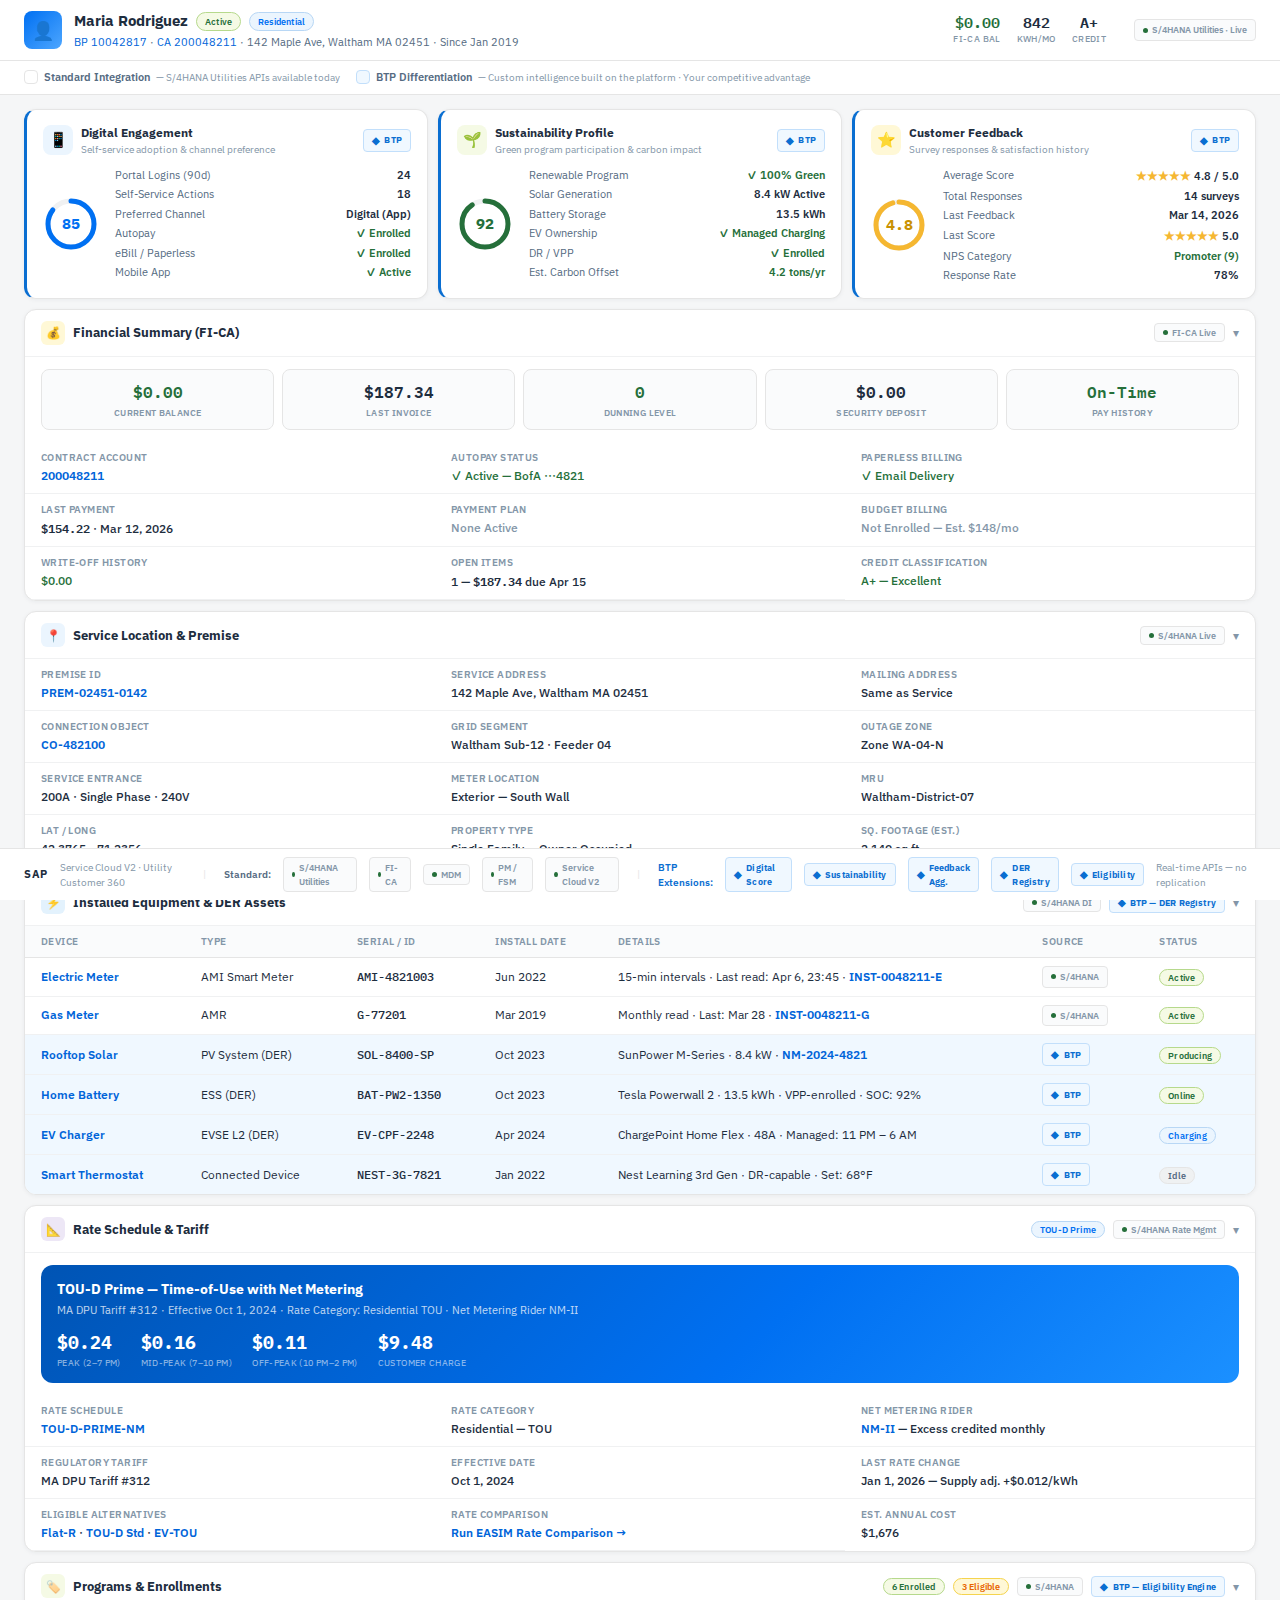
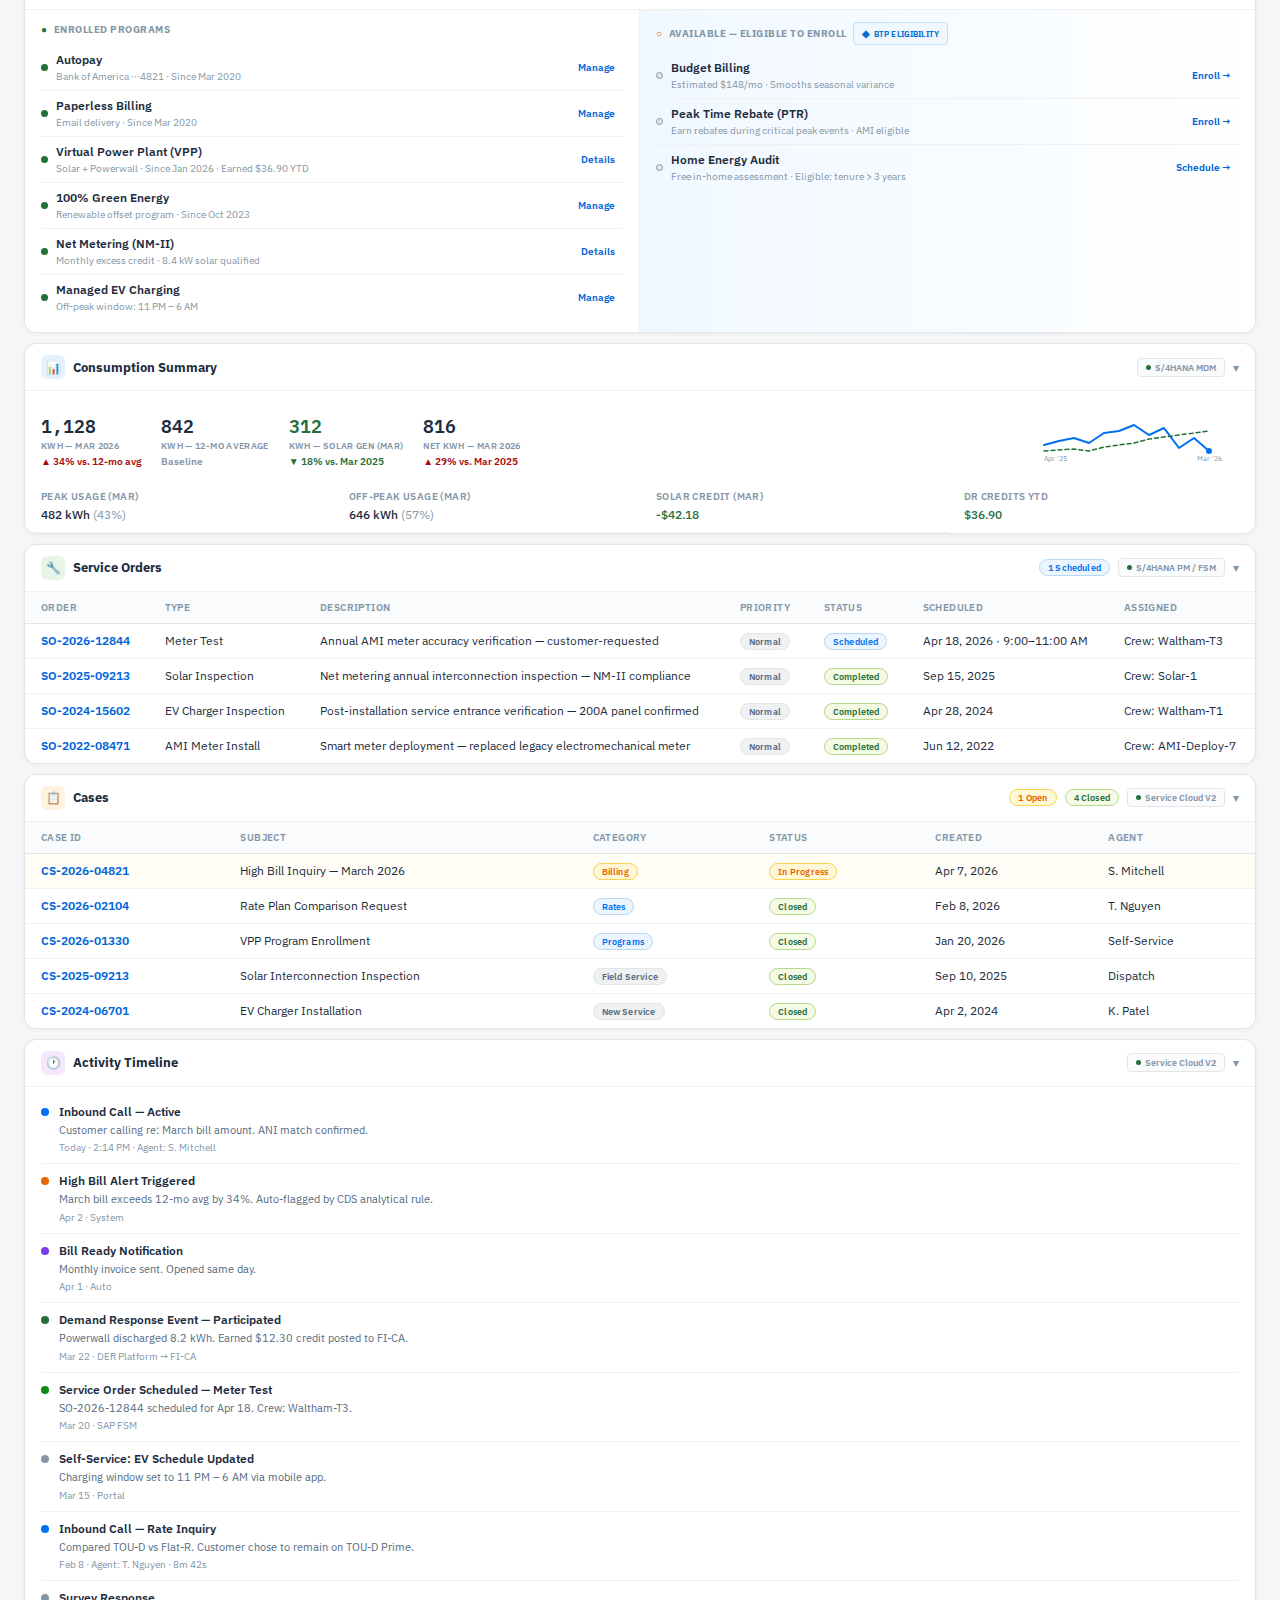
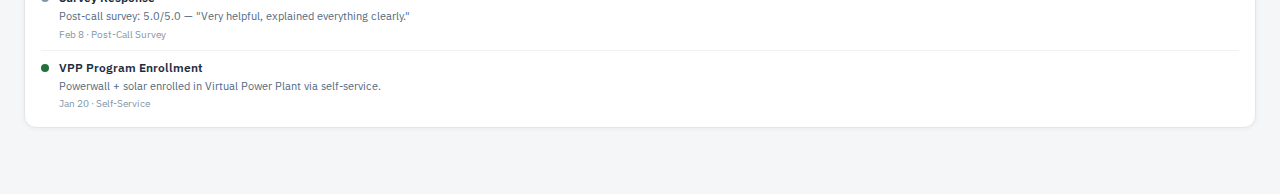
<file: 360.html>
<!DOCTYPE html>
<html lang="en">
<head>
<meta charset="UTF-8">
<meta name="viewport" content="width=1280">
<title>Utility Customer 360</title>
<style>
@import url('https://fonts.googleapis.com/css2?family=IBM+Plex+Sans:wght@300;400;500;600;700&family=IBM+Plex+Mono:wght@400;500;600;700&display=swap');

*{margin:0;padding:0;box-sizing:border-box}

:root{
  --brand:#0070F2;--brand-bg:#EBF5FE;--brand-border:#B8D7F5;
  --pos:#256F3A;--pos-bg:#F5FAE5;--pos-border:#B6D98C;
  --crit:#AA0808;--crit-bg:#FFEBEB;--crit-border:#F4AAAA;
  --warn:#E76500;--warn-bg:#FFF8D6;--warn-border:#F5D44E;
  --info:#0070F2;--info-bg:#EBF5FE;
  --neutral:#556B82;--neutral-bg:#EFF1F2;
  --surf:#FFFFFF;--bg:#F5F6F7;--bg2:#FAFBFC;
  --bdr:#E5E5E5;--bdr-lt:#F0F1F2;
  --txt:#1D2D3E;--txt2:#556B82;--txt3:#8396A8;--link:#0064D9;
  --shadow:0 1px 4px rgba(29,45,62,.05);
  --rs:8px;--rm:12px;--pill:100px;
  /* BTP Differentiation layer accent */
  --btp:#0A6ED1;--btp-bg:#F0F8FF;--btp-border:#C2DFFB;--btp-accent:#D4EDFF;
}

body{
  font-family:'72','IBM Plex Sans',-apple-system,sans-serif;
  background:var(--bg);color:var(--txt);font-size:13px;line-height:1.5;
  min-width:1080px;-webkit-font-smoothing:antialiased;padding-bottom:52px
}

/* ================================================================
   HEADER
   ================================================================ */
.hdr{
  background:var(--surf);border-bottom:1px solid var(--bdr);
  padding:10px 24px;display:flex;align-items:center;gap:12px;
  position:sticky;top:0;z-index:50
}
.hdr-av{
  width:38px;height:38px;border-radius:var(--rs);
  background:linear-gradient(135deg,#0070F2,#4DA6FF);
  display:flex;align-items:center;justify-content:center;
  color:#fff;font-size:18px;flex-shrink:0
}
.hdr-id h2{font-size:15px;font-weight:700;display:flex;align-items:center;gap:8px}
.hdr-id .sub{font-size:11px;color:var(--txt2);margin-top:1px}
.hdr-id .sub a{color:var(--link);text-decoration:none}

.pill{font-size:9px;font-weight:600;padding:2px 8px;border-radius:var(--pill);letter-spacing:.02em}
.pill.pos{background:var(--pos-bg);color:var(--pos);border:1px solid var(--pos-border)}
.pill.info{background:var(--info-bg);color:var(--info);border:1px solid var(--brand-border)}
.pill.warn{background:var(--warn-bg);color:var(--warn);border:1px solid var(--warn-border)}
.pill.crit{background:var(--crit-bg);color:var(--crit);border:1px solid var(--crit-border)}
.pill.ntl{background:var(--neutral-bg);color:var(--neutral);border:1px solid var(--bdr)}

.hdr-kpis{display:flex;gap:16px;margin-left:auto}
.hkpi{text-align:center}
.hkpi .v{font-family:'IBM Plex Mono',monospace;font-size:15px;font-weight:600;line-height:1.2}
.hkpi .v.pos{color:var(--pos)}.hkpi .v.crit{color:var(--crit)}
.hkpi .l{font-size:9px;font-weight:500;color:var(--txt3);text-transform:uppercase;letter-spacing:.04em}

.hdr-right{display:flex;align-items:center;gap:10px;margin-left:16px}

/* Source tags */
.src{
  display:inline-flex;align-items:center;gap:4px;
  font-size:9px;font-weight:600;color:var(--txt3);
  padding:3px 8px;border-radius:4px;background:var(--bg2);border:1px solid var(--bdr)
}
.src .dot{width:5px;height:5px;border-radius:50%;background:var(--pos);animation:pulse 3s ease-in-out infinite}
@keyframes pulse{0%,100%{opacity:1}50%{opacity:.3}}

/* BTP tag — distinct from standard source tag */
.btp-tag{
  display:inline-flex;align-items:center;gap:4px;
  font-size:9px;font-weight:700;color:var(--btp);
  padding:3px 8px;border-radius:4px;background:var(--btp-bg);border:1px solid var(--btp-border);
  letter-spacing:.02em
}
.btp-tag .btp-icon{font-size:10px}

/* ================================================================
   LAYER LEGEND — explains the two visual layers
   ================================================================ */
.layer-legend{
  padding:8px 24px;display:flex;align-items:center;gap:16px;
  background:var(--surf);border-bottom:1px solid var(--bdr);
  font-size:11px;color:var(--txt2)
}
.ll-item{display:flex;align-items:center;gap:6px}
.ll-swatch{width:14px;height:14px;border-radius:4px;border:1.5px solid}
.ll-swatch.std{background:var(--surf);border-color:var(--bdr)}
.ll-swatch.btp{background:var(--btp-bg);border-color:var(--btp-border)}
.ll-label{font-weight:600}
.ll-desc{color:var(--txt3);font-size:10px}

/* ================================================================
   CONTENT
   ================================================================ */
.content{padding:14px 24px;display:flex;flex-direction:column;gap:10px}

/* ================================================================
   SECTION — Standard (white border)
   ================================================================ */
.section{
  background:var(--surf);border:1px solid var(--bdr);border-radius:var(--rm);
  box-shadow:var(--shadow);overflow:hidden
}

/* ================================================================
   SECTION — BTP Extended (blue-tinted left border + subtle bg)
   ================================================================ */
.section.btp{
  border-left:3px solid var(--btp);
  background:var(--surf);
}
.section.btp .sec-trigger{background:linear-gradient(90deg,var(--btp-bg) 0%,var(--surf) 100%)}

/* Shared section mechanics */
.sec-trigger{
  width:100%;display:flex;align-items:center;gap:8px;
  padding:11px 16px;background:none;border:none;cursor:pointer;
  font-family:inherit;text-align:left
}
.sec-trigger:hover{filter:brightness(.98)}
.sec-icon{
  width:24px;height:24px;border-radius:6px;
  display:flex;align-items:center;justify-content:center;font-size:12px;flex-shrink:0
}
.sec-title{font-size:13px;font-weight:700;color:var(--txt);flex:1}
.sec-meta{display:flex;align-items:center;gap:8px}
.sec-chevron{
  font-size:12px;color:var(--txt3);transition:transform .2s ease;display:flex;align-items:center
}
.section.collapsed .sec-chevron{transform:rotate(-90deg)}
.sec-body{border-top:1px solid var(--bdr-lt)}
.section.collapsed .sec-body{display:none}

/* ================================================================
   DATA GRIDS
   ================================================================ */
.dg{display:grid;gap:0}
.dg.c2{grid-template-columns:1fr 1fr}
.dg.c3{grid-template-columns:1fr 1fr 1fr}
.dg.c4{grid-template-columns:1fr 1fr 1fr 1fr}

.df{padding:8px 16px;border-bottom:1px solid var(--bdr-lt)}
.df:last-child{border-bottom:none}
.df .fl{font-size:10px;font-weight:600;text-transform:uppercase;letter-spacing:.04em;color:var(--txt3);margin-bottom:2px}
.df .fv{font-size:12px;font-weight:500;color:var(--txt)}
.df .fv a{color:var(--link);text-decoration:none;font-weight:600}
.df .fv.pos{color:var(--pos)}.df .fv.crit{color:var(--crit)}.df .fv.warn{color:var(--warn)}.df .fv.ntl{color:var(--txt3)}
.df .fv .mono{font-family:'IBM Plex Mono',monospace;font-weight:600}

/* FI-CA boxes */
.fica-row{display:grid;grid-template-columns:repeat(5,1fr);gap:8px;padding:12px 16px}
.fica-box{
  background:var(--bg2);border:1px solid var(--bdr);border-radius:var(--rs);
  padding:10px;text-align:center
}
.fica-box .fb-val{font-family:'IBM Plex Mono',monospace;font-size:16px;font-weight:600}
.fica-box .fb-val.pos{color:var(--pos)}.fica-box .fb-val.crit{color:var(--crit)}.fica-box .fb-val.warn{color:var(--warn)}
.fica-box .fb-label{font-size:9px;font-weight:600;text-transform:uppercase;letter-spacing:.04em;color:var(--txt3);margin-top:2px}

/* Rate card */
.rate-card{
  background:linear-gradient(135deg,#0054B4 0%,#0070F2 60%,#1B90FF 100%);
  border-radius:var(--rm);padding:14px 16px;color:#fff;margin:12px 16px
}
.rc-name{font-size:14px;font-weight:700}
.rc-sub{font-size:11px;opacity:.75;margin-top:2px}
.rc-rates{display:flex;gap:20px;margin-top:10px}
.rc-item .rc-v{font-family:'IBM Plex Mono',monospace;font-size:18px;font-weight:700}
.rc-item .rc-l{font-size:9px;text-transform:uppercase;letter-spacing:.04em;opacity:.6}

/* Equipment table */
.eq-table{width:100%;border-collapse:collapse}
.eq-table th{
  text-align:left;padding:8px 16px;font-size:10px;font-weight:600;
  text-transform:uppercase;letter-spacing:.04em;color:var(--txt3);
  background:var(--bg2);border-bottom:1px solid var(--bdr)
}
.eq-table td{padding:8px 16px;font-size:12px;border-bottom:1px solid var(--bdr-lt);vertical-align:middle}
.eq-table tr:last-child td{border-bottom:none}
.eq-table a{color:var(--link);text-decoration:none;font-weight:600}
.eq-table .mono{font-family:'IBM Plex Mono',monospace;font-weight:500}

/* Programs grid */
.prog-grid{display:grid;grid-template-columns:1fr 1fr;gap:0}
.prog-section{padding:12px 16px}
.prog-section h4{
  font-size:10px;font-weight:700;text-transform:uppercase;
  letter-spacing:.05em;color:var(--txt3);margin-bottom:8px;display:flex;align-items:center;gap:6px
}
.prog-item{display:flex;align-items:center;gap:8px;padding:6px 0;border-bottom:1px solid var(--bdr-lt)}
.prog-item:last-child{border-bottom:none}
.prog-dot{width:7px;height:7px;border-radius:50%;flex-shrink:0}
.prog-dot.on{background:var(--pos)}.prog-dot.off{background:var(--bdr);border:1.5px solid var(--txt3)}
.prog-info{flex:1}
.prog-info .pn{font-size:12px;font-weight:600;color:var(--txt)}
.prog-info .pd{font-size:10px;color:var(--txt3)}
.prog-action{
  font-size:10px;font-weight:600;color:var(--link);
  cursor:pointer;padding:3px 8px;border-radius:4px;
  background:transparent;border:none;font-family:inherit
}
.prog-action:hover{background:var(--brand-bg)}

/* Score strip */
.score-strip{display:grid;grid-template-columns:1fr 1fr 1fr;gap:10px}
.score-card{
  background:var(--surf);border:1px solid var(--bdr);border-radius:var(--rm);
  padding:14px 16px;box-shadow:var(--shadow);overflow:hidden;position:relative
}
/* BTP score cards get the blue left accent */
.score-card.btp{border-left:3px solid var(--btp)}
.score-card .sc-header{display:flex;align-items:center;gap:8px;margin-bottom:10px}
.sc-icon{
  width:30px;height:30px;border-radius:var(--rs);
  display:flex;align-items:center;justify-content:center;font-size:15px;flex-shrink:0
}
.sc-title{font-size:12px;font-weight:700;color:var(--txt)}
.sc-subtitle{font-size:10px;color:var(--txt3);font-weight:400}
.score-ring-row{display:flex;align-items:center;gap:16px}
.score-ring{position:relative;width:56px;height:56px;flex-shrink:0}
.score-ring svg{transform:rotate(-90deg)}
.score-ring .ring-bg{fill:none;stroke:var(--bdr-lt);stroke-width:5}
.score-ring .ring-fill{fill:none;stroke-width:5;stroke-linecap:round}
.score-ring .ring-label{
  position:absolute;top:50%;left:50%;transform:translate(-50%,-50%);
  font-family:'IBM Plex Mono',monospace;font-size:15px;font-weight:700
}
.score-details{flex:1;display:flex;flex-direction:column;gap:3px}
.sd-row{display:flex;justify-content:space-between;align-items:center}
.sd-row .sd-label{font-size:11px;color:var(--txt2)}
.sd-row .sd-val{font-size:11px;font-weight:600;color:var(--txt)}
.sd-row .sd-val.pos{color:var(--pos)}
.stars{display:inline-flex;gap:1px;font-size:12px;color:#F5B731}

/* Timeline */
.tl-list{padding:8px 16px}
.tl-item{display:flex;gap:10px;padding:8px 0;border-bottom:1px solid var(--bdr-lt)}
.tl-item:last-child{border-bottom:none}
.tl-dot{width:8px;height:8px;border-radius:50%;margin-top:5px;flex-shrink:0}
.tl-dot.phone{background:var(--brand)}.tl-dot.system{background:var(--txt3)}
.tl-dot.email{background:#7C3AED}.tl-dot.success{background:var(--pos)}
.tl-dot.alert{background:var(--warn)}.tl-dot.field{background:#0E8A16}
.tl-body .tl-t{font-size:12px;font-weight:600;color:var(--txt)}
.tl-body .tl-d{font-size:11px;color:var(--txt2);line-height:1.5;margin-top:1px}
.tl-body .tl-time{font-size:10px;color:var(--txt3);margin-top:2px}

/* Usage compact */
.usage-row{display:grid;grid-template-columns:1fr 200px;gap:16px;padding:12px 16px;align-items:end}
.usage-stats{display:flex;gap:20px;flex-wrap:wrap}
.usage-stat .us-v{font-family:'IBM Plex Mono',monospace;font-size:18px;font-weight:600}
.usage-stat .us-l{font-size:9px;font-weight:600;text-transform:uppercase;letter-spacing:.04em;color:var(--txt3)}
.usage-stat .us-delta{font-size:10px;font-weight:600;margin-top:1px}
.usage-stat .us-delta.up{color:var(--crit)}.usage-stat .us-delta.dn{color:var(--pos)}

/* Integration footer */
.int-footer{
  position:fixed;bottom:0;left:0;right:0;
  background:var(--surf);border-top:1px solid var(--bdr);
  padding:8px 24px;display:flex;align-items:center;gap:12px;
  font-size:10px;color:var(--txt3);z-index:50
}
.int-footer .sap-mark{font-weight:700;font-size:11px;color:var(--txt);letter-spacing:.5px}
</style>
</head>
<body>

<!-- ================================================================
     HEADER
     ================================================================ -->
<div class="hdr">
  <div class="hdr-av">👤</div>
  <div class="hdr-id">
    <h2>
      <span id="bp-name">Maria Rodriguez</span>
      <span class="pill pos">Active</span>
      <span class="pill info">Residential</span>
    </h2>
    <div class="sub">
      <a href="#">BP <span id="bp-number">10042817</span></a> · <a href="#">CA <span id="ca-number">200048211</span></a> · 142 Maple Ave, Waltham MA 02451 · Since Jan 2019
    </div>
  </div>
  <div class="hdr-kpis">
    <div class="hkpi"><div class="v pos">$0.00</div><div class="l">FI-CA Bal</div></div>
    <div class="hkpi"><div class="v">842</div><div class="l">kWh/mo</div></div>
    <div class="hkpi"><div class="v">A+</div><div class="l">Credit</div></div>
  </div>
  <div class="hdr-right">
    <span class="src"><span class="dot"></span> S/4HANA Utilities · Live</span>
  </div>
</div>

<!-- ================================================================
     LAYER LEGEND
     ================================================================ -->
<div class="layer-legend">
  <div class="ll-item">
    <div class="ll-swatch std"></div>
    <span class="ll-label">Standard Integration</span>
    <span class="ll-desc">— S/4HANA Utilities APIs available today</span>
  </div>
  <div class="ll-item">
    <div class="ll-swatch btp"></div>
    <span class="ll-label">BTP Differentiation</span>
    <span class="ll-desc">— Custom intelligence built on the platform · Your competitive advantage</span>
  </div>
</div>

<div class="content">

<!-- ================================================================
     BTP LAYER — SCORE STRIP (Digital, Green, Feedback)
     ================================================================ -->
<div class="score-strip">

  <!-- Digital Engagement — BTP -->
  <div class="score-card btp">
    <div class="sc-header">
      <div class="sc-icon" style="background:var(--brand-bg);color:var(--brand)">📱</div>
      <div><div class="sc-title">Digital Engagement</div><div class="sc-subtitle">Self-service adoption & channel preference</div></div>
      <span class="btp-tag" style="margin-left:auto"><span class="btp-icon">◆</span> BTP</span>
    </div>
    <div class="score-ring-row">
      <div class="score-ring">
        <svg viewBox="0 0 56 56" width="56" height="56">
          <circle cx="28" cy="28" r="23" class="ring-bg"/>
          <circle cx="28" cy="28" r="23" class="ring-fill" stroke="var(--brand)" stroke-dasharray="144.51" stroke-dashoffset="21.68"/>
        </svg>
        <div class="ring-label" style="color:var(--brand)">85</div>
      </div>
      <div class="score-details">
        <div class="sd-row"><span class="sd-label">Portal Logins (90d)</span><span class="sd-val">24</span></div>
        <div class="sd-row"><span class="sd-label">Self-Service Actions</span><span class="sd-val">18</span></div>
        <div class="sd-row"><span class="sd-label">Preferred Channel</span><span class="sd-val">Digital (App)</span></div>
        <div class="sd-row"><span class="sd-label">Autopay</span><span class="sd-val pos">✓ Enrolled</span></div>
        <div class="sd-row"><span class="sd-label">eBill / Paperless</span><span class="sd-val pos">✓ Enrolled</span></div>
        <div class="sd-row"><span class="sd-label">Mobile App</span><span class="sd-val pos">✓ Active</span></div>
      </div>
    </div>
  </div>

  <!-- Sustainability — BTP -->
  <div class="score-card btp">
    <div class="sc-header">
      <div class="sc-icon" style="background:var(--pos-bg);color:var(--pos)">🌱</div>
      <div><div class="sc-title">Sustainability Profile</div><div class="sc-subtitle">Green program participation & carbon impact</div></div>
      <span class="btp-tag" style="margin-left:auto"><span class="btp-icon">◆</span> BTP</span>
    </div>
    <div class="score-ring-row">
      <div class="score-ring">
        <svg viewBox="0 0 56 56" width="56" height="56">
          <circle cx="28" cy="28" r="23" class="ring-bg"/>
          <circle cx="28" cy="28" r="23" class="ring-fill" stroke="var(--pos)" stroke-dasharray="144.51" stroke-dashoffset="14.45"/>
        </svg>
        <div class="ring-label" style="color:var(--pos)">92</div>
      </div>
      <div class="score-details">
        <div class="sd-row"><span class="sd-label">Renewable Program</span><span class="sd-val pos">✓ 100% Green</span></div>
        <div class="sd-row"><span class="sd-label">Solar Generation</span><span class="sd-val">8.4 kW Active</span></div>
        <div class="sd-row"><span class="sd-label">Battery Storage</span><span class="sd-val">13.5 kWh</span></div>
        <div class="sd-row"><span class="sd-label">EV Ownership</span><span class="sd-val pos">✓ Managed Charging</span></div>
        <div class="sd-row"><span class="sd-label">DR / VPP</span><span class="sd-val pos">✓ Enrolled</span></div>
        <div class="sd-row"><span class="sd-label">Est. Carbon Offset</span><span class="sd-val pos">4.2 tons/yr</span></div>
      </div>
    </div>
  </div>

  <!-- Customer Feedback — BTP (aggregated from V2 surveys) -->
  <div class="score-card btp">
    <div class="sc-header">
      <div class="sc-icon" style="background:var(--warn-bg);color:var(--warn)">⭐</div>
      <div><div class="sc-title">Customer Feedback</div><div class="sc-subtitle">Survey responses & satisfaction history</div></div>
      <span class="btp-tag" style="margin-left:auto"><span class="btp-icon">◆</span> BTP</span>
    </div>
    <div class="score-ring-row">
      <div class="score-ring">
        <svg viewBox="0 0 56 56" width="56" height="56">
          <circle cx="28" cy="28" r="23" class="ring-bg"/>
          <circle cx="28" cy="28" r="23" class="ring-fill" stroke="#F5B731" stroke-dasharray="144.51" stroke-dashoffset="7.23"/>
        </svg>
        <div class="ring-label" style="color:#C99100">4.8</div>
      </div>
      <div class="score-details">
        <div class="sd-row"><span class="sd-label">Average Score</span><span class="sd-val"><span class="stars">★★★★★</span> 4.8 / 5.0</span></div>
        <div class="sd-row"><span class="sd-label">Total Responses</span><span class="sd-val">14 surveys</span></div>
        <div class="sd-row"><span class="sd-label">Last Feedback</span><span class="sd-val">Mar 14, 2026</span></div>
        <div class="sd-row"><span class="sd-label">Last Score</span><span class="sd-val"><span class="stars">★★★★★</span> 5.0</span></div>
        <div class="sd-row"><span class="sd-label">NPS Category</span><span class="sd-val pos">Promoter (9)</span></div>
        <div class="sd-row"><span class="sd-label">Response Rate</span><span class="sd-val">78%</span></div>
      </div>
    </div>
  </div>

</div>

<!-- ================================================================
     STANDARD LAYER — Financial Summary (FI-CA)
     ================================================================ -->
<div class="section" id="sec-fica">
  <button class="sec-trigger" onclick="toggle('sec-fica')">
    <div class="sec-icon" style="background:var(--warn-bg);color:var(--warn)">💰</div>
    <span class="sec-title">Financial Summary (FI-CA)</span>
    <div class="sec-meta">
      <span class="src"><span class="dot"></span> FI-CA Live</span>
      <span class="sec-chevron">▾</span>
    </div>
  </button>
  <div class="sec-body">
    <div class="fica-row">
      <div class="fica-box"><div class="fb-val pos">$0.00</div><div class="fb-label">Current Balance</div></div>
      <div class="fica-box"><div class="fb-val">$187.34</div><div class="fb-label">Last Invoice</div></div>
      <div class="fica-box"><div class="fb-val pos">0</div><div class="fb-label">Dunning Level</div></div>
      <div class="fica-box"><div class="fb-val">$0.00</div><div class="fb-label">Security Deposit</div></div>
      <div class="fica-box"><div class="fb-val pos">On-Time</div><div class="fb-label">Pay History</div></div>
    </div>
    <div class="dg c3">
      <div class="df"><div class="fl">Contract Account</div><div class="fv"><a href="#"><span class="ca-ref">200048211</span></a></div></div>
      <div class="df"><div class="fl">Autopay Status</div><div class="fv pos">✓ Active — BofA ···4821</div></div>
      <div class="df"><div class="fl">Paperless Billing</div><div class="fv pos">✓ Email Delivery</div></div>
      <div class="df"><div class="fl">Last Payment</div><div class="fv"><span class="mono">$154.22</span> · Mar 12, 2026</div></div>
      <div class="df"><div class="fl">Payment Plan</div><div class="fv ntl">None Active</div></div>
      <div class="df"><div class="fl">Budget Billing</div><div class="fv ntl">Not Enrolled — Est. $148/mo</div></div>
      <div class="df"><div class="fl">Write-Off History</div><div class="fv pos">$0.00</div></div>
      <div class="df"><div class="fl">Open Items</div><div class="fv">1 — <span class="mono">$187.34</span> due Apr 15</div></div>
      <div class="df"><div class="fl">Credit Classification</div><div class="fv pos">A+ — Excellent</div></div>
    </div>
  </div>
</div>

<!-- ================================================================
     STANDARD LAYER — Service Location / Premise
     ================================================================ -->
<div class="section" id="sec-premise">
  <button class="sec-trigger" onclick="toggle('sec-premise')">
    <div class="sec-icon" style="background:var(--brand-bg);color:var(--brand)">📍</div>
    <span class="sec-title">Service Location & Premise</span>
    <div class="sec-meta">
      <span class="src"><span class="dot"></span> S/4HANA Live</span>
      <span class="sec-chevron">▾</span>
    </div>
  </button>
  <div class="sec-body">
    <div class="dg c3">
      <div class="df"><div class="fl">Premise ID</div><div class="fv"><a href="#">PREM-02451-0142</a></div></div>
      <div class="df"><div class="fl">Service Address</div><div class="fv">142 Maple Ave, Waltham MA 02451</div></div>
      <div class="df"><div class="fl">Mailing Address</div><div class="fv">Same as Service</div></div>
      <div class="df"><div class="fl">Connection Object</div><div class="fv"><a href="#">CO-482100</a></div></div>
      <div class="df"><div class="fl">Grid Segment</div><div class="fv">Waltham Sub-12 · Feeder 04</div></div>
      <div class="df"><div class="fl">Outage Zone</div><div class="fv">Zone WA-04-N</div></div>
      <div class="df"><div class="fl">Service Entrance</div><div class="fv">200A · Single Phase · 240V</div></div>
      <div class="df"><div class="fl">Meter Location</div><div class="fv">Exterior — South Wall</div></div>
      <div class="df"><div class="fl">MRU</div><div class="fv">Waltham-District-07</div></div>
      <div class="df"><div class="fl">Lat / Long</div><div class="fv mono">42.3765, -71.2356</div></div>
      <div class="df"><div class="fl">Property Type</div><div class="fv">Single Family — Owner Occupied</div></div>
      <div class="df"><div class="fl">Sq. Footage (Est.)</div><div class="fv">2,140 sq ft</div></div>
    </div>
  </div>
</div>

<!-- ================================================================
     STANDARD LAYER — Installed Equipment
     BTP LAYER — DER Assets (combined section, mixed sources)
     ================================================================ -->
<div class="section" id="sec-equip">
  <button class="sec-trigger" onclick="toggle('sec-equip')">
    <div class="sec-icon" style="background:#E3F2FD;color:#0277BD">⚡</div>
    <span class="sec-title">Installed Equipment & DER Assets</span>
    <div class="sec-meta">
      <span class="src"><span class="dot"></span> S/4HANA DI</span>
      <span class="btp-tag"><span class="btp-icon">◆</span> BTP — DER Registry</span>
      <span class="sec-chevron">▾</span>
    </div>
  </button>
  <div class="sec-body">
    <table class="eq-table">
      <thead>
        <tr><th>Device</th><th>Type</th><th>Serial / ID</th><th>Install Date</th><th>Details</th><th>Source</th><th>Status</th></tr>
      </thead>
      <tbody>
        <tr>
          <td><a href="#">Electric Meter</a></td><td>AMI Smart Meter</td><td class="mono">AMI-4821003</td><td>Jun 2022</td>
          <td>15-min intervals · Last read: Apr 6, 23:45 · <a href="#">INST-0048211-E</a></td>
          <td><span class="src"><span class="dot"></span> S/4HANA</span></td>
          <td><span class="pill pos">Active</span></td>
        </tr>
        <tr>
          <td><a href="#">Gas Meter</a></td><td>AMR</td><td class="mono">G-77201</td><td>Mar 2019</td>
          <td>Monthly read · Last: Mar 28 · <a href="#">INST-0048211-G</a></td>
          <td><span class="src"><span class="dot"></span> S/4HANA</span></td>
          <td><span class="pill pos">Active</span></td>
        </tr>
        <tr style="background:var(--btp-bg)">
          <td><a href="#">Rooftop Solar</a></td><td>PV System (DER)</td><td class="mono">SOL-8400-SP</td><td>Oct 2023</td>
          <td>SunPower M-Series · 8.4 kW · <a href="#">NM-2024-4821</a></td>
          <td><span class="btp-tag"><span class="btp-icon">◆</span> BTP</span></td>
          <td><span class="pill pos">Producing</span></td>
        </tr>
        <tr style="background:var(--btp-bg)">
          <td><a href="#">Home Battery</a></td><td>ESS (DER)</td><td class="mono">BAT-PW2-1350</td><td>Oct 2023</td>
          <td>Tesla Powerwall 2 · 13.5 kWh · VPP-enrolled · SOC: 92%</td>
          <td><span class="btp-tag"><span class="btp-icon">◆</span> BTP</span></td>
          <td><span class="pill pos">Online</span></td>
        </tr>
        <tr style="background:var(--btp-bg)">
          <td><a href="#">EV Charger</a></td><td>EVSE L2 (DER)</td><td class="mono">EV-CPF-2248</td><td>Apr 2024</td>
          <td>ChargePoint Home Flex · 48A · Managed: 11 PM – 6 AM</td>
          <td><span class="btp-tag"><span class="btp-icon">◆</span> BTP</span></td>
          <td><span class="pill info">Charging</span></td>
        </tr>
        <tr style="background:var(--btp-bg)">
          <td><a href="#">Smart Thermostat</a></td><td>Connected Device</td><td class="mono">NEST-3G-7821</td><td>Jan 2022</td>
          <td>Nest Learning 3rd Gen · DR-capable · Set: 68°F</td>
          <td><span class="btp-tag"><span class="btp-icon">◆</span> BTP</span></td>
          <td><span class="pill ntl">Idle</span></td>
        </tr>
      </tbody>
    </table>
  </div>
</div>

<!-- ================================================================
     STANDARD LAYER — Rate Schedule
     ================================================================ -->
<div class="section" id="sec-rate">
  <button class="sec-trigger" onclick="toggle('sec-rate')">
    <div class="sec-icon" style="background:#EDE7F6;color:#5E35B1">📐</div>
    <span class="sec-title">Rate Schedule & Tariff</span>
    <div class="sec-meta">
      <span class="pill info">TOU-D Prime</span>
      <span class="src"><span class="dot"></span> S/4HANA Rate Mgmt</span>
      <span class="sec-chevron">▾</span>
    </div>
  </button>
  <div class="sec-body">
    <div class="rate-card">
      <div class="rc-name">TOU-D Prime — Time-of-Use with Net Metering</div>
      <div class="rc-sub">MA DPU Tariff #312 · Effective Oct 1, 2024 · Rate Category: Residential TOU · Net Metering Rider NM-II</div>
      <div class="rc-rates">
        <div class="rc-item"><div class="rc-v">$0.24</div><div class="rc-l">Peak (2–7 PM)</div></div>
        <div class="rc-item"><div class="rc-v">$0.16</div><div class="rc-l">Mid-Peak (7–10 PM)</div></div>
        <div class="rc-item"><div class="rc-v">$0.11</div><div class="rc-l">Off-Peak (10 PM–2 PM)</div></div>
        <div class="rc-item"><div class="rc-v">$9.48</div><div class="rc-l">Customer Charge</div></div>
      </div>
    </div>
    <div class="dg c3">
      <div class="df"><div class="fl">Rate Schedule</div><div class="fv"><a href="#">TOU-D-PRIME-NM</a></div></div>
      <div class="df"><div class="fl">Rate Category</div><div class="fv">Residential — TOU</div></div>
      <div class="df"><div class="fl">Net Metering Rider</div><div class="fv"><a href="#">NM-II</a> — Excess credited monthly</div></div>
      <div class="df"><div class="fl">Regulatory Tariff</div><div class="fv">MA DPU Tariff #312</div></div>
      <div class="df"><div class="fl">Effective Date</div><div class="fv">Oct 1, 2024</div></div>
      <div class="df"><div class="fl">Last Rate Change</div><div class="fv">Jan 1, 2026 — Supply adj. +$0.012/kWh</div></div>
      <div class="df"><div class="fl">Eligible Alternatives</div><div class="fv"><a href="#">Flat-R</a> · <a href="#">TOU-D Std</a> · <a href="#">EV-TOU</a></div></div>
      <div class="df"><div class="fl">Rate Comparison</div><div class="fv"><a href="#">Run EASIM Rate Comparison →</a></div></div>
      <div class="df"><div class="fl">Est. Annual Cost</div><div class="fv mono">$1,676</div></div>
    </div>
  </div>
</div>

<!-- ================================================================
     STANDARD + BTP — Programs (Enrolled + Available)
     ================================================================ -->
<div class="section" id="sec-prog">
  <button class="sec-trigger" onclick="toggle('sec-prog')">
    <div class="sec-icon" style="background:var(--pos-bg);color:var(--pos)">🏷️</div>
    <span class="sec-title">Programs & Enrollments</span>
    <div class="sec-meta">
      <span class="pill pos">6 Enrolled</span>
      <span class="pill warn">3 Eligible</span>
      <span class="src"><span class="dot"></span> S/4HANA</span>
      <span class="btp-tag"><span class="btp-icon">◆</span> BTP — Eligibility Engine</span>
      <span class="sec-chevron">▾</span>
    </div>
  </button>
  <div class="sec-body">
    <div class="prog-grid">
      <div class="prog-section" style="border-right:1px solid var(--bdr-lt)">
        <h4><span style="color:var(--pos)">●</span> Enrolled Programs</h4>
        <div class="prog-item"><div class="prog-dot on"></div><div class="prog-info"><div class="pn">Autopay</div><div class="pd">Bank of America ···4821 · Since Mar 2020</div></div><button class="prog-action">Manage</button></div>
        <div class="prog-item"><div class="prog-dot on"></div><div class="prog-info"><div class="pn">Paperless Billing</div><div class="pd">Email delivery · Since Mar 2020</div></div><button class="prog-action">Manage</button></div>
        <div class="prog-item"><div class="prog-dot on"></div><div class="prog-info"><div class="pn">Virtual Power Plant (VPP)</div><div class="pd">Solar + Powerwall · Since Jan 2026 · Earned $36.90 YTD</div></div><button class="prog-action">Details</button></div>
        <div class="prog-item"><div class="prog-dot on"></div><div class="prog-info"><div class="pn">100% Green Energy</div><div class="pd">Renewable offset program · Since Oct 2023</div></div><button class="prog-action">Manage</button></div>
        <div class="prog-item"><div class="prog-dot on"></div><div class="prog-info"><div class="pn">Net Metering (NM-II)</div><div class="pd">Monthly excess credit · 8.4 kW solar qualified</div></div><button class="prog-action">Details</button></div>
        <div class="prog-item"><div class="prog-dot on"></div><div class="prog-info"><div class="pn">Managed EV Charging</div><div class="pd">Off-peak window: 11 PM – 6 AM</div></div><button class="prog-action">Manage</button></div>
      </div>
      <div class="prog-section" style="background:linear-gradient(90deg,var(--btp-bg),var(--surf))">
        <h4><span style="color:var(--warn)">○</span> Available — Eligible to Enroll <span class="btp-tag" style="font-size:8px"><span class="btp-icon">◆</span> BTP Eligibility</span></h4>
        <div class="prog-item"><div class="prog-dot off"></div><div class="prog-info"><div class="pn">Budget Billing</div><div class="pd">Estimated $148/mo · Smooths seasonal variance</div></div><button class="prog-action">Enroll →</button></div>
        <div class="prog-item"><div class="prog-dot off"></div><div class="prog-info"><div class="pn">Peak Time Rebate (PTR)</div><div class="pd">Earn rebates during critical peak events · AMI eligible</div></div><button class="prog-action">Enroll →</button></div>
        <div class="prog-item"><div class="prog-dot off"></div><div class="prog-info"><div class="pn">Home Energy Audit</div><div class="pd">Free in-home assessment · Eligible: tenure &gt; 3 years</div></div><button class="prog-action">Schedule →</button></div>
      </div>
    </div>
  </div>
</div>

<!-- ================================================================
     STANDARD LAYER — Consumption Summary
     ================================================================ -->
<div class="section" id="sec-usage">
  <button class="sec-trigger" onclick="toggle('sec-usage')">
    <div class="sec-icon" style="background:#E3F2FD;color:#0277BD">📊</div>
    <span class="sec-title">Consumption Summary</span>
    <div class="sec-meta">
      <span class="src"><span class="dot"></span> S/4HANA MDM</span>
      <span class="sec-chevron">▾</span>
    </div>
  </button>
  <div class="sec-body">
    <div class="usage-row">
      <div class="usage-stats">
        <div class="usage-stat"><div class="us-v">1,128</div><div class="us-l">kWh — Mar 2026</div><div class="us-delta up">▲ 34% vs. 12-mo avg</div></div>
        <div class="usage-stat"><div class="us-v">842</div><div class="us-l">kWh — 12-mo Average</div><div class="us-delta" style="color:var(--txt3)">Baseline</div></div>
        <div class="usage-stat"><div class="us-v" style="color:var(--pos)">312</div><div class="us-l">kWh — Solar Gen (Mar)</div><div class="us-delta dn">▼ 18% vs. Mar 2025</div></div>
        <div class="usage-stat"><div class="us-v">816</div><div class="us-l">Net kWh — Mar 2026</div><div class="us-delta up">▲ 29% vs. Mar 2025</div></div>
      </div>
      <div>
        <svg viewBox="0 0 200 60" style="width:200px;height:60px">
          <polyline points="5,42 20,38 35,35 50,40 65,30 80,28 95,22 110,32 125,25 140,45 155,35 170,48" fill="none" stroke="var(--brand)" stroke-width="2" stroke-linecap="round" stroke-linejoin="round"/>
          <polyline points="5,48 20,47 35,46 50,48 65,44 80,42 95,40 110,36 125,34 140,32 155,30 170,28" fill="none" stroke="var(--pos)" stroke-width="1.5" stroke-linecap="round" stroke-linejoin="round" stroke-dasharray="4,3"/>
          <text x="5" y="58" fill="var(--txt3)" font-size="7" font-family="'IBM Plex Sans'">Apr '25</text>
          <text x="158" y="58" fill="var(--txt3)" font-size="7" font-family="'IBM Plex Sans'">Mar '26</text>
          <circle cx="170" cy="48" r="3" fill="var(--brand)"/>
        </svg>
      </div>
    </div>
    <div class="dg c4">
      <div class="df"><div class="fl">Peak Usage (Mar)</div><div class="fv mono">482 kWh <span style="font-weight:400;color:var(--txt3)">(43%)</span></div></div>
      <div class="df"><div class="fl">Off-Peak Usage (Mar)</div><div class="fv mono">646 kWh <span style="font-weight:400;color:var(--txt3)">(57%)</span></div></div>
      <div class="df"><div class="fl">Solar Credit (Mar)</div><div class="fv pos mono">-$42.18</div></div>
      <div class="df"><div class="fl">DR Credits YTD</div><div class="fv pos mono">$36.90</div></div>
    </div>
  </div>
</div>

<!-- ================================================================
     STANDARD LAYER — Service Orders (NEW)
     ================================================================ -->
<div class="section" id="sec-so">
  <button class="sec-trigger" onclick="toggle('sec-so')">
    <div class="sec-icon" style="background:#E8F5E9;color:var(--pos)">🔧</div>
    <span class="sec-title">Service Orders</span>
    <div class="sec-meta">
      <span class="pill info">1 Scheduled</span>
      <span class="src"><span class="dot"></span> S/4HANA PM / FSM</span>
      <span class="sec-chevron">▾</span>
    </div>
  </button>
  <div class="sec-body">
    <table class="eq-table">
      <thead>
        <tr><th>Order</th><th>Type</th><th>Description</th><th>Priority</th><th>Status</th><th>Scheduled</th><th>Assigned</th></tr>
      </thead>
      <tbody>
        <tr>
          <td><a href="#">SO-2026-12844</a></td><td>Meter Test</td>
          <td>Annual AMI meter accuracy verification — customer-requested</td>
          <td><span class="pill ntl">Normal</span></td>
          <td><span class="pill info">Scheduled</span></td>
          <td>Apr 18, 2026 · 9:00–11:00 AM</td>
          <td>Crew: Waltham-T3</td>
        </tr>
        <tr>
          <td><a href="#">SO-2025-09213</a></td><td>Solar Inspection</td>
          <td>Net metering annual interconnection inspection — NM-II compliance</td>
          <td><span class="pill ntl">Normal</span></td>
          <td><span class="pill pos">Completed</span></td>
          <td>Sep 15, 2025</td>
          <td>Crew: Solar-1</td>
        </tr>
        <tr>
          <td><a href="#">SO-2024-15602</a></td><td>EV Charger Inspection</td>
          <td>Post-installation service entrance verification — 200A panel confirmed</td>
          <td><span class="pill ntl">Normal</span></td>
          <td><span class="pill pos">Completed</span></td>
          <td>Apr 28, 2024</td>
          <td>Crew: Waltham-T1</td>
        </tr>
        <tr>
          <td><a href="#">SO-2022-08471</a></td><td>AMI Meter Install</td>
          <td>Smart meter deployment — replaced legacy electromechanical meter</td>
          <td><span class="pill ntl">Normal</span></td>
          <td><span class="pill pos">Completed</span></td>
          <td>Jun 12, 2022</td>
          <td>Crew: AMI-Deploy-7</td>
        </tr>
      </tbody>
    </table>
  </div>
</div>

<!-- ================================================================
     STANDARD LAYER — Cases
     ================================================================ -->
<div class="section" id="sec-cases">
  <button class="sec-trigger" onclick="toggle('sec-cases')">
    <div class="sec-icon" style="background:#FFF3E0;color:#E65100">📋</div>
    <span class="sec-title">Cases</span>
    <div class="sec-meta">
      <span class="pill warn">1 Open</span>
      <span class="pill pos">4 Closed</span>
      <span class="src"><span class="dot"></span> Service Cloud V2</span>
      <span class="sec-chevron">▾</span>
    </div>
  </button>
  <div class="sec-body">
    <table class="eq-table">
      <thead>
        <tr><th>Case ID</th><th>Subject</th><th>Category</th><th>Status</th><th>Created</th><th>Agent</th></tr>
      </thead>
      <tbody>
        <tr style="background:#FFFDF5">
          <td><a href="#">CS-2026-04821</a></td><td>High Bill Inquiry — March 2026</td>
          <td><span class="pill warn">Billing</span></td><td><span class="pill warn">In Progress</span></td>
          <td>Apr 7, 2026</td><td>S. Mitchell</td>
        </tr>
        <tr>
          <td><a href="#">CS-2026-02104</a></td><td>Rate Plan Comparison Request</td>
          <td><span class="pill info">Rates</span></td><td><span class="pill pos">Closed</span></td>
          <td>Feb 8, 2026</td><td>T. Nguyen</td>
        </tr>
        <tr>
          <td><a href="#">CS-2026-01330</a></td><td>VPP Program Enrollment</td>
          <td><span class="pill info">Programs</span></td><td><span class="pill pos">Closed</span></td>
          <td>Jan 20, 2026</td><td>Self-Service</td>
        </tr>
        <tr>
          <td><a href="#">CS-2025-09213</a></td><td>Solar Interconnection Inspection</td>
          <td><span class="pill ntl">Field Service</span></td><td><span class="pill pos">Closed</span></td>
          <td>Sep 10, 2025</td><td>Dispatch</td>
        </tr>
        <tr>
          <td><a href="#">CS-2024-06701</a></td><td>EV Charger Installation</td>
          <td><span class="pill ntl">New Service</span></td><td><span class="pill pos">Closed</span></td>
          <td>Apr 2, 2024</td><td>K. Patel</td>
        </tr>
      </tbody>
    </table>
  </div>
</div>

<!-- ================================================================
     STANDARD LAYER — Activity Timeline
     ================================================================ -->
<div class="section" id="sec-timeline">
  <button class="sec-trigger" onclick="toggle('sec-timeline')">
    <div class="sec-icon" style="background:#F3E8FD;color:#7C3AED">🕐</div>
    <span class="sec-title">Activity Timeline</span>
    <div class="sec-meta">
      <span class="src"><span class="dot"></span> Service Cloud V2</span>
      <span class="sec-chevron">▾</span>
    </div>
  </button>
  <div class="sec-body">
    <div class="tl-list">
      <div class="tl-item"><div class="tl-dot phone"></div><div class="tl-body"><div class="tl-t">Inbound Call — Active</div><div class="tl-d">Customer calling re: March bill amount. ANI match confirmed.</div><div class="tl-time">Today · 2:14 PM · Agent: S. Mitchell</div></div></div>
      <div class="tl-item"><div class="tl-dot alert"></div><div class="tl-body"><div class="tl-t">High Bill Alert Triggered</div><div class="tl-d">March bill exceeds 12-mo avg by 34%. Auto-flagged by CDS analytical rule.</div><div class="tl-time">Apr 2 · System</div></div></div>
      <div class="tl-item"><div class="tl-dot email"></div><div class="tl-body"><div class="tl-t">Bill Ready Notification</div><div class="tl-d">Monthly invoice sent. Opened same day.</div><div class="tl-time">Apr 1 · Auto</div></div></div>
      <div class="tl-item"><div class="tl-dot success"></div><div class="tl-body"><div class="tl-t">Demand Response Event — Participated</div><div class="tl-d">Powerwall discharged 8.2 kWh. Earned $12.30 credit posted to FI-CA.</div><div class="tl-time">Mar 22 · DER Platform → FI-CA</div></div></div>
      <div class="tl-item"><div class="tl-dot field"></div><div class="tl-body"><div class="tl-t">Service Order Scheduled — Meter Test</div><div class="tl-d">SO-2026-12844 scheduled for Apr 18. Crew: Waltham-T3.</div><div class="tl-time">Mar 20 · SAP FSM</div></div></div>
      <div class="tl-item"><div class="tl-dot system"></div><div class="tl-body"><div class="tl-t">Self-Service: EV Schedule Updated</div><div class="tl-d">Charging window set to 11 PM – 6 AM via mobile app.</div><div class="tl-time">Mar 15 · Portal</div></div></div>
      <div class="tl-item"><div class="tl-dot phone"></div><div class="tl-body"><div class="tl-t">Inbound Call — Rate Inquiry</div><div class="tl-d">Compared TOU-D vs Flat-R. Customer chose to remain on TOU-D Prime.</div><div class="tl-time">Feb 8 · Agent: T. Nguyen · 8m 42s</div></div></div>
      <div class="tl-item"><div class="tl-dot system"></div><div class="tl-body"><div class="tl-t">Survey Response</div><div class="tl-d">Post-call survey: 5.0/5.0 — "Very helpful, explained everything clearly."</div><div class="tl-time">Feb 8 · Post-Call Survey</div></div></div>
      <div class="tl-item"><div class="tl-dot success"></div><div class="tl-body"><div class="tl-t">VPP Program Enrollment</div><div class="tl-d">Powerwall + solar enrolled in Virtual Power Plant via self-service.</div><div class="tl-time">Jan 20 · Self-Service</div></div></div>
    </div>
  </div>
</div>

</div><!-- /content -->

<!-- ================================================================
     INTEGRATION FOOTER
     ================================================================ -->
<div class="int-footer">
  <span class="sap-mark">SAP</span>
  Service Cloud V2 · Utility Customer 360
  <span style="margin:0 6px;color:var(--bdr)">|</span>
  <span style="font-weight:600;color:var(--txt2)">Standard:</span>
  <span class="src"><span class="dot"></span> S/4HANA Utilities</span>
  <span class="src"><span class="dot"></span> FI-CA</span>
  <span class="src"><span class="dot"></span> MDM</span>
  <span class="src"><span class="dot"></span> PM / FSM</span>
  <span class="src"><span class="dot"></span> Service Cloud V2</span>
  <span style="margin:0 6px;color:var(--bdr)">|</span>
  <span style="font-weight:600;color:var(--btp)">BTP Extensions:</span>
  <span class="btp-tag"><span class="btp-icon">◆</span> Digital Score</span>
  <span class="btp-tag"><span class="btp-icon">◆</span> Sustainability</span>
  <span class="btp-tag"><span class="btp-icon">◆</span> Feedback Agg.</span>
  <span class="btp-tag"><span class="btp-icon">◆</span> DER Registry</span>
  <span class="btp-tag"><span class="btp-icon">◆</span> Eligibility</span>
  <span style="margin-left:auto">Real-time APIs — no replication</span>
</div>

<script>
function toggle(id){document.getElementById(id).classList.toggle('collapsed')}

// URL Parameter handling — pass ?name=John+Doe&bp=10042817&ca=200048211
(function(){
  const params = new URLSearchParams(window.location.search);
  
  const bpName = params.get('name');
  const bpNum = params.get('bp');
  const caNum = params.get('ca');
  
  if(bpName){
    document.getElementById('bp-name').textContent = bpName;
    document.title = 'Utility 360 — ' + bpName;
  }
  if(bpNum){
    document.getElementById('bp-number').textContent = bpNum;
  }
  if(caNum){
    document.getElementById('ca-number').textContent = caNum;
    // Also update any CA references in the body
    document.querySelectorAll('.ca-ref').forEach(function(el){
      el.textContent = caNum;
    });
  }
})();
</script>
</body>
</html>
</file>
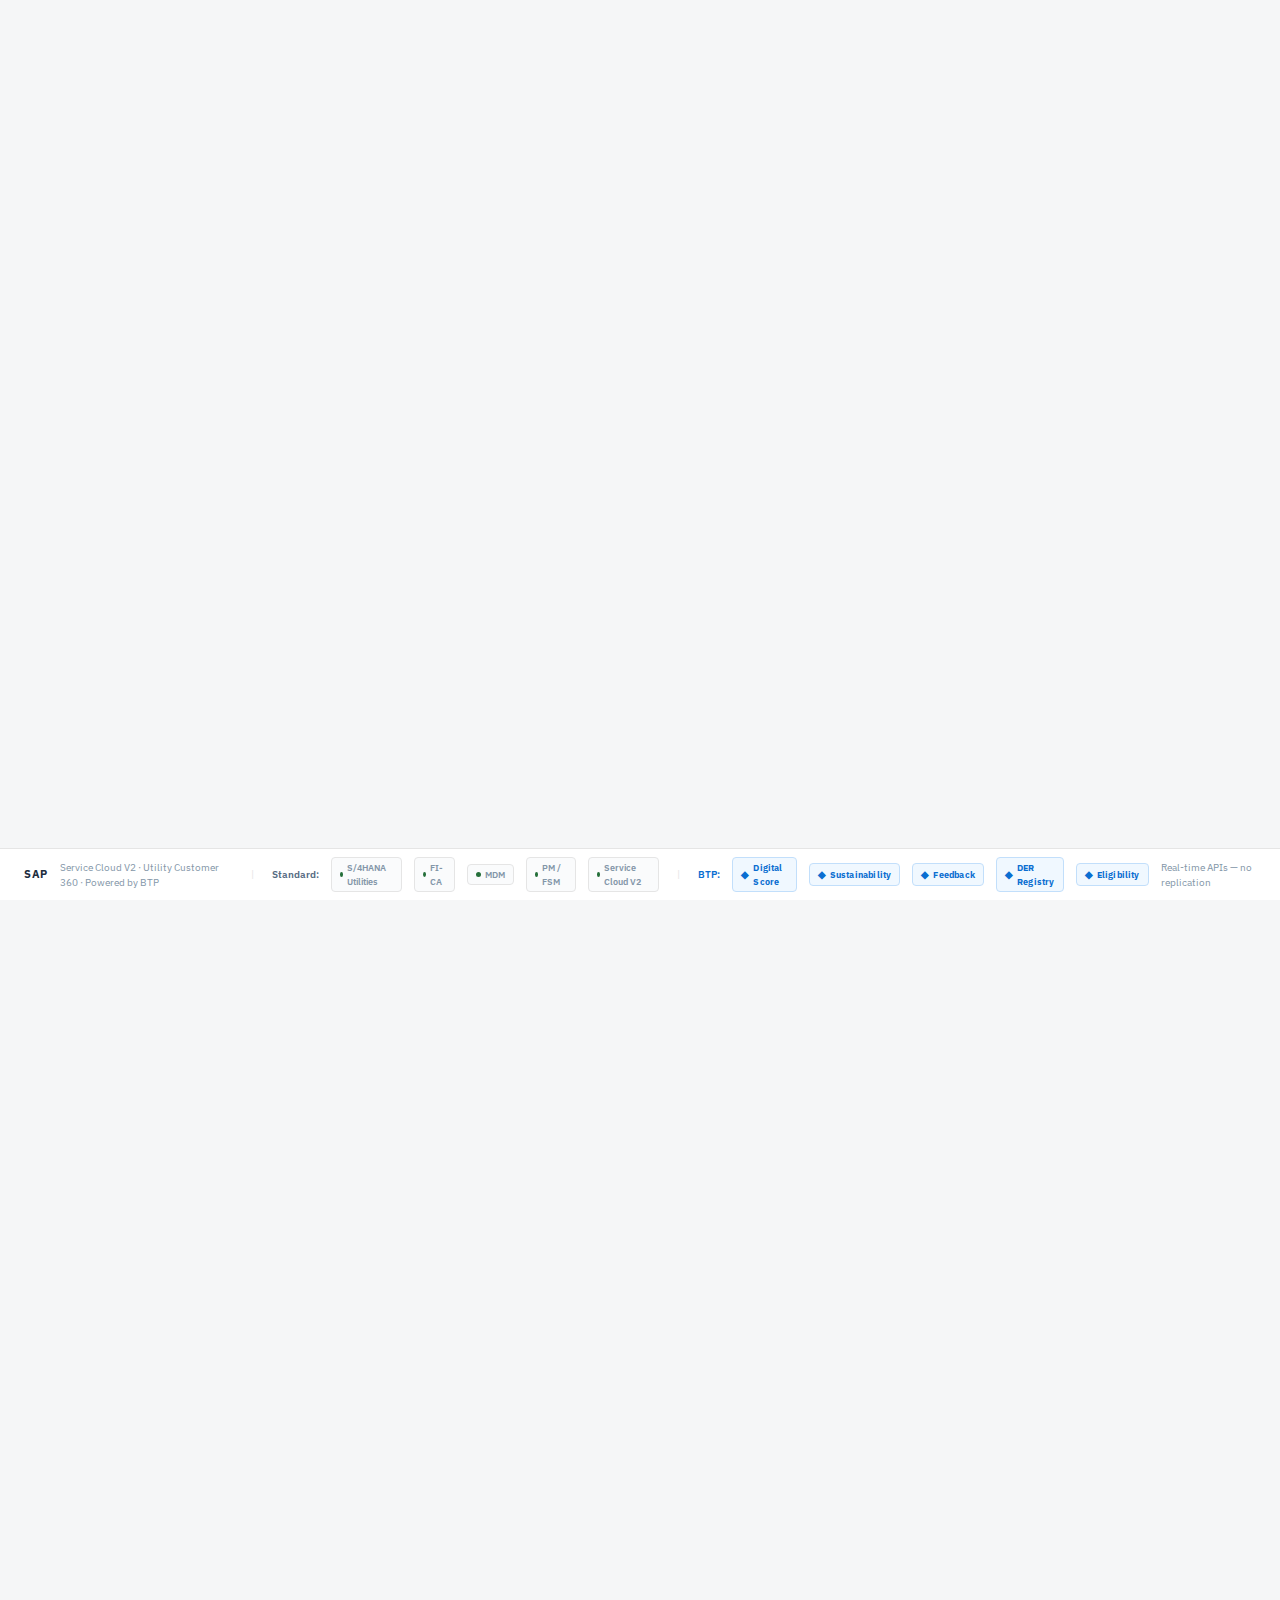
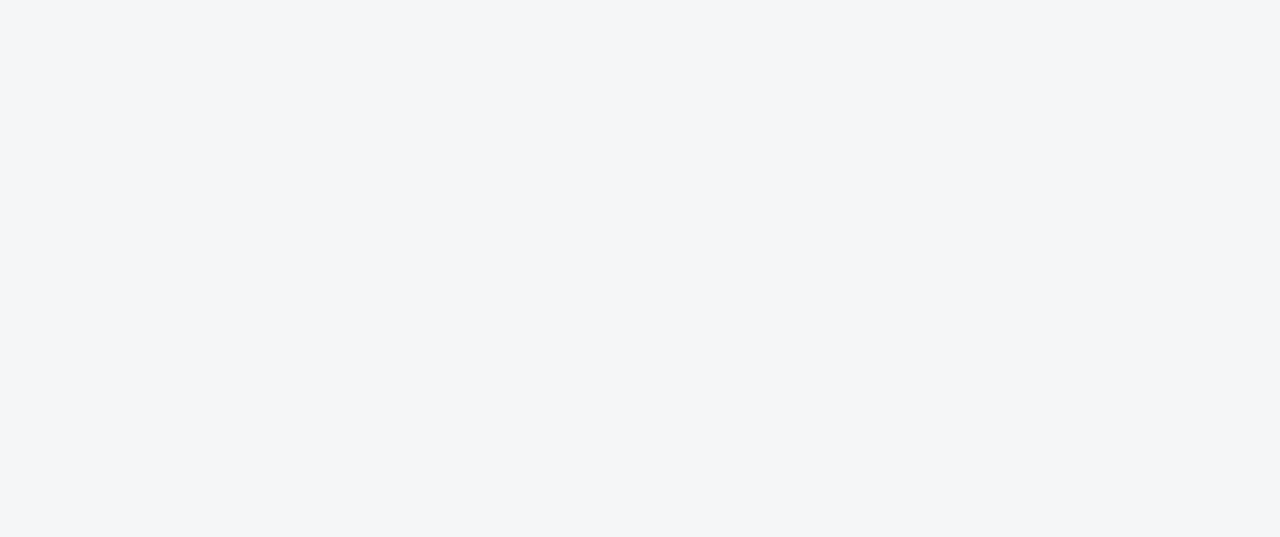
<file: customer360.html>
<!DOCTYPE html>
<html lang="en">
<head>
<meta charset="UTF-8">
<meta name="viewport" content="width=1280">
<title>Utility Customer 360</title>
<link rel="stylesheet" href="https://ui5.sap.com/resources/sap/ui/core/themes/base/SAP-icons.css">
<style>
@import url('https://fonts.googleapis.com/css2?family=IBM+Plex+Sans:wght@300;400;500;600;700&family=IBM+Plex+Mono:wght@400;500;600;700&display=swap');

/* SAP Icon utility classes */
[class^="si-"]::before,[class*=" si-"]::before{font-family:'SAP-icons';font-style:normal;font-weight:normal;speak:none;display:inline-block;text-decoration:inherit;text-align:center;font-size:inherit;line-height:1}
.si-customer::before{content:'\e036'}.si-money-bills::before{content:'\e07c'}.si-factory::before{content:'\e076'}
.si-home::before{content:'\e070'}.si-wrench::before{content:'\e052'}.si-history::before{content:'\e080'}
.si-employee::before{content:'\e079'}.si-map::before{content:'\e081'}.si-bar-chart::before{content:'\e090'}
.si-warning2::before{content:'\e078'}.si-settings::before{content:'\e065'}.si-search::before{content:'\e063'}
.si-phone::before{content:'\e066'}.si-email::before{content:'\e075'}.si-calendar::before{content:'\e050'}
.si-documents::before{content:'\e073'}.si-building::before{content:'\e138'}.si-credit-card::before{content:'\e069'}
.si-org-chart::before{content:'\e0c8'}.si-order-status::before{content:'\e0d4'}
.si-activity-items::before{content:'\e108'}.si-tags::before{content:'\e0e4'}.si-inspect::before{content:'\e0c2'}
.si-accept::before{content:'\e05b'}.si-decline::before{content:'\e04f'}
.si-alert::before{content:'\e05c'}.si-message-warning::before{content:'\e094'}
.si-message-success::before{content:'\e09a'}.si-favorite::before{content:'\e068'}
.si-iphone::before{content:'\e078'}.si-globe::before{content:'\e0e3'}
.si-process::before{content:'\e0cb'}.si-table-view::before{content:'\e0bd'}.si-list::before{content:'\e09e'}
.si-performance::before{content:'\e0d6'}.si-add::before{content:'\e05a'}
.si-detail-view::before{content:'\e0ad'}.si-slim-arrow-down::before{content:'\e1e2'}
.si-locate-me::before{content:'\e171'}.si-electricity::before{content:'\e221'}
.si-connected::before{content:'\e1a3'}.si-insurance-house::before{content:'\e11e'}
.si-functional-location::before{content:'\e116'}.si-technical-object::before{content:'\e11b'}
.si-it-system::before{content:'\e11f'}.si-inventory::before{content:'\e120'}
.si-business-card::before{content:'\e04c'}.si-sales-order::before{content:'\e0d0'}
.si-sales-document::before{content:'\e064'}.si-customer-history::before{content:'\e071'}
.si-monitor-payments::before{content:'\e0f1'}.si-kpi-managing::before{content:'\e085'}
.si-vertical-bar-chart::before{content:'\e0f3'}.si-line-chart::before{content:'\e140'}
.si-company-view::before{content:'\e0a0'}.si-shield::before{content:'\e0e4'}
.si-competitor::before{content:'\e04a'}.si-collaborate::before{content:'\e0bf'}
.si-lead::before{content:'\e084'}.si-product::before{content:'\e067'}
.si-cart::before{content:'\e04e'}.si-flag::before{content:'\e0c5'}
.si-meeting-room::before{content:'\e0e7'}
.si-status-positive::before{content:'\e106'}.si-status-negative::before{content:'\e107'}
.si-status-critical::before{content:'\e109'}

*{margin:0;padding:0;box-sizing:border-box}

:root{
  --brand:#0070F2;--brand-bg:#EBF5FE;--brand-border:#B8D7F5;
  --pos:#256F3A;--pos-bg:#F5FAE5;--pos-border:#B6D98C;
  --crit:#AA0808;--crit-bg:#FFEBEB;--crit-border:#F4AAAA;
  --warn:#E76500;--warn-bg:#FFF8D6;--warn-border:#F5D44E;
  --info:#0070F2;--info-bg:#EBF5FE;
  --neutral:#556B82;--neutral-bg:#EFF1F2;
  --surf:#FFFFFF;--bg:#F5F6F7;--bg2:#FAFBFC;
  --bdr:#E5E5E5;--bdr-lt:#F0F1F2;
  --txt:#1D2D3E;--txt2:#556B82;--txt3:#8396A8;--link:#0064D9;
  --shadow:0 1px 4px rgba(29,45,62,.05);
  --shadow-hover:0 4px 16px rgba(29,45,62,.1);
  --rs:8px;--rm:12px;--pill:100px;
  --btp:#0A6ED1;--btp-bg:#F0F8FF;--btp-border:#C2DFFB;
  --transition:all .25s cubic-bezier(.4,0,.2,1)
}

body{
  font-family:'72','IBM Plex Sans',-apple-system,sans-serif;
  background:var(--bg);color:var(--txt);font-size:13px;line-height:1.5;
  min-width:1080px;-webkit-font-smoothing:antialiased;padding-bottom:52px
}

/* ================================================================
   STAGGERED LOAD ANIMATION
   ================================================================ */
.anim-in{
  opacity:0;transform:translateY(8px);
  animation:fadeSlideIn .4s cubic-bezier(.4,0,.2,1) forwards
}
@keyframes fadeSlideIn{to{opacity:1;transform:translateY(0)}}

/* ================================================================
   HEADER
   ================================================================ */
.hdr{
  background:var(--surf);border-bottom:1px solid var(--bdr);
  padding:10px 24px;display:flex;align-items:center;gap:12px;
  position:sticky;top:0;z-index:50
}
.hdr-icon{
  width:38px;height:38px;border-radius:var(--rs);
  background:linear-gradient(135deg,#0070F2,#1B90FF);
  display:flex;align-items:center;justify-content:center;flex-shrink:0;padding:6px
}
.hdr-id h2{font-size:15px;font-weight:700;display:flex;align-items:center;gap:8px}
.hdr-id .sub{font-size:11px;color:var(--txt2);margin-top:1px}
.hdr-id .sub a{color:var(--link);text-decoration:none;transition:var(--transition)}
.hdr-id .sub a:hover{color:var(--brand);text-decoration:underline}

.pill{font-size:9px;font-weight:600;padding:2px 8px;border-radius:var(--pill);letter-spacing:.02em;transition:var(--transition)}
.pill.pos{background:var(--pos-bg);color:var(--pos);border:1px solid var(--pos-border)}
.pill.info{background:var(--info-bg);color:var(--info);border:1px solid var(--brand-border)}
.pill.warn{background:var(--warn-bg);color:var(--warn);border:1px solid var(--warn-border)}
.pill.crit{background:var(--crit-bg);color:var(--crit);border:1px solid var(--crit-border)}
.pill.ntl{background:var(--neutral-bg);color:var(--neutral);border:1px solid var(--bdr)}

.hdr-kpis{display:flex;gap:16px;margin-left:auto}
.hkpi{text-align:center;position:relative;cursor:default}
.hkpi .v{font-family:'IBM Plex Mono',monospace;font-size:15px;font-weight:600;line-height:1.2}
.hkpi .v.pos{color:var(--pos)}.hkpi .v.crit{color:var(--crit)}
.hkpi .l{font-size:9px;font-weight:500;color:var(--txt3);text-transform:uppercase;letter-spacing:.04em}

/* ================================================================
   TOOLTIPS
   ================================================================ */
.tip{position:relative;cursor:default}
.tip .tiptext{
  visibility:hidden;opacity:0;
  position:absolute;z-index:200;bottom:calc(100% + 10px);left:50%;transform:translateX(-50%) translateY(2px);
  background:var(--surf);color:var(--txt2);font-size:11px;font-weight:500;line-height:1.5;
  padding:8px 12px;border-radius:var(--rs);white-space:nowrap;
  pointer-events:none;transition:opacity .2s,visibility .2s,transform .2s;
  box-shadow:0 6px 24px rgba(29,45,62,.15);border:1px solid var(--bdr)
}
.tip .tiptext::after{
  content:'';position:absolute;top:100%;left:50%;transform:translateX(-50%);
  border:5px solid transparent;border-top-color:var(--surf)
}
.tip:hover .tiptext{visibility:visible;opacity:1;transform:translateX(-50%) translateY(0)}
.tip:hover{z-index:100}

/* ================================================================
   SOURCE & BTP TAGS
   ================================================================ */
.src{
  display:inline-flex;align-items:center;gap:4px;
  font-size:9px;font-weight:600;color:var(--txt3);
  padding:3px 8px;border-radius:4px;background:var(--bg2);border:1px solid var(--bdr);
  transition:var(--transition)
}
.src:hover{background:var(--brand-bg);border-color:var(--brand-border);color:var(--brand)}
.src .dot{width:5px;height:5px;border-radius:50%;background:var(--pos);animation:pulse 3s ease-in-out infinite}
@keyframes pulse{0%,100%{opacity:1}50%{opacity:.3}}

.btp-tag{
  display:inline-flex;align-items:center;gap:4px;
  font-size:9px;font-weight:700;color:var(--btp);
  padding:3px 8px;border-radius:4px;background:var(--btp-bg);border:1px solid var(--btp-border);
  letter-spacing:.02em;transition:var(--transition)
}
.btp-tag:hover{background:#D4EDFF}
.btp-tag .bi{font-size:10px}

/* ================================================================
   LAYER LEGEND
   ================================================================ */
.layer-legend{
  padding:8px 24px;display:flex;align-items:center;gap:16px;
  background:var(--surf);border-bottom:1px solid var(--bdr);font-size:11px;color:var(--txt2)
}
.ll-item{display:flex;align-items:center;gap:6px}
.ll-sw{width:14px;height:14px;border-radius:4px;border:1.5px solid}
.ll-sw.std{background:var(--surf);border-color:var(--bdr)}
.ll-sw.btp{background:var(--btp-bg);border-color:var(--btp-border)}
.ll-label{font-weight:600}.ll-desc{color:var(--txt3);font-size:10px}

/* ================================================================
   CONTENT
   ================================================================ */
.content{padding:14px 24px;display:flex;flex-direction:column;gap:10px}

/* ================================================================
   SECTIONS — Shared mechanics with smooth transitions
   ================================================================ */
.section{
  background:var(--surf);border:1px solid var(--bdr);border-radius:var(--rm);
  box-shadow:var(--shadow);overflow:visible;position:relative;
  transition:box-shadow .25s ease,border-color .25s ease
}
.section:hover{box-shadow:var(--shadow-hover);border-color:#D1D1D1}
.section.btp{border-left:3px solid var(--btp)}
.section.btp .sec-trigger{background:linear-gradient(90deg,var(--btp-bg),var(--surf))}

.sec-trigger{
  width:100%;display:flex;align-items:center;gap:8px;
  padding:11px 16px;background:none;border:none;cursor:pointer;
  font-family:inherit;text-align:left;transition:background .15s;
  position:relative
}
.sec-trigger:hover{background:var(--bg2);z-index:100}
.sec-icon{
  width:24px;height:24px;border-radius:6px;
  display:flex;align-items:center;justify-content:center;font-size:13px;flex-shrink:0
}
.sec-title{font-size:13px;font-weight:700;color:var(--txt);flex:1}
.sec-meta{display:flex;align-items:center;gap:8px}
.sec-chevron{
  font-size:11px;color:var(--txt3);
  transition:transform .3s cubic-bezier(.4,0,.2,1);
  display:flex;align-items:center
}
.section.collapsed .sec-chevron{transform:rotate(-90deg)}

/* Smooth expand/collapse */
.sec-body{
  border-top:1px solid var(--bdr-lt);
  max-height:2000px;overflow:hidden;
  transition:max-height .4s cubic-bezier(.4,0,.2,1),opacity .3s ease;
  opacity:1
}
.section.collapsed .sec-body{
  max-height:0;opacity:0;border-top-color:transparent
}

/* ================================================================
   DATA GRIDS with hover states
   ================================================================ */
.dg{display:grid;gap:0}
.dg.c2{grid-template-columns:1fr 1fr}.dg.c3{grid-template-columns:1fr 1fr 1fr}.dg.c4{grid-template-columns:1fr 1fr 1fr 1fr}

.df{
  padding:8px 16px;border-bottom:1px solid var(--bdr-lt);
  transition:background .15s,border-left .15s;
  border-left:3px solid transparent
}
.df:last-child{border-bottom:none}
.df:hover{background:var(--bg2);border-left-color:var(--brand)}
.df .fl{font-size:10px;font-weight:600;text-transform:uppercase;letter-spacing:.04em;color:var(--txt3);margin-bottom:2px}
.df .fv{font-size:12px;font-weight:500;color:var(--txt)}
.df .fv a{
  color:var(--link);text-decoration:none;font-weight:600;
  transition:var(--transition);
  border-bottom:1px solid transparent
}
.df .fv a:hover{border-bottom-color:var(--link);background:var(--brand-bg);padding:1px 4px;margin:-1px -4px;border-radius:3px}
.df .fv.pos{color:var(--pos)}.df .fv.crit{color:var(--crit)}.df .fv.warn{color:var(--warn)}.df .fv.ntl{color:var(--txt3)}
.df .fv .mono{font-family:'IBM Plex Mono',monospace;font-weight:600}

/* ================================================================
   FI-CA BOXES with hover
   ================================================================ */
.fica-row{display:grid;grid-template-columns:repeat(5,1fr);gap:8px;padding:12px 16px}
.fica-box{
  background:var(--bg2);border:1px solid var(--bdr);border-radius:var(--rs);
  padding:10px;text-align:center;
  transition:var(--transition);cursor:default;position:relative
}
.fica-box:hover{background:var(--surf);box-shadow:0 2px 8px rgba(0,112,242,.08);transform:translateY(-1px)}

/* ================================================================
   SOURCE / BTP TAG POPOVERS — Fiori-style rich info panels
   ================================================================ */
.tag-wrap{position:relative;display:inline-flex;z-index:1}
.tag-wrap:hover{z-index:200}
.tag-wrap .tag-pop{
  visibility:hidden;opacity:0;
  position:absolute;z-index:200;top:calc(100% + 8px);right:0;left:auto;
  transform:translateY(-4px);
  background:var(--surf);color:var(--txt);
  font-size:11px;font-weight:400;line-height:1.65;
  padding:14px 16px;border-radius:var(--rm);
  width:340px;max-width:90vw;white-space:normal;
  pointer-events:none;
  transition:opacity .2s,visibility .2s,transform .2s;
  box-shadow:0 8px 30px rgba(29,45,62,.18);
  border:1px solid var(--bdr)
}
.tag-wrap .tag-pop.pop-right{right:auto;left:0}
.tag-wrap .tag-pop.pop-left{right:0;left:auto}
.tag-wrap:hover .tag-pop{visibility:visible;opacity:1;pointer-events:auto;transform:translateY(0)}
.tag-wrap:hover .tag-pop.pop-right{transform:translateY(0)}
.tag-wrap:hover .tag-pop.pop-left{transform:translateY(0)}
.tag-pop .tp-title{font-size:12px;font-weight:700;color:var(--txt);margin-bottom:8px;display:flex;align-items:center;gap:6px}
.tag-pop .tp-title .tp-icon{font-size:14px}
.tag-pop .tp-body{color:var(--txt2);margin-bottom:10px;display:block}
.tag-pop .tp-arch{
  background:var(--bg2);border:1px solid var(--bdr-lt);border-radius:var(--rs);
  padding:10px 12px;font-size:10px;color:var(--txt2);line-height:1.7;
  display:block;margin-top:4px
}
.tag-pop .tp-arch strong{color:var(--txt);font-weight:700;display:inline}
.tag-pop .tp-arch .arch-row{display:block;padding:2px 0}
.tag-pop .tp-arch.btp-arch{background:var(--btp-bg);border-color:var(--btp-border)}
.tag-pop::after{
  content:'';position:absolute;bottom:100%;right:16px;left:auto;
  border:6px solid transparent;border-bottom-color:var(--surf)
}
.tag-pop.pop-right::after{right:auto;left:16px}
.tag-pop.pop-left::after{right:16px;left:auto}
.fica-box .fb-val{font-family:'IBM Plex Mono',monospace;font-size:16px;font-weight:600}
.fica-box .fb-val.pos{color:var(--pos)}.fica-box .fb-val.crit{color:var(--crit)}.fica-box .fb-val.warn{color:var(--warn)}
.fica-box .fb-label{font-size:9px;font-weight:600;text-transform:uppercase;letter-spacing:.04em;color:var(--txt3);margin-top:2px}

/* ================================================================
   RATE CARD
   ================================================================ */
.rate-card{
  background:linear-gradient(135deg,#0054B4 0%,#0070F2 60%,#1B90FF 100%);
  border-radius:var(--rm);padding:14px 16px;color:#fff;margin:12px 16px;
  transition:transform .2s ease,box-shadow .2s ease
}
.rate-card:hover{transform:translateY(-1px);box-shadow:0 6px 20px rgba(0,84,180,.25)}
.rc-name{font-size:14px;font-weight:700}
.rc-sub{font-size:11px;opacity:.75;margin-top:2px}
.rc-rates{display:flex;gap:20px;margin-top:10px}
.rc-item{position:relative;cursor:default}
.rc-item .rc-v{font-family:'IBM Plex Mono',monospace;font-size:18px;font-weight:700}
.rc-item .rc-l{font-size:9px;text-transform:uppercase;letter-spacing:.04em;opacity:.6}
/* Rate tooltip */
.rc-item .rc-tip{
  visibility:hidden;opacity:0;
  position:absolute;bottom:calc(100% + 10px);left:50%;transform:translateX(-50%);
  background:rgba(0,0,0,.85);color:#fff;font-size:10px;line-height:1.5;
  padding:6px 10px;border-radius:6px;white-space:nowrap;
  transition:opacity .2s,visibility .2s;pointer-events:none
}
.rc-item .rc-tip::after{content:'';position:absolute;top:100%;left:50%;transform:translateX(-50%);border:4px solid transparent;border-top-color:rgba(0,0,0,.85)}
.rc-item:hover .rc-tip{visibility:visible;opacity:1}

/* ================================================================
   EQUIPMENT TABLE with row hover
   ================================================================ */
.eq-table{width:100%;border-collapse:collapse}
.eq-table th{
  text-align:left;padding:8px 16px;font-size:10px;font-weight:600;
  text-transform:uppercase;letter-spacing:.04em;color:var(--txt3);
  background:var(--bg2);border-bottom:1px solid var(--bdr);
  position:sticky;top:0
}
.eq-table td{
  padding:8px 16px;font-size:12px;border-bottom:1px solid var(--bdr-lt);
  vertical-align:middle;transition:background .15s
}
.eq-table tr:last-child td{border-bottom:none}
.eq-table tbody tr:hover td{background:var(--brand-bg)}
.eq-table a{color:var(--link);text-decoration:none;font-weight:600;transition:var(--transition)}
.eq-table a:hover{text-decoration:underline}
.eq-table .mono{font-family:'IBM Plex Mono',monospace;font-weight:500}

/* BTP-sourced table rows */
.eq-table tr.btp-row td{background:var(--btp-bg)}
.eq-table tr.btp-row:hover td{background:#D4EDFF}

/* ================================================================
   ASSET LIST (DER) with hover
   ================================================================ */
.asset-item{
  display:flex;align-items:center;gap:10px;padding:8px 12px;margin:0 8px;
  border-bottom:1px solid var(--bdr-lt);border-radius:var(--rs);
  transition:background .15s,box-shadow .15s;cursor:default
}
.asset-item:last-child{border-bottom:none}
.asset-item:hover{background:var(--bg2);box-shadow:inset 3px 0 0 var(--brand)}
.asset-icon{width:32px;height:32px;border-radius:var(--rs);display:flex;align-items:center;justify-content:center;font-size:14px;flex-shrink:0}
.asset-info .ai-name{font-size:12px;font-weight:600}
.asset-info .ai-detail{font-size:11px;color:var(--txt3)}
.asset-status{
  margin-left:auto;font-size:10px;font-weight:600;padding:3px 8px;border-radius:var(--pill);
  transition:var(--transition)
}

/* ================================================================
   PROGRAMS with hover
   ================================================================ */
.prog-grid{display:grid;grid-template-columns:1fr 1fr;gap:0}
.prog-section{padding:12px 16px}
.prog-section h4{font-size:10px;font-weight:700;text-transform:uppercase;letter-spacing:.05em;color:var(--txt3);margin-bottom:8px;display:flex;align-items:center;gap:6px}
.prog-item{
  display:flex;align-items:center;gap:8px;padding:7px 8px;margin:0 -8px;
  border-bottom:1px solid var(--bdr-lt);border-radius:var(--rs);
  transition:background .15s,box-shadow .15s;cursor:default
}
.prog-item:last-child{border-bottom:none}
.prog-item:hover{background:var(--bg2);box-shadow:inset 3px 0 0 var(--pos)}
.prog-dot{width:7px;height:7px;border-radius:50%;flex-shrink:0}
.prog-dot.on{background:var(--pos)}.prog-dot.off{background:var(--bdr);border:1.5px solid var(--txt3)}
.prog-info{flex:1}
.prog-info .pn{font-size:12px;font-weight:600;color:var(--txt)}
.prog-info .pd{font-size:10px;color:var(--txt3)}
.prog-action{
  font-size:10px;font-weight:600;color:var(--link);
  cursor:pointer;padding:4px 10px;border-radius:var(--rs);
  background:transparent;border:1px solid transparent;font-family:inherit;
  transition:var(--transition)
}
.prog-action:hover{background:var(--brand-bg);border-color:var(--brand-border)}

/* ================================================================
   SCORE CARDS with hover lift
   ================================================================ */
.score-strip{display:grid;grid-template-columns:1fr 1fr 1fr;gap:10px}
.score-card{
  background:var(--surf);border:1px solid var(--bdr);border-radius:var(--rm);
  padding:14px 16px;box-shadow:var(--shadow);overflow:visible;position:relative;
  transition:box-shadow .25s ease,transform .25s ease,border-color .25s ease
}
.score-card:hover{box-shadow:var(--shadow-hover);transform:translateY(-2px);border-color:#D1D1D1;z-index:10}
.score-card.btp{border-left:3px solid var(--btp)}
.score-card .sc-header{display:flex;align-items:center;gap:8px;margin-bottom:10px}
.sc-icon{width:30px;height:30px;border-radius:var(--rs);display:flex;align-items:center;justify-content:center;font-size:14px;flex-shrink:0}
.sc-title{font-size:12px;font-weight:700;color:var(--txt)}
.sc-subtitle{font-size:10px;color:var(--txt3)}
.score-ring-row{display:flex;align-items:center;gap:16px}
.score-ring{position:relative;width:56px;height:56px;flex-shrink:0}
.score-ring svg{transform:rotate(-90deg)}
.score-ring .ring-bg{fill:none;stroke:var(--bdr-lt);stroke-width:5}
.score-ring .ring-fill{fill:none;stroke-width:5;stroke-linecap:round;transition:stroke-dashoffset .8s cubic-bezier(.4,0,.2,1)}
.score-ring .ring-label{position:absolute;top:50%;left:50%;transform:translate(-50%,-50%);font-family:'IBM Plex Mono',monospace;font-size:15px;font-weight:700}
.score-details{flex:1;display:flex;flex-direction:column;gap:3px}
.sd-row{display:flex;justify-content:space-between;align-items:center;padding:1px 0;border-radius:3px;transition:background .15s}
.sd-row:hover{background:var(--bg2)}
.sd-row .sd-label{font-size:11px;color:var(--txt2)}
.sd-row .sd-val{font-size:11px;font-weight:600;color:var(--txt)}
.sd-row .sd-val.pos{color:var(--pos)}
.stars{display:inline-flex;gap:1px;font-size:12px;color:#F5B731}

/* ================================================================
   TIMELINE with hover
   ================================================================ */
.tl-list{padding:8px 16px}
.tl-item{
  display:flex;gap:10px;padding:8px 8px;margin:0 -8px;
  border-bottom:1px solid var(--bdr-lt);border-radius:var(--rs);
  transition:background .15s
}
.tl-item:last-child{border-bottom:none}
.tl-item:hover{background:var(--bg2)}
.tl-dot{width:8px;height:8px;border-radius:50%;margin-top:5px;flex-shrink:0}
.tl-dot.phone{background:var(--brand)}.tl-dot.system{background:var(--txt3)}
.tl-dot.email{background:#7C3AED}.tl-dot.success{background:var(--pos)}
.tl-dot.alert{background:var(--warn)}.tl-dot.field{background:#0E8A16}
.tl-body .tl-t{font-size:12px;font-weight:600}.tl-body .tl-d{font-size:11px;color:var(--txt2);line-height:1.5;margin-top:1px}.tl-body .tl-time{font-size:10px;color:var(--txt3);margin-top:2px}

/* ================================================================
   USAGE
   ================================================================ */
.usage-row{display:grid;grid-template-columns:1fr 200px;gap:16px;padding:12px 16px;align-items:end}
.usage-stats{display:flex;gap:20px;flex-wrap:wrap}
.usage-stat{cursor:default;position:relative}
.usage-stat .us-v{font-family:'IBM Plex Mono',monospace;font-size:18px;font-weight:600}
.usage-stat .us-l{font-size:9px;font-weight:600;text-transform:uppercase;letter-spacing:.04em;color:var(--txt3)}
.usage-stat .us-delta{font-size:10px;font-weight:600;margin-top:1px}
.usage-stat .us-delta.up{color:var(--crit)}.usage-stat .us-delta.dn{color:var(--pos)}

/* ================================================================
   FOOTER
   ================================================================ */
.int-footer{
  position:fixed;bottom:0;left:0;right:0;
  background:var(--surf);border-top:1px solid var(--bdr);
  padding:8px 24px;display:flex;align-items:center;gap:12px;
  font-size:10px;color:var(--txt3);z-index:50
}
.int-footer .sap-mark{font-weight:700;font-size:11px;color:var(--txt);letter-spacing:.5px}
</style>
</head>
<body>

<!-- HEADER -->
<!--<div class="hdr">
  <div class="hdr-icon">
    <svg viewBox="0 0 100 50" width="34" height="17"><text x="50" y="36" text-anchor="middle" fill="#FFFFFF" font-family="'72','IBM Plex Sans',sans-serif" font-weight="700" font-size="34" letter-spacing="2">SAP</text></svg>
  </div>
  <div class="hdr-id">
    <h2>
      <span id="bp-name">Maria Rodriguez</span>
      <span class="pill pos">Active</span>
      <span class="pill info">Residential</span>
    </h2>
    <div class="sub">
      <a href="#">BP <span id="bp-number">10042817</span></a> · <a href="#">CA <span id="ca-number">200048211</span></a> · 142 Maple Ave, Waltham MA 02451 · Since Jan 2019
    </div>
  </div>
  <div class="hdr-kpis">
    <div class="hkpi tip"><div class="v pos">$0.00</div><div class="l">FI-CA Bal</div><span class="tiptext">No open items · Last cleared: $154.22 on Mar 12</span></div>
    <div class="hkpi tip"><div class="v">842</div><div class="l">kWh/mo</div><span class="tiptext">12-month rolling average · Range: 756 – 1,128 kWh</span></div>
    <div class="hkpi tip"><div class="v">A+</div><div class="l">Credit</div><span class="tiptext">Excellent · No late payments · No write-offs · Customer since 2019</span></div>
  </div>
  <div style="display:flex;align-items:center;gap:10px;margin-left:16px">
    <span class="src"><span class="dot"></span> S/4HANA Utilities · Live</span>
  </div>
</div>-->

<!-- LAYER LEGEND -->
<!--<div class="layer-legend">
  <div class="ll-item"><div class="ll-sw std"></div><span class="ll-label">Standard Integration</span><span class="ll-desc">— S/4HANA Utilities APIs</span></div>
  <div class="ll-item"><div class="ll-sw btp"></div><span class="ll-label">BTP Differentiation</span><span class="ll-desc">— Custom intelligence on the platform</span></div>
</div>-->

<div class="content">

<!-- SCORE STRIP — BTP Layer -->
<div class="score-strip" style="animation-delay:.05s">

  <!-- Digital Engagement -->
  <div class="score-card btp anim-in" style="animation-delay:.1s">
    <div class="sc-header">
      <div class="sc-icon" style="background:var(--brand-bg);color:var(--brand)"><span class="si-iphone"></span></div>
      <div><div class="sc-title">Digital Engagement</div><div class="sc-subtitle">Self-service adoption & channel preference</div></div>
      <span class="tag-wrap" style="margin-left:auto"><span class="btp-tag"><span class="bi">◆</span> BTP</span><span class="tag-pop pop-right"><span class="tp-title"><span class="si-iphone tp-icon" style="color:var(--btp)"></span> Digital Engagement Score</span><span class="tp-body">Composite intelligence built on SAP BTP. Blends S/4HANA transactional data (payment patterns, billing channel) with portal analytics and self-service interaction history using SAP Datasphere.</span><div class="tp-arch btp-arch"><div class="arch-row"><strong>Platform:</strong> SAP BTP + Datasphere</div><div class="arch-row"><strong>Data Sources:</strong> S/4HANA (payment history, channel flags) + Portal (login frequency, self-service actions) + Mobile app analytics</div><div class="arch-row"><strong>Intelligence:</strong> ML-based digital propensity scoring via SAP AI Core</div></div></span></span>
    </div>
    <div class="score-ring-row">
      <div class="score-ring">
        <svg viewBox="0 0 56 56" width="56" height="56"><circle cx="28" cy="28" r="23" class="ring-bg"/><circle cx="28" cy="28" r="23" class="ring-fill" stroke="var(--brand)" stroke-dasharray="144.51" stroke-dashoffset="21.68"/></svg>
        <div class="ring-label" style="color:var(--brand)">85</div>
      </div>
      <div class="score-details">
        <div class="sd-row"><span class="sd-label">Portal Logins (90d)</span><span class="sd-val">24</span></div>
        <div class="sd-row"><span class="sd-label">Self-Service Actions</span><span class="sd-val">18</span></div>
        <div class="sd-row"><span class="sd-label">Preferred Channel</span><span class="sd-val">Digital (App)</span></div>
        <div class="sd-row"><span class="sd-label">Autopay</span><span class="sd-val pos">✓ Enrolled</span></div>
        <div class="sd-row"><span class="sd-label">eBill / Paperless</span><span class="sd-val pos">✓ Enrolled</span></div>
        <div class="sd-row"><span class="sd-label">Mobile App</span><span class="sd-val pos">✓ Active</span></div>
      </div>
    </div>
  </div>

  <!-- Sustainability -->
  <div class="score-card btp anim-in" style="animation-delay:.2s">
    <div class="sc-header">
      <div class="sc-icon" style="background:var(--pos-bg);color:var(--pos)"><span class="si-globe"></span></div>
      <div><div class="sc-title">Sustainability Profile</div><div class="sc-subtitle">Green program participation & carbon impact</div></div>
      <span class="tag-wrap" style="margin-left:auto"><span class="btp-tag"><span class="bi">◆</span> BTP</span><span class="tag-pop"><span class="tp-title"><span class="si-globe tp-icon" style="color:var(--btp)"></span> Sustainability Scoring</span><span class="tp-body">Aggregates DER production data, program enrollment status from S/4HANA, and external carbon offset calculations. SAP Datasphere unifies internal and third-party sustainability data for a composite green score.</span><div class="tp-arch btp-arch"><div class="arch-row"><strong>Platform:</strong> SAP BTP + Datasphere + Integration Suite</div><div class="arch-row"><strong>Data Sources:</strong> S/4HANA (programs, net metering) + DER Registry (solar/battery production) + External carbon offset APIs</div><div class="arch-row"><strong>Intelligence:</strong> Sustainability scoring model via SAP AI Core</div></div></span></span>
    </div>
    <div class="score-ring-row">
      <div class="score-ring">
        <svg viewBox="0 0 56 56" width="56" height="56"><circle cx="28" cy="28" r="23" class="ring-bg"/><circle cx="28" cy="28" r="23" class="ring-fill" stroke="var(--pos)" stroke-dasharray="144.51" stroke-dashoffset="14.45"/></svg>
        <div class="ring-label" style="color:var(--pos)">92</div>
      </div>
      <div class="score-details">
        <div class="sd-row"><span class="sd-label">Renewable Program</span><span class="sd-val pos">✓ 100% Green</span></div>
        <div class="sd-row"><span class="sd-label">Solar Generation</span><span class="sd-val">8.4 kW Active</span></div>
        <div class="sd-row"><span class="sd-label">Battery Storage</span><span class="sd-val">13.5 kWh</span></div>
        <div class="sd-row"><span class="sd-label">EV Ownership</span><span class="sd-val pos">✓ Managed Charging</span></div>
        <div class="sd-row"><span class="sd-label">DR / VPP</span><span class="sd-val pos">✓ Enrolled</span></div>
        <div class="sd-row"><span class="sd-label">Est. Carbon Offset</span><span class="sd-val pos">4.2 tons/yr</span></div>
      </div>
    </div>
  </div>

  <!-- Feedback -->
  <div class="score-card btp anim-in" style="animation-delay:.3s">
    <div class="sc-header">
      <div class="sc-icon" style="background:var(--warn-bg);color:var(--warn)"><span class="si-favorite"></span></div>
      <div><div class="sc-title">Customer Feedback</div><div class="sc-subtitle">Survey responses & satisfaction history</div></div>
      <span class="tag-wrap" style="margin-left:auto"><span class="btp-tag"><span class="bi">◆</span> BTP</span><span class="tag-pop pop-left"><span class="tp-title"><span class="si-favorite tp-icon" style="color:var(--btp)"></span> Feedback Aggregation</span><span class="tp-body">Survey data from Service Cloud V2 post-interaction surveys aggregated with external NPS feeds via SAP Integration Suite. Composite scoring, trend analysis, and feedback correlation with interaction events for root-cause insights.</span><div class="tp-arch btp-arch"><div class="arch-row"><strong>Platform:</strong> SAP BTP + Integration Suite</div><div class="arch-row"><strong>Data Sources:</strong> Service Cloud V2 (surveys) + External NPS platforms + Interaction history</div><div class="arch-row"><strong>Intelligence:</strong> Trend analysis · Sentiment correlation · Response rate optimization</div></div></span></span>
    </div>
    <div class="score-ring-row">
      <div class="score-ring">
        <svg viewBox="0 0 56 56" width="56" height="56"><circle cx="28" cy="28" r="23" class="ring-bg"/><circle cx="28" cy="28" r="23" class="ring-fill" stroke="#F5B731" stroke-dasharray="144.51" stroke-dashoffset="7.23"/></svg>
        <div class="ring-label" style="color:#C99100">4.8</div>
      </div>
      <div class="score-details">
        <div class="sd-row"><span class="sd-label">Average Score</span><span class="sd-val"><span class="stars">★★★★★</span> 4.8 / 5.0</span></div>
        <div class="sd-row"><span class="sd-label">Total Responses</span><span class="sd-val">14 surveys</span></div>
        <div class="sd-row"><span class="sd-label">Last Feedback</span><span class="sd-val">Mar 14, 2026</span></div>
        <div class="sd-row"><span class="sd-label">Last Score</span><span class="sd-val"><span class="stars">★★★★★</span> 5.0</span></div>
        <div class="sd-row"><span class="sd-label">NPS Category</span><span class="sd-val pos">Promoter (9)</span></div>
        <div class="sd-row"><span class="sd-label">Response Rate</span><span class="sd-val">78%</span></div>
      </div>
    </div>
  </div>
</div>

<!-- FI-CA -->
<div class="section anim-in" style="animation-delay:.35s" id="sec-fica">
  <button class="sec-trigger" onclick="toggle('sec-fica')">
    <div class="sec-icon" style="background:var(--warn-bg);color:var(--warn)"><span class="si-money-bills"></span></div>
    <span class="sec-title">Financial Summary (FI-CA)</span>
    <div class="sec-meta"><span class="tag-wrap"><span class="src"><span class="dot"></span> FI-CA Live</span><span class="tag-pop"><span class="tp-title"><span class="si-money-bills tp-icon" style="color:var(--warn)"></span> Financial Contract Accounting</span><span class="tp-body">Real-time receivables data pulled directly from FI-CA via OData V4 APIs. Balance, dunning status, payment history, open items, and credit classification — all from the Contract Account in S/4HANA.</span><div class="tp-arch"><div class="arch-row"><strong>Integration:</strong> S/4HANA OData V4 Services · No replication or batch sync</div><div class="arch-row"><strong>Clean Core:</strong> Standard extensibility — no custom ABAP modifications required</div></div></span></span><span class="sec-chevron"><span class="si-slim-arrow-down"></span></span></div>
  </button>
  <div class="sec-body">
    <div class="fica-row">
      <div class="fica-box tip"><div class="fb-val pos">$0.00</div><div class="fb-label">Current Balance</div><span class="tiptext">All items cleared · No outstanding receivables</span></div>
      <div class="fica-box tip"><div class="fb-val">$187.34</div><div class="fb-label">Last Invoice</div><span class="tiptext">March 2026 · Due Apr 15 · Autopay scheduled</span></div>
      <div class="fica-box tip"><div class="fb-val pos">0</div><div class="fb-label">Dunning Level</div><span class="tiptext">No dunning procedures initiated · Clean history</span></div>
      <div class="fica-box tip"><div class="fb-val">$0.00</div><div class="fb-label">Security Deposit</div><span class="tiptext">Waived — A+ credit classification</span></div>
      <div class="fica-box tip"><div class="fb-val pos">On-Time</div><div class="fb-label">Pay History</div><span class="tiptext">100% on-time payments · 84 consecutive months</span></div>
    </div>
    <div class="dg c3">
      <div class="df"><div class="fl">Contract Account</div><div class="fv"><a href="#" class="ca-ref">200048211</a></div></div>
      <div class="df"><div class="fl">Autopay Status</div><div class="fv pos">✓ Active — BofA ···4821</div></div>
      <div class="df"><div class="fl">Paperless Billing</div><div class="fv pos">✓ Email Delivery</div></div>
      <div class="df"><div class="fl">Last Payment</div><div class="fv"><span class="mono">$154.22</span> · Mar 12, 2026</div></div>
      <div class="df"><div class="fl">Payment Plan</div><div class="fv ntl">None Active</div></div>
      <div class="df"><div class="fl">Budget Billing</div><div class="fv ntl">Not Enrolled — Est. $148/mo</div></div>
      <div class="df"><div class="fl">Write-Off History</div><div class="fv pos">$0.00</div></div>
      <div class="df"><div class="fl">Open Items</div><div class="fv">1 — <span class="mono">$187.34</span> due Apr 15</div></div>
      <div class="df"><div class="fl">Credit Classification</div><div class="fv pos">A+ — Excellent</div></div>
    </div>
  </div>
</div>

<!-- SERVICE LOCATION -->
<div class="section anim-in collapsed" style="animation-delay:.4s" id="sec-premise">
  <button class="sec-trigger" onclick="toggle('sec-premise')">
    <div class="sec-icon" style="background:var(--brand-bg);color:var(--brand)"><span class="si-locate-me"></span></div>
    <span class="sec-title">Service Location & Premise</span>
    <div class="sec-meta"><span class="tag-wrap"><span class="src"><span class="dot"></span> S/4HANA Live</span><span class="tag-pop"><span class="tp-title"><span class="si-locate-me tp-icon" style="color:var(--brand)"></span> Premise & Connection Object</span><span class="tp-body">Premise, Connection Object, and grid topology data from the S/4HANA Utilities data model. Property and service entrance attributes exposed via CDS Analytical Views.</span><div class="tp-arch"><div class="arch-row"><strong>Integration:</strong> CDS Views + OData V4 Services</div><div class="arch-row"><strong>Clean Core:</strong> Standard data model — no custom tables or modifications</div></div></span></span><span class="sec-chevron"><span class="si-slim-arrow-down"></span></span></div>
  </button>
  <div class="sec-body">
    <div class="dg c3">
      <div class="df"><div class="fl">Premise ID</div><div class="fv"><a href="#">PREM-02451-0142</a></div></div>
      <div class="df"><div class="fl">Service Address</div><div class="fv">142 Maple Ave, Waltham MA 02451</div></div>
      <div class="df"><div class="fl">Mailing Address</div><div class="fv">Same as Service</div></div>
      <div class="df"><div class="fl">Connection Object</div><div class="fv"><a href="#">CO-482100</a></div></div>
      <div class="df"><div class="fl">Grid Segment</div><div class="fv">Waltham Sub-12 · Feeder 04</div></div>
      <div class="df"><div class="fl">Outage Zone</div><div class="fv">Zone WA-04-N</div></div>
      <div class="df"><div class="fl">Service Entrance</div><div class="fv">200A · Single Phase · 240V</div></div>
      <div class="df"><div class="fl">Meter Location</div><div class="fv">Exterior — South Wall</div></div>
      <div class="df"><div class="fl">MRU</div><div class="fv">Waltham-District-07</div></div>
      <div class="df"><div class="fl">Lat / Long</div><div class="fv mono">42.3765, -71.2356</div></div>
      <div class="df"><div class="fl">Property Type</div><div class="fv">Single Family — Owner Occupied</div></div>
      <div class="df"><div class="fl">Sq. Footage</div><div class="fv">2,140 sq ft</div></div>
    </div>
  </div>
</div>

<!-- EQUIPMENT -->
<div class="section anim-in collapsed" style="animation-delay:.45s" id="sec-equip">
  <button class="sec-trigger" onclick="toggle('sec-equip')">
    <div class="sec-icon" style="background:var(--brand-bg);color:var(--brand)"><span class="si-electricity"></span></div>
    <span class="sec-title">Installed Equipment & DER Assets</span>
    <div class="sec-meta"><span class="pill info">4 DER</span><span class="tag-wrap"><span class="src"><span class="dot"></span> S/4HANA DI</span><span class="tag-pop"><span class="tp-title"><span class="si-electricity tp-icon" style="color:var(--brand)"></span> Device Installation & Metering</span><span class="tp-body">Utility-owned meters and devices from S/4HANA Device Management. Installation, register, and meter reading data via standard OData services.</span><div class="tp-arch"><div class="arch-row"><strong>Integration:</strong> S/4HANA Device Management OData APIs</div><div class="arch-row"><strong>Objects:</strong> Installation, Device, Register, Meter Reading</div></div></span></span><span class="tag-wrap"><span class="btp-tag"><span class="bi">◆</span> BTP — DER</span><span class="tag-pop"><span class="tp-title"><span class="si-connected tp-icon" style="color:var(--btp)"></span> DER Asset Registry</span><span class="tp-body">Behind-the-meter assets (solar, battery, EV charger, thermostat) integrated from device manufacturer APIs via SAP Integration Suite. BTP serves as the DER registry, complementing S/4HANA's utility-owned device management.</span><div class="tp-arch btp-arch"><div class="arch-row"><strong>Platform:</strong> SAP BTP + Integration Suite</div><div class="arch-row"><strong>Sources:</strong> Tesla, ChargePoint, Nest APIs · Event-driven telemetry</div><div class="arch-row"><strong>Intelligence:</strong> Real-time SOC, production, and charging status</div></div></span></span><span class="sec-chevron"><span class="si-slim-arrow-down"></span></span></div>
  </button>
  <div class="sec-body">
    <table class="eq-table">
      <thead><tr><th>Device</th><th>Type</th><th>Serial / ID</th><th>Install Date</th><th>Details</th><th>Source</th><th>Status</th></tr></thead>
      <tbody>
        <tr><td><a href="#">Electric Meter</a></td><td>AMI Smart Meter</td><td class="mono">AMI-4821003</td><td>Jun 2022</td><td>15-min intervals · Last: Apr 6, 23:45 · <a href="#">INST-0048211-E</a></td><td><span class="src"><span class="dot"></span> S/4HANA</span></td><td><span class="pill pos">Active</span></td></tr>
        <tr><td><a href="#">Gas Meter</a></td><td>AMR</td><td class="mono">G-77201</td><td>Mar 2019</td><td>Monthly read · Last: Mar 28 · <a href="#">INST-0048211-G</a></td><td><span class="src"><span class="dot"></span> S/4HANA</span></td><td><span class="pill pos">Active</span></td></tr>
        <tr class="btp-row"><td><a href="#">Rooftop Solar</a></td><td>PV System (DER)</td><td class="mono">SOL-8400-SP</td><td>Oct 2023</td><td>SunPower M-Series · 8.4 kW · <a href="#">NM-2024-4821</a></td><td><span class="btp-tag"><span class="bi">◆</span> BTP</span></td><td><span class="pill pos">Producing</span></td></tr>
        <tr class="btp-row"><td><a href="#">Home Battery</a></td><td>ESS (DER)</td><td class="mono">BAT-PW2-1350</td><td>Oct 2023</td><td>Tesla Powerwall 2 · 13.5 kWh · VPP · SOC: 92%</td><td><span class="btp-tag"><span class="bi">◆</span> BTP</span></td><td><span class="pill pos">Online</span></td></tr>
        <tr class="btp-row"><td><a href="#">EV Charger</a></td><td>EVSE L2 (DER)</td><td class="mono">EV-CPF-2248</td><td>Apr 2024</td><td>ChargePoint Home Flex · 48A · Managed: 11 PM–6 AM</td><td><span class="btp-tag"><span class="bi">◆</span> BTP</span></td><td><span class="pill info">Charging</span></td></tr>
        <tr class="btp-row"><td><a href="#">Smart Thermostat</a></td><td>Connected Device</td><td class="mono">NEST-3G-7821</td><td>Jan 2022</td><td>Nest Learning 3rd Gen · DR-capable · Set: 68°F</td><td><span class="btp-tag"><span class="bi">◆</span> BTP</span></td><td><span class="pill ntl">Idle</span></td></tr>
      </tbody>
    </table>
  </div>
</div>

<!-- RATE -->
<div class="section anim-in" style="animation-delay:.5s" id="sec-rate">
  <button class="sec-trigger" onclick="toggle('sec-rate')">
    <div class="sec-icon" style="background:#EDE7F6;color:#5E35B1"><span class="si-bar-chart"></span></div>
    <span class="sec-title">Rate Schedule & Tariff</span>
    <div class="sec-meta"><span class="pill2 info2">TOU-D Prime</span><span class="tag-wrap"><span class="src"><span class="dot"></span> S/4HANA Rate Mgmt</span><span class="tag-pop"><span class="tp-title"><span class="si-bar-chart tp-icon" style="color:#5E35B1"></span> Rate Management & Tariff</span><span class="tp-body">Rate schedules, tariff structures, and TOU period definitions from the S/4HANA Rate Master. EASIM simulation APIs enable real-time rate comparison using actual interval consumption data.</span><div class="tp-arch"><div class="arch-row"><strong>Integration:</strong> CDS Views + EASIM Simulation APIs</div><div class="arch-row"><strong>Capabilities:</strong> Multi-jurisdictional tariffs, TOU, demand, tiered, net metering riders</div><div class="arch-row"><strong>Clean Core:</strong> Rate Master maintained centrally — no custom pricing logic</div></div></span></span><span class="sec-chevron"><span class="si-slim-arrow-down"></span></span></div>
  </button>
  <div class="sec-body">
    <div class="rate-card">
      <div class="rc-name">TOU-D Prime — Time-of-Use with Net Metering</div>
      <div class="rc-sub">MA DPU Tariff #312 · Effective Oct 1, 2024 · Net Metering Rider NM-II</div>
      <div class="rc-rates">
        <div class="rc-item"><div class="rc-v">$0.24</div><div class="rc-l">Peak (2–7 PM)</div><div class="rc-tip">38% of usage in this window · $922/yr at this rate</div></div>
        <div class="rc-item"><div class="rc-v">$0.16</div><div class="rc-l">Mid-Peak (7–10 PM)</div><div class="rc-tip">18% of usage · $291/yr at this rate</div></div>
        <div class="rc-item"><div class="rc-v">$0.11</div><div class="rc-l">Off-Peak (10 PM–2 PM)</div><div class="rc-tip">44% of usage · $489/yr at this rate</div></div>
        <div class="rc-item"><div class="rc-v">$9.48</div><div class="rc-l">Customer Charge</div><div class="rc-tip">Fixed monthly charge · $113.76/yr</div></div>
      </div>
    </div>
    <div class="dg c3">
      <div class="df"><div class="fl">Rate Schedule</div><div class="fv"><a href="#">TOU-D-PRIME-NM</a></div></div>
      <div class="df"><div class="fl">Regulatory Tariff</div><div class="fv">MA DPU Tariff #312</div></div>
      <div class="df"><div class="fl">Net Metering Rider</div><div class="fv"><a href="#">NM-II</a> — Monthly excess credit</div></div>
      <div class="df"><div class="fl">Effective Date</div><div class="fv">Oct 1, 2024</div></div>
      <div class="df"><div class="fl">Last Rate Change</div><div class="fv">Jan 1, 2026 — Supply adj. +$0.012/kWh</div></div>
      <div class="df"><div class="fl">Eligible Alternatives</div><div class="fv"><a href="#">Flat-R</a> · <a href="#">TOU-D Std</a> · <a href="#">EV-TOU</a></div></div>
      <div class="df"><div class="fl">Rate Comparison</div><div class="fv"><a href="#">Run EASIM Rate Comparison →</a></div></div>
      <div class="df"><div class="fl">Est. Annual Cost</div><div class="fv mono">$1,676</div></div>
      <div class="df"><div class="fl">Solar Credits (12-mo)</div><div class="fv pos mono">-$382.00</div></div>
    </div>
  </div>
</div>

<!-- CONSUMPTION -->
<div class="section anim-in" style="animation-delay:.6s" id="sec-usage">
  <button class="sec-trigger" onclick="toggle('sec-usage')">
    <div class="sec-icon" style="background:var(--brand-bg);color:var(--brand)"><span class="si-vertical-bar-chart"></span></div>
    <span class="sec-title">Consumption Summary</span>
    <div class="sec-meta"><span class="tag-wrap"><span class="src"><span class="dot"></span> S/4HANA MDM</span><span class="tag-pop"><span class="tp-title"><span class="si-vertical-bar-chart tp-icon" style="color:var(--brand)"></span> Meter Data Management</span><span class="tp-body">Consumption data from S/4HANA MDM. 15-minute AMI interval data accessible via standard OData services. Supports billing verification, usage analytics, and load profile analysis.</span><div class="tp-arch"><div class="arch-row"><strong>Integration:</strong> MDM OData APIs + CDS Analytical Views</div><div class="arch-row"><strong>Data:</strong> 15-min intervals · Validated reads · Estimation flags</div><div class="arch-row"><strong>Analytics:</strong> Embedded analytics via S/4HANA for Utilities</div></div></span></span><span class="sec-chevron"><span class="si-slim-arrow-down"></span></span></div>
  </button>
  <div class="sec-body">
    <div class="usage-row">
      <div class="usage-stats">
        <div class="usage-stat tip"><div class="us-v">1,128</div><div class="us-l">kWh — Mar 2026</div><div class="us-delta up">▲ 34% vs. 12-mo avg</div><span class="tiptext">Weather-driven: 12 additional days below 20°F</span></div>
        <div class="usage-stat"><div class="us-v">842</div><div class="us-l">kWh — 12-mo Average</div><div class="us-delta" style="color:var(--txt3)">Baseline</div></div>
        <div class="usage-stat tip"><div class="us-v" style="color:var(--pos)">312</div><div class="us-l">kWh — Solar Gen (Mar)</div><div class="us-delta dn">▼ 18% vs. Mar 2025</div><span class="tiptext">Above-average cloud cover reduced solar output</span></div>
        <div class="usage-stat"><div class="us-v">10,108</div><div class="us-l">kWh — 12-mo Total</div><div class="us-delta up">▲ 8% vs. prior year</div></div>
      </div>
      <div>
        <svg viewBox="0 0 200 60" style="width:200px;height:60px">
          <polyline points="5,42 20,38 35,35 50,40 65,30 80,28 95,22 110,32 125,25 140,45 155,35 170,48" fill="none" stroke="var(--brand)" stroke-width="2" stroke-linecap="round" stroke-linejoin="round"/>
          <polyline points="5,48 20,47 35,46 50,48 65,44 80,42 95,40 110,36 125,34 140,32 155,30 170,28" fill="none" stroke="var(--pos)" stroke-width="1.5" stroke-linecap="round" stroke-linejoin="round" stroke-dasharray="4,3"/>
          <text x="5" y="58" fill="var(--txt3)" font-size="7" font-family="'IBM Plex Sans'">Apr '25</text>
          <text x="158" y="58" fill="var(--txt3)" font-size="7" font-family="'IBM Plex Sans'">Mar '26</text>
          <circle cx="170" cy="48" r="3" fill="var(--brand)"/>
        </svg>
      </div>
    </div>
    <div class="dg c4">
      <div class="df"><div class="fl">Peak Usage (Mar)</div><div class="fv mono">482 kWh <span style="font-weight:400;color:var(--txt3)">(43%)</span></div></div>
      <div class="df"><div class="fl">Off-Peak (Mar)</div><div class="fv mono">646 kWh <span style="font-weight:400;color:var(--txt3)">(57%)</span></div></div>
      <div class="df"><div class="fl">Solar Credit (Mar)</div><div class="fv pos mono">-$42.18</div></div>
      <div class="df"><div class="fl">DR Credits YTD</div><div class="fv pos mono">$36.90</div></div>
    </div>
  </div>
</div>
  
<!-- PROGRAMS -->
<div class="section btp anim-in collapsed" style="animation-delay:.55s" id="sec-prog">
  <button class="sec-trigger" onclick="toggle('sec-prog')">
    <div class="sec-icon" style="background:var(--pos-bg);color:var(--pos)"><span class="si-tags"></span></div>
    <span class="sec-title">Programs & Enrollments</span>
    <div class="sec-meta"><span class="pill pos">6 Enrolled</span><span class="pill warn">3 Eligible</span><span class="tag-wrap"><span class="btp-tag"><span class="bi">◆</span> BTP — Eligibility</span><span class="tag-pop"><span class="tp-title"><span class="si-tags tp-icon" style="color:var(--btp)"></span> Program Eligibility Engine</span><span class="tp-body">Rules engine on SAP BTP that evaluates customer attributes from S/4HANA — rate, usage patterns, tenure, credit classification, DER assets — against program criteria to surface real-time enrollment opportunities.</span><div class="tp-arch btp-arch"><div class="arch-row"><strong>Platform:</strong> SAP BTP + Build Process Automation</div><div class="arch-row"><strong>Data Sources:</strong> S/4HANA (contracts, usage, credit) + BTP (DER registry)</div><div class="arch-row"><strong>Intelligence:</strong> Real-time eligibility scoring · Personalized program recommendations</div></div></span></span><span class="sec-chevron"><span class="si-slim-arrow-down"></span></span></div>
  </button>
  <div class="sec-body">
    <div class="prog-grid">
      <div class="prog-section" style="border-right:1px solid var(--bdr-lt)">
        <h4><span style="color:var(--pos)">●</span> Enrolled Programs</h4>
        <div class="prog-item"><div class="prog-dot on"></div><div class="prog-info"><div class="pn">Autopay</div><div class="pd">Bank of America ···4821 · Since Mar 2020</div></div><button class="prog-action">Manage</button></div>
        <div class="prog-item"><div class="prog-dot on"></div><div class="prog-info"><div class="pn">Paperless Billing</div><div class="pd">Email delivery · Since Mar 2020</div></div><button class="prog-action">Manage</button></div>
        <div class="prog-item"><div class="prog-dot on"></div><div class="prog-info"><div class="pn">Virtual Power Plant (VPP)</div><div class="pd">Solar + Powerwall · Since Jan 2026 · Earned $36.90 YTD</div></div><button class="prog-action">Details</button></div>
        <div class="prog-item"><div class="prog-dot on"></div><div class="prog-info"><div class="pn">100% Green Energy</div><div class="pd">Renewable offset program · Since Oct 2023</div></div><button class="prog-action">Manage</button></div>
        <div class="prog-item"><div class="prog-dot on"></div><div class="prog-info"><div class="pn">Net Metering (NM-II)</div><div class="pd">Monthly excess credit · 8.4 kW solar qualified</div></div><button class="prog-action">Details</button></div>
        <div class="prog-item"><div class="prog-dot on"></div><div class="prog-info"><div class="pn">Managed EV Charging</div><div class="pd">Off-peak window: 11 PM – 6 AM</div></div><button class="prog-action">Manage</button></div>
      </div>
      <div class="prog-section" style="background:linear-gradient(90deg,var(--btp-bg),var(--surf))">
        <h4><span style="color:var(--warn)">○</span> Available — Eligible <span class="btp-tag" style="font-size:8px"><span class="bi">◆</span> BTP</span></h4>
        <div class="prog-item"><div class="prog-dot off"></div><div class="prog-info"><div class="pn">Budget Billing</div><div class="pd">Estimated $148/mo · Smooths seasonal variance</div></div><button class="prog-action">Enroll →</button></div>
        <div class="prog-item"><div class="prog-dot off"></div><div class="prog-info"><div class="pn">Peak Time Rebate (PTR)</div><div class="pd">Earn rebates during critical peak events · AMI eligible</div></div><button class="prog-action">Enroll →</button></div>
        <div class="prog-item"><div class="prog-dot off"></div><div class="prog-info"><div class="pn">Home Energy Audit</div><div class="pd">Free in-home assessment · Eligible: tenure > 3 years</div></div><button class="prog-action">Schedule →</button></div>
      </div>
    </div>
  </div>
</div>

<!-- SERVICE ORDERS -->
<div class="section anim-in collapsed" style="animation-delay:.65s" id="sec-so">
  <button class="sec-trigger" onclick="toggle('sec-so')">
    <div class="sec-icon" style="background:var(--pos-bg);color:var(--pos)"><span class="si-wrench"></span></div>
    <span class="sec-title">Service Orders</span>
    <div class="sec-meta"><span class="pill info">1 Scheduled</span><span class="tag-wrap"><span class="src"><span class="dot"></span> S/4HANA PM / FSM</span><span class="tag-pop"><span class="tp-title"><span class="si-wrench tp-icon" style="color:var(--pos)"></span> Plant Maintenance & Field Service</span><span class="tp-body">Service orders from S/4HANA Plant Maintenance via OData APIs. Scheduling and dispatch integration with SAP Field Service Management provides real-time crew assignment and status tracking.</span><div class="tp-arch"><div class="arch-row"><strong>Integration:</strong> PM OData APIs + FSM real-time dispatch</div><div class="arch-row"><strong>Objects:</strong> Service Order, Notification, Equipment, Functional Location</div><div class="arch-row"><strong>Clean Core:</strong> Standard PM/CS service order flow — extended via FSM cloud</div></div></span></span><span class="sec-chevron"><span class="si-slim-arrow-down"></span></span></div>
  </button>
  <div class="sec-body">
    <table class="eq-table">
      <thead><tr><th>Order</th><th>Type</th><th>Description</th><th>Priority</th><th>Status</th><th>Date</th><th>Crew</th></tr></thead>
      <tbody>
        <tr><td><a href="#">SO-2026-12844</a></td><td>Meter Test</td><td>Annual AMI accuracy verification</td><td><span class="pill ntl">Normal</span></td><td><span class="pill info">Scheduled</span></td><td>Apr 18, 2026</td><td>Waltham-T3</td></tr>
        <tr><td><a href="#">SO-2025-09213</a></td><td>Solar Inspection</td><td>Net metering annual interconnection — NM-II</td><td><span class="pill ntl">Normal</span></td><td><span class="pill pos">Completed</span></td><td>Sep 15, 2025</td><td>Solar-1</td></tr>
        <tr><td><a href="#">SO-2024-15602</a></td><td>EV Charger Inspect</td><td>Post-install service entrance verification</td><td><span class="pill ntl">Normal</span></td><td><span class="pill pos">Completed</span></td><td>Apr 28, 2024</td><td>Waltham-T1</td></tr>
        <tr><td><a href="#">SO-2022-08471</a></td><td>AMI Meter Install</td><td>Smart meter deployment — replaced legacy</td><td><span class="pill ntl">Normal</span></td><td><span class="pill pos">Completed</span></td><td>Jun 12, 2022</td><td>AMI-Deploy-7</td></tr>
      </tbody>
    </table>
  </div>
</div>

<!-- CASES -->
<div class="section anim-in collapsed" style="animation-delay:.7s" id="sec-cases">
  <button class="sec-trigger" onclick="toggle('sec-cases')">
    <div class="sec-icon" style="background:var(--warn-bg);color:var(--warn)"><span class="si-list"></span></div>
    <span class="sec-title">Cases</span>
    <div class="sec-meta"><span class="pill warn">1 Open</span><span class="pill pos">4 Closed</span><span class="tag-wrap"><span class="src"><span class="dot"></span> Service Cloud V2</span><span class="tag-pop pop-left"><span class="tp-title"><span class="si-list tp-icon" style="color:var(--warn)"></span> Case Management</span><span class="tp-body">Cases and service tickets native to SAP Service Cloud V2. Omnichannel case creation, SLA tracking, intelligent routing, and AI-powered classification. Fully integrated with the utility back-office.</span><div class="tp-arch"><div class="arch-row"><strong>Platform:</strong> SAP Service Cloud V2 (native)</div><div class="arch-row"><strong>Capabilities:</strong> Omnichannel · SLA · AI classification · Knowledge base</div><div class="arch-row"><strong>Integration:</strong> Cases linked to S/4HANA objects (BP, CA, Installation)</div></div></span></span><span class="sec-chevron"><span class="si-slim-arrow-down"></span></span></div>
  </button>
  <div class="sec-body">
    <table class="eq-table">
      <thead><tr><th>Case</th><th>Subject</th><th>Category</th><th>Status</th><th>Created</th><th>Agent</th></tr></thead>
      <tbody>
        <tr style="background:#FFFDF5"><td><a href="#">CS-2026-04821</a></td><td>High Bill Inquiry — March 2026</td><td><span class="pill warn">Billing</span></td><td><span class="pill warn">In Progress</span></td><td>Apr 7, 2026</td><td>S. Mitchell</td></tr>
        <tr><td><a href="#">CS-2026-02104</a></td><td>Rate Plan Comparison Request</td><td><span class="pill info">Rates</span></td><td><span class="pill pos">Closed</span></td><td>Feb 8, 2026</td><td>T. Nguyen</td></tr>
        <tr><td><a href="#">CS-2026-01330</a></td><td>VPP Program Enrollment</td><td><span class="pill info">Programs</span></td><td><span class="pill pos">Closed</span></td><td>Jan 20, 2026</td><td>Self-Service</td></tr>
        <tr><td><a href="#">CS-2025-09213</a></td><td>Solar Interconnection Inspection</td><td><span class="pill ntl">Field Service</span></td><td><span class="pill pos">Closed</span></td><td>Sep 10, 2025</td><td>Dispatch</td></tr>
        <tr><td><a href="#">CS-2024-06701</a></td><td>EV Charger Installation</td><td><span class="pill ntl">New Service</span></td><td><span class="pill pos">Closed</span></td><td>Apr 2, 2024</td><td>K. Patel</td></tr>
      </tbody>
    </table>
  </div>
</div>

<!-- TIMELINE -->
<div class="section anim-in" style="animation-delay:.75s" id="sec-timeline">
  <button class="sec-trigger" onclick="toggle('sec-timeline')">
    <div class="sec-icon" style="background:#F3E8FD;color:#7C3AED"><span class="si-history"></span></div>
    <span class="sec-title">Activity Timeline</span>
    <div class="sec-meta"><span class="tag-wrap"><span class="src"><span class="dot"></span> Service Cloud V2</span><span class="tag-pop pop-left"><span class="tp-title"><span class="si-history tp-icon" style="color:#7C3AED"></span> Interaction Timeline</span><span class="tp-body">Unified activity feed aggregating interactions from Service Cloud V2 (calls, emails, cases), S/4HANA (billing events, meter reads, service orders), and BTP extensions (DR events, self-service actions).</span><div class="tp-arch"><div class="arch-row"><strong>Platform:</strong> Service Cloud V2 interaction history</div><div class="arch-row"><strong>Aggregation:</strong> V2 native + S/4HANA events via OData + BTP event bus</div><div class="arch-row"><strong>Timeline:</strong> Chronological, filterable, linked to source objects</div></div></span></span><span class="sec-chevron"><span class="si-slim-arrow-down"></span></span></div>
  </button>
  <div class="sec-body">
    <div class="tl-list">
      <div class="tl-item"><div class="tl-dot phone"></div><div class="tl-body"><div class="tl-t">Inbound Call — Active</div><div class="tl-d">Customer calling re: March bill. ANI match confirmed.</div><div class="tl-time">Today · 2:14 PM · Agent: S. Mitchell</div></div></div>
      <div class="tl-item"><div class="tl-dot alert"></div><div class="tl-body"><div class="tl-t">High Bill Alert Triggered</div><div class="tl-d">March bill exceeds 12-mo avg by 34%. Auto-flagged by CDS analytical rule.</div><div class="tl-time">Apr 2 · System</div></div></div>
      <div class="tl-item"><div class="tl-dot email"></div><div class="tl-body"><div class="tl-t">Bill Ready Notification</div><div class="tl-d">Monthly invoice sent. Opened same day.</div><div class="tl-time">Apr 1 · Auto</div></div></div>
      <div class="tl-item"><div class="tl-dot success"></div><div class="tl-body"><div class="tl-t">Demand Response Event — Participated</div><div class="tl-d">Powerwall discharged 8.2 kWh. Earned $12.30 credit posted to FI-CA.</div><div class="tl-time">Mar 22 · DER Platform → FI-CA</div></div></div>
      <div class="tl-item"><div class="tl-dot field"></div><div class="tl-body"><div class="tl-t">Service Order Scheduled — Meter Test</div><div class="tl-d">SO-2026-12844 scheduled for Apr 18. Crew: Waltham-T3.</div><div class="tl-time">Mar 20 · SAP FSM</div></div></div>
      <div class="tl-item"><div class="tl-dot system"></div><div class="tl-body"><div class="tl-t">Self-Service: EV Schedule Updated</div><div class="tl-d">Charging window set to 11 PM – 6 AM via mobile app.</div><div class="tl-time">Mar 15 · Portal</div></div></div>
      <div class="tl-item"><div class="tl-dot phone"></div><div class="tl-body"><div class="tl-t">Inbound Call — Rate Inquiry</div><div class="tl-d">Compared TOU-D vs Flat-R. Customer chose to remain on TOU-D Prime.</div><div class="tl-time">Feb 8 · Agent: T. Nguyen · 8m 42s</div></div></div>
      <div class="tl-item"><div class="tl-dot system"></div><div class="tl-body"><div class="tl-t">Survey Response</div><div class="tl-d">Post-call survey: 5.0/5.0 — "Very helpful, explained everything clearly."</div><div class="tl-time">Feb 8 · Post-Call Survey</div></div></div>
      <div class="tl-item"><div class="tl-dot success"></div><div class="tl-body"><div class="tl-t">VPP Program Enrollment</div><div class="tl-d">Powerwall + solar enrolled in Virtual Power Plant via self-service.</div><div class="tl-time">Jan 20 · Self-Service</div></div></div>
    </div>
  </div>
</div>

</div><!-- /content -->

<!-- FOOTER -->
<div class="int-footer">
  <span class="sap-mark">SAP</span>
  Service Cloud V2 · Utility Customer 360 · Powered by BTP
  <span style="margin:0 6px;color:var(--bdr)">|</span>
  <span style="font-weight:600;color:var(--txt2)">Standard:</span>
  <span class="src"><span class="dot"></span> S/4HANA Utilities</span>
  <span class="src"><span class="dot"></span> FI-CA</span>
  <span class="src"><span class="dot"></span> MDM</span>
  <span class="src"><span class="dot"></span> PM / FSM</span>
  <span class="src"><span class="dot"></span> Service Cloud V2</span>
  <span style="margin:0 6px;color:var(--bdr)">|</span>
  <span style="font-weight:600;color:var(--btp)">BTP:</span>
  <span class="btp-tag"><span class="bi">◆</span> Digital Score</span>
  <span class="btp-tag"><span class="bi">◆</span> Sustainability</span>
  <span class="btp-tag"><span class="bi">◆</span> Feedback</span>
  <span class="btp-tag"><span class="bi">◆</span> DER Registry</span>
  <span class="btp-tag"><span class="bi">◆</span> Eligibility</span>
  <span style="margin-left:auto">Real-time APIs — no replication</span>
</div>

<script>
function toggle(id){document.getElementById(id).classList.toggle('collapsed')}

(function(){
  const p=new URLSearchParams(window.location.search);
  const name=p.get('name'),bp=p.get('bp'),ca=p.get('ca');
  if(name){document.getElementById('bp-name').textContent=name;document.title='Utility 360 — '+name}
  if(bp){document.getElementById('bp-number').textContent=bp}
  if(ca){document.getElementById('ca-number').textContent=ca;document.querySelectorAll('.ca-ref').forEach(e=>e.textContent=ca)}
})();
</script>
</body>
</html>
</file>
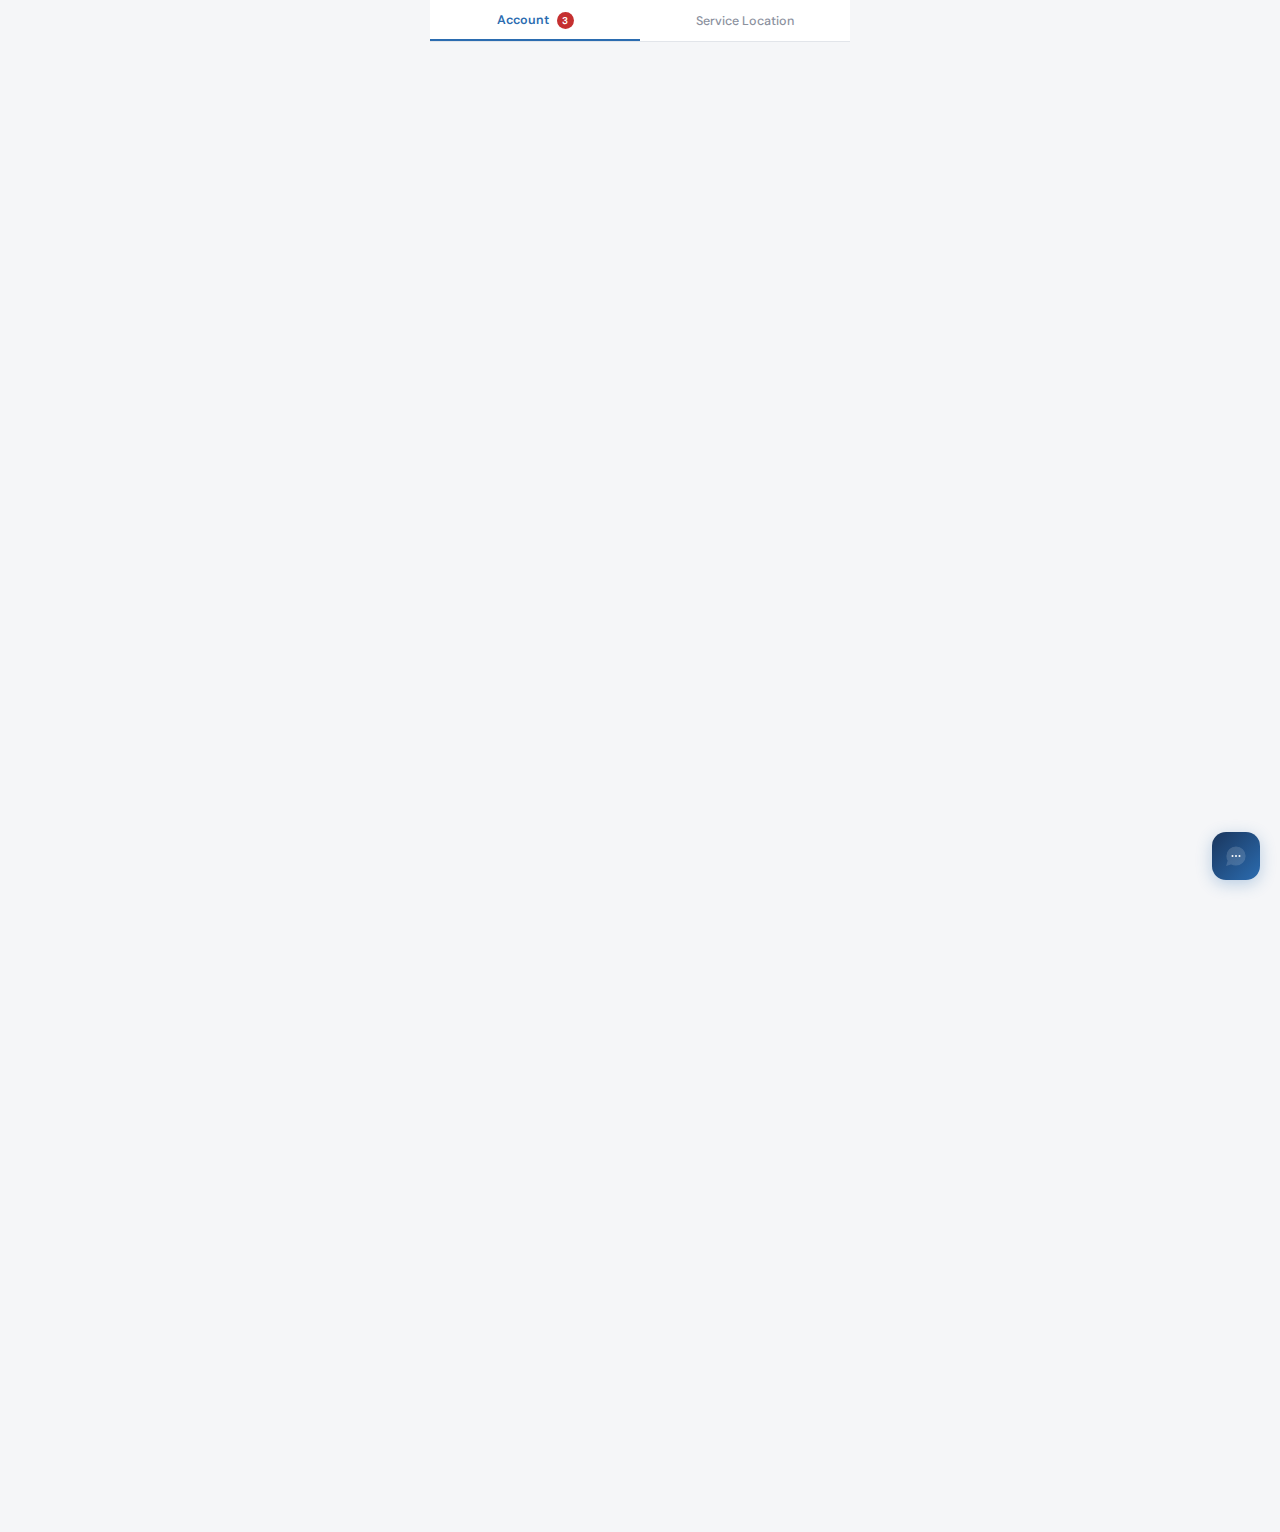
<file: insights.html>
<!DOCTYPE html>
<html lang="en">
<head>
<meta charset="UTF-8">
<meta name="viewport" content="width=device-width, initial-scale=1.0">
<title>CSR Insights — Next Best Actions</title>
<link rel="preconnect" href="https://fonts.googleapis.com">
<link href="https://fonts.googleapis.com/css2?family=DM+Sans:ital,opsz,wght@0,9..40,300;0,9..40,400;0,9..40,500;0,9..40,600;0,9..40,700;1,9..40,400&family=JetBrains+Mono:wght@400;500&display=swap" rel="stylesheet">
<style>
:root{--font-body:'DM Sans',system-ui,sans-serif;--font-mono:'JetBrains Mono',monospace;--bg-app:#f5f6f8;--bg-surface:#fff;--bg-surface-hover:#fafbfc;--bg-inset:#f0f2f5;--border-base:#e2e5ea;--border-subtle:#eceef2;--text-primary:#1a1f2b;--text-secondary:#5c6370;--text-tertiary:#8b919e;--text-inverse:#fff;--accent-blue:#2b6cb0;--accent-blue-light:#ebf2fa;--accent-blue-muted:#3b7ddd;--status-critical:#c53030;--status-critical-bg:#fef2f2;--status-critical-border:#fecaca;--status-warning:#b7791f;--status-warning-bg:#fefce8;--status-warning-border:#fef08a;--status-success:#276749;--status-success-bg:#f0fdf4;--status-success-border:#bbf7d0;--status-info:#2b6cb0;--status-info-bg:#eff6ff;--confidence-high:#276749;--confidence-med:#b7791f;--confidence-low:#9b8a8a;--radius-sm:6px;--radius-md:10px;--radius-lg:14px;--radius-xl:18px;--shadow-card:0 1px 3px rgba(26,31,43,.04),0 0 0 1px var(--border-subtle);--shadow-md:0 2px 8px rgba(26,31,43,.06);--shadow-lg:0 8px 24px rgba(26,31,43,.08)}
*,*::before,*::after{margin:0;padding:0;box-sizing:border-box}
body{font-family:var(--font-body);background:var(--bg-app);color:var(--text-primary);font-size:13.5px;line-height:1.55;-webkit-font-smoothing:antialiased}
.app-shell{max-width:420px;margin:0 auto;min-height:100dvh;background:var(--bg-app)}

/* ── Header / Tabs ── */
.panel-header{background:var(--bg-surface);border-bottom:1px solid var(--border-base);position:sticky;top:0;z-index:20}
.tab-bar{display:flex}
.tab-item{flex:1;padding:12px 0 10px;text-align:center;font-size:12.5px;font-weight:500;color:var(--text-tertiary);cursor:pointer;border:none;border-bottom:2px solid transparent;background:none;font-family:var(--font-body);transition:all .2s ease;user-select:none}
.tab-item:hover{color:var(--text-secondary)}
.tab-item.active{color:var(--accent-blue);border-bottom-color:var(--accent-blue);font-weight:600}
.tab-badge{display:inline-flex;align-items:center;justify-content:center;min-width:17px;height:17px;padding:0 5px;border-radius:9px;font-size:10px;font-weight:600;margin-left:5px;vertical-align:middle}
.tab-badge.critical{background:var(--status-critical);color:var(--text-inverse)}
.tab-content{display:none;padding:12px;animation:fadeSlideIn .25s ease}
.tab-content.active{display:block}
@keyframes fadeSlideIn{from{opacity:0;transform:translateY(4px)}to{opacity:1;transform:translateY(0)}}

/* ── Commodity Indicator ── */
.commodity-bar{display:flex;align-items:center;gap:7px;font-size:10.5px;font-weight:600;padding:6px 10px;border-radius:var(--radius-sm);margin-bottom:10px;text-transform:uppercase;letter-spacing:.04em}
.commodity-bar.electric{background:#eff6ff;color:#2563eb;border:1px solid #bfdbfe}
.commodity-bar.gas{background:#fef3c7;color:#92400e;border:1px solid #fde68a}
.commodity-bar.water{background:#ecfdf5;color:#0d9488;border:1px solid #a7f3d0}
.commodity-bar svg{flex-shrink:0}

/* ── Customer Snapshot ── */
.customer-snapshot{background:var(--bg-surface);border-radius:var(--radius-lg);box-shadow:var(--shadow-card);padding:14px;margin-bottom:10px}
.snapshot-top{display:flex;align-items:center;gap:12px;margin-bottom:14px}
.customer-avatar{width:40px;height:40px;border-radius:10px;background:linear-gradient(135deg,var(--accent-blue-light),#d0e2f5);display:flex;align-items:center;justify-content:center;font-weight:700;font-size:14px;color:var(--accent-blue);flex-shrink:0}
.customer-info{flex:1;min-width:0}
.customer-name{font-size:14px;font-weight:600;line-height:1.3}
.customer-meta{font-size:11px;color:var(--text-tertiary);line-height:1.5}
.customer-meta .bp-num{font-family:var(--font-mono);font-size:10.5px}
.risk-badge{font-size:10px;font-weight:600;padding:3px 8px;border-radius:5px;text-transform:uppercase;letter-spacing:.03em;flex-shrink:0;align-self:flex-start;white-space:nowrap}
.risk-badge.high{background:var(--status-critical-bg);color:var(--status-critical);border:1px solid var(--status-critical-border)}

/* ── Aging ── */
.aging-strip{display:grid;grid-template-columns:repeat(4,1fr);gap:6px}
.aging-bucket{text-align:center;padding:8px 4px 7px;border-radius:var(--radius-md);background:var(--bg-inset);border:1px solid var(--border-subtle)}
.aging-label{font-size:9px;font-weight:600;text-transform:uppercase;letter-spacing:.05em;color:var(--text-tertiary);margin-bottom:2px}
.aging-amount{font-family:var(--font-mono);font-size:13.5px;font-weight:600;letter-spacing:-.02em}
.aging-zero{font-family:var(--font-mono);font-size:13.5px;font-weight:500;color:var(--text-tertiary)}
.aging-bucket.tier-current{background:var(--bg-surface);border-color:var(--border-base)}
.aging-bucket.tier-30{background:var(--status-warning-bg);border-color:var(--status-warning-border)}
.aging-bucket.tier-30 .aging-label{color:var(--status-warning)}.aging-bucket.tier-30 .aging-amount{color:var(--status-warning)}
.aging-bucket.tier-60{background:#fff5f5;border-color:#fca5a5}
.aging-bucket.tier-60 .aging-label{color:#dc2626}.aging-bucket.tier-60 .aging-amount{color:#dc2626}
.aging-bucket.tier-90{background:var(--status-critical-bg);border-color:var(--status-critical-border)}
.aging-bucket.tier-90 .aging-label{color:var(--status-critical)}.aging-bucket.tier-90 .aging-amount{color:var(--status-critical);font-weight:700}
.aging-total{display:flex;justify-content:space-between;align-items:baseline;margin-top:8px;padding-top:8px;border-top:1px solid var(--border-subtle)}
.aging-total-label{font-size:11px;font-weight:500;color:var(--text-secondary)}
.aging-total-amount{font-family:var(--font-mono);font-size:15px;font-weight:700;color:var(--status-critical);letter-spacing:-.02em}

/* ── OData bar ── */
.odata-bar{display:flex;align-items:center;gap:6px;font-size:10px;color:var(--text-tertiary);padding:5px 10px;background:var(--bg-surface);border:1px solid var(--border-subtle);border-radius:var(--radius-sm);margin-bottom:10px}
.odata-dot{width:6px;height:6px;border-radius:50%;flex-shrink:0}
.odata-dot.live{background:var(--status-success)}.odata-dot.demo{background:var(--status-warning)}
.odata-bar code{font-family:var(--font-mono);font-size:9px;background:var(--bg-inset);padding:1px 4px;border-radius:3px}

/* Skeleton */
.skel{display:inline-block;position:relative;overflow:hidden;background:var(--bg-inset);border-radius:4px;vertical-align:middle;width:56px;height:15px}
.skel::after{content:'';position:absolute;inset:0;transform:translateX(-100%);background:linear-gradient(90deg,transparent,rgba(255,255,255,.5),transparent);animation:shimmer 1.5s infinite}
@keyframes shimmer{100%{transform:translateX(100%)}}

/* ── Alerts ── */
.alert-banner{display:flex;align-items:flex-start;gap:10px;padding:10px 12px;border-radius:var(--radius-md);margin-bottom:10px;border:1px solid;animation:alertPulseIn .4s ease}
@keyframes alertPulseIn{0%{opacity:0;transform:scale(.97)}60%{transform:scale(1.005)}100%{opacity:1;transform:scale(1)}}
.alert-banner.critical{background:var(--status-critical-bg);border-color:var(--status-critical-border)}
.alert-banner.warning{background:var(--status-warning-bg);border-color:var(--status-warning-border)}
.alert-icon{flex-shrink:0;margin-top:1px}.alert-content{flex:1;min-width:0}
.alert-label{font-size:10px;font-weight:600;text-transform:uppercase;letter-spacing:.05em;margin-bottom:2px}
.alert-banner.critical .alert-label{color:var(--status-critical)}.alert-banner.warning .alert-label{color:var(--status-warning)}
.alert-text{font-size:12.5px;font-weight:500;line-height:1.4}.alert-meta{font-size:11px;color:var(--text-tertiary);margin-top:2px}

/* ── Section Label ── */
.section-label{font-size:10.5px;font-weight:600;text-transform:uppercase;letter-spacing:.06em;color:var(--text-tertiary);padding:14px 4px 8px;display:flex;align-items:center;gap:6px}
.section-label .count{font-family:var(--font-mono);font-size:10px;background:var(--bg-inset);padding:1px 6px;border-radius:4px;font-weight:500;color:var(--text-secondary)}

/* ── NBA Card ── */
.nba-card{background:var(--bg-surface);border-radius:var(--radius-lg);box-shadow:var(--shadow-card);margin-bottom:8px;overflow:hidden;transition:box-shadow .2s ease}
.nba-card:hover{box-shadow:var(--shadow-md)}
.nba-card-header{display:flex;align-items:flex-start;gap:10px;padding:12px 14px;cursor:pointer;user-select:none;transition:background .15s ease}
.nba-card-header:hover{background:var(--bg-surface-hover)}
.nba-rank{width:26px;height:26px;border-radius:8px;display:flex;align-items:center;justify-content:center;font-size:12px;font-weight:700;flex-shrink:0;margin-top:1px;font-family:var(--font-mono)}
.nba-rank.rank-1{background:linear-gradient(135deg,#2b6cb0,#3b82c4);color:white}
.nba-rank.rank-2{background:var(--bg-inset);color:var(--text-secondary);border:1px solid var(--border-base)}
.nba-rank.rank-3{background:var(--bg-inset);color:var(--text-tertiary);border:1px solid var(--border-subtle)}
.nba-card-info{flex:1;min-width:0}
.nba-card-title{font-size:13px;font-weight:600;line-height:1.35;margin-bottom:3px}
.nba-card-reason{font-size:11.5px;color:var(--text-secondary);line-height:1.4}
.nba-card-right{display:flex;flex-direction:column;align-items:flex-end;gap:4px;flex-shrink:0}
.confidence-badge{display:inline-flex;font-size:10.5px;font-weight:600;padding:2px 7px;border-radius:5px;font-family:var(--font-mono)}
.confidence-badge.high{background:var(--status-success-bg);color:var(--confidence-high)}
.confidence-badge.med{background:var(--status-warning-bg);color:var(--confidence-med)}
.confidence-badge.low{background:var(--bg-inset);color:var(--confidence-low)}
.expand-chevron{width:18px;height:18px;color:var(--text-tertiary);transition:transform .25s ease;flex-shrink:0;margin-top:4px}
.nba-card.expanded .expand-chevron{transform:rotate(180deg)}
.nba-card-body{display:none;padding:0 14px 14px;border-top:1px solid var(--border-subtle);margin:0 14px;padding-top:12px}
.nba-card.expanded .nba-card-body{display:block;animation:fadeSlideIn .2s ease}
.say-script{padding:10px 12px;background:var(--accent-blue-light);border-radius:var(--radius-md);border-left:3px solid var(--accent-blue);margin-bottom:10px}
.say-label{font-size:9.5px;font-weight:700;text-transform:uppercase;letter-spacing:.08em;color:var(--accent-blue);margin-bottom:4px;display:flex;align-items:center;gap:5px}
.say-text{font-size:12.5px;line-height:1.55}
.nba-actions{display:flex;gap:6px;flex-wrap:wrap}

/* ── Buttons ── */
.btn{display:inline-flex;align-items:center;gap:5px;font-family:var(--font-body);font-size:12px;font-weight:500;padding:7px 12px;border-radius:var(--radius-sm);cursor:pointer;transition:all .15s ease;border:1px solid transparent;text-decoration:none}
.btn:active{transform:translateY(1px) scale(.98)}
.btn-primary{background:var(--accent-blue);color:var(--text-inverse);border-color:var(--accent-blue)}.btn-primary:hover{background:#245a94}
.btn-secondary{background:var(--bg-surface);color:var(--text-primary);border-color:var(--border-base)}.btn-secondary:hover{background:var(--bg-inset)}
.btn-ghost{background:transparent;color:var(--accent-blue);border:none;padding:7px 8px}.btn-ghost:hover{background:var(--accent-blue-light)}

/* ── Programs ── */
.programs-grid{display:grid;grid-template-columns:1fr 1fr;gap:8px;margin-bottom:8px}
.program-card{background:var(--bg-surface);border-radius:var(--radius-md);box-shadow:var(--shadow-card);padding:12px;display:flex;flex-direction:column;gap:8px;transition:all .15s ease;cursor:pointer}
.program-card:hover{box-shadow:var(--shadow-md);transform:translateY(-1px)}
.program-card-top{display:flex;align-items:center;justify-content:space-between}
.program-icon{width:32px;height:32px;border-radius:8px;display:flex;align-items:center;justify-content:center}
.program-icon.blue{background:var(--accent-blue-light);color:var(--accent-blue)}
.program-icon.green{background:var(--status-success-bg);color:var(--status-success)}
.program-icon.teal{background:#ecfdf5;color:#0d9488}
.program-tag{font-size:9.5px;font-weight:600;text-transform:uppercase;letter-spacing:.04em;padding:2px 6px;border-radius:4px}
.program-tag.popular{background:#fef3c7;color:#92400e}
.program-tag.enrolled{background:var(--status-success-bg);color:var(--status-success)}
.program-tag.eligible{background:var(--status-info-bg);color:var(--status-info)}
.program-tag.recommended{background:var(--accent-blue-light);color:var(--accent-blue)}
.program-name{font-size:12.5px;font-weight:600;line-height:1.3}
.program-desc{font-size:11px;color:var(--text-secondary);line-height:1.4}
.program-action{font-size:11.5px;font-weight:600;color:var(--accent-blue);text-decoration:none;display:inline-flex;align-items:center;gap:3px;margin-top:auto}
.program-action:hover{text-decoration:underline}
.program-action.enrolled-state{color:var(--status-success)}

/* ── Timeline ── */
.timeline{position:relative;padding-left:18px}
.timeline::before{content:'';position:absolute;left:5px;top:8px;bottom:8px;width:1.5px;background:var(--border-base)}
.timeline-item{position:relative;padding:8px 0 14px 14px}.timeline-item:last-child{padding-bottom:0}
.timeline-dot{position:absolute;left:-17px;top:11px;width:9px;height:9px;border-radius:50%;border:2px solid}
.timeline-dot.active{background:var(--status-critical);border-color:var(--status-critical);box-shadow:0 0 0 3px var(--status-critical-bg)}
.timeline-dot.warning{background:var(--status-warning);border-color:var(--status-warning);box-shadow:0 0 0 3px var(--status-warning-bg)}
.timeline-dot.muted{background:var(--border-base);border-color:var(--border-base)}
.timeline-title{font-size:12.5px;font-weight:600;line-height:1.35}
.timeline-desc{font-size:11.5px;color:var(--text-secondary);line-height:1.45;margin-top:2px}
.timeline-meta{display:flex;gap:10px;margin-top:4px}
.timeline-tag{font-size:10.5px;font-weight:500;display:inline-flex;align-items:center;padding:1px 6px;border-radius:4px}
.timeline-tag.active{background:var(--status-critical-bg);color:var(--status-critical);font-weight:600}
.timeline-tag.unpaid{background:var(--status-warning-bg);color:var(--status-warning);font-weight:600}
  .timeline-tag.paid{background:var(--status-success-bg);color:var(--status-success);font-weight:600}
.timeline-tag.date{color:var(--text-tertiary)}

/* ═══ SERVICE LOCATION ═══ */
.location-header-card{background:var(--bg-surface);border-radius:var(--radius-lg);box-shadow:var(--shadow-card);padding:14px;margin-bottom:10px}
.location-top{display:flex;align-items:center;gap:12px;margin-bottom:10px}
.location-icon-wrap{width:40px;height:40px;border-radius:10px;display:flex;align-items:center;justify-content:center;flex-shrink:0}
.location-icon-wrap.electric{background:linear-gradient(135deg,#eff6ff,#dbeafe);color:#2563eb}
.location-icon-wrap.gas{background:linear-gradient(135deg,#fef3c7,#fde68a);color:#b45309}
.location-icon-wrap.water{background:linear-gradient(135deg,#ecfdf5,#d1fae5);color:#0d9488}
.location-info{flex:1;min-width:0}
.location-addr{font-size:14px;font-weight:600;line-height:1.3}
.location-meta{font-size:11px;color:var(--text-tertiary)}
.location-meta .mono{font-family:var(--font-mono);font-size:10.5px}
.rate-strip{display:grid;grid-template-columns:1fr 1fr;gap:6px}
.rate-cell{padding:8px 10px;border-radius:var(--radius-md);background:var(--bg-inset);border:1px solid var(--border-subtle)}
.rate-cell-label{font-size:9px;font-weight:600;text-transform:uppercase;letter-spacing:.05em;color:var(--text-tertiary);margin-bottom:2px}
.rate-cell-value{font-size:13px;font-weight:600;color:var(--text-primary);line-height:1.3}
.rate-cell-sub{font-size:10px;color:var(--text-tertiary);font-family:var(--font-mono);margin-top:1px}

/* ── List items (shared pattern) ── */
.list-card{display:flex;align-items:center;gap:10px;padding:10px 12px;background:var(--bg-surface);border-radius:var(--radius-md);box-shadow:var(--shadow-card);margin-bottom:4px}
.list-card-icon{width:34px;height:34px;border-radius:8px;display:flex;align-items:center;justify-content:center;flex-shrink:0}
.list-card-sm{width:28px;height:28px;border-radius:7px}
.icon-electric{background:#eff6ff;color:#2563eb}
.icon-gas{background:#fef3c7;color:#b45309}
.icon-water{background:#ecfdf5;color:#0d9488}
.icon-solar{background:#fef3c7;color:#d97706}
.icon-battery{background:#ecfdf5;color:#059669}
.icon-ev{background:#f0fdf4;color:#16a34a}
.icon-pump{background:#fce7f3;color:#db2777}
.icon-flame{background:#fff7ed;color:#ea580c}
.icon-heater{background:#fef3c7;color:#b45309}
.icon-pipe{background:#eff6ff;color:#2563eb}
.icon-tank{background:#f0fdf4;color:#16a34a}
.icon-inspect{background:#ecfdf5;color:#0d9488}
.icon-install{background:#eff6ff;color:#2563eb}
.icon-repair{background:var(--status-warning-bg);color:var(--status-warning)}
.icon-disconnect{background:var(--status-critical-bg);color:var(--status-critical)}
.icon-success{background:var(--status-success-bg);color:var(--status-success)}
.icon-eligible{background:var(--accent-blue-light);color:var(--accent-blue)}
.list-card-info{flex:1;min-width:0}
.list-card-name{font-size:12.5px;font-weight:600;line-height:1.3}
.list-card-desc{font-size:11px;color:var(--text-secondary);line-height:1.4}
.list-card-right{flex-shrink:0;text-align:right}
.status-pill{font-size:10px;font-weight:600;padding:2px 7px;border-radius:5px;text-transform:uppercase;letter-spacing:.03em;white-space:nowrap}
.status-pill.active{background:var(--status-success-bg);color:var(--status-success)}
.status-pill.enrolled{background:var(--status-success-bg);color:var(--status-success)}
.status-pill.eligible{background:var(--accent-blue-light);color:var(--accent-blue)}
.status-pill.pending{background:var(--status-warning-bg);color:var(--status-warning)}
.status-pill.complete{background:var(--status-success-bg);color:var(--status-success)}
.status-pill.scheduled{background:var(--accent-blue-light);color:var(--accent-blue)}
.status-pill.open{background:var(--status-warning-bg);color:var(--status-warning)}
.value-badge{font-family:var(--font-mono);font-size:12px;font-weight:600;color:var(--status-success);white-space:nowrap}
.so-meta-line{display:flex;gap:8px;margin-top:4px;flex-wrap:wrap}
.so-tag{font-size:10px;font-weight:500;padding:1px 6px;border-radius:4px}
.so-tag.date{color:var(--text-tertiary)}
.so-tag.id-tag{font-family:var(--font-mono);font-size:9.5px;color:var(--text-tertiary);background:var(--bg-inset)}

/* ── Consumption ── */
.consumption-card{background:var(--bg-surface);border-radius:var(--radius-lg);box-shadow:var(--shadow-card);padding:14px;margin-bottom:8px}
.consumption-header{display:flex;justify-content:space-between;align-items:baseline;margin-bottom:12px}
.consumption-title{font-size:12.5px;font-weight:600}
.consumption-period{font-size:11px;color:var(--text-tertiary)}
.chart-area{position:relative;height:100px;margin-bottom:8px}.chart-area svg{width:100%;height:100%}
.consumption-stats{display:grid;grid-template-columns:1fr 1fr 1fr;gap:8px;padding-top:10px;border-top:1px solid var(--border-subtle)}
.stat-item{text-align:center}
.stat-value{font-family:var(--font-mono);font-size:15px;font-weight:600;letter-spacing:-.02em}
.stat-label{font-size:10px;color:var(--text-tertiary);margin-top:1px}
.stat-change{font-size:10px;font-weight:600;font-family:var(--font-mono)}
.stat-change.up{color:var(--status-critical)}.stat-change.down{color:var(--status-success)}

/* ── Joule ── */
.joule-fab{position:fixed;bottom:20px;right:20px;width:48px;height:48px;border-radius:14px;background:linear-gradient(135deg,#1a365d,#2b6cb0);color:white;border:none;cursor:pointer;display:flex;align-items:center;justify-content:center;box-shadow:0 4px 16px rgba(43,108,176,.3);transition:all .2s ease;z-index:30}
.joule-fab:hover{transform:translateY(-2px);box-shadow:0 6px 20px rgba(43,108,176,.4)}.joule-fab:active{transform:translateY(0) scale(.96)}
.joule-panel{position:fixed;bottom:78px;right:16px;width:340px;max-width:calc(100vw - 32px);background:var(--bg-surface);border-radius:var(--radius-xl);box-shadow:var(--shadow-lg),0 0 0 1px var(--border-subtle);z-index:30;display:none;animation:jouleSlideUp .3s ease;overflow:hidden}
.joule-panel.open{display:flex;flex-direction:column}
@keyframes jouleSlideUp{from{opacity:0;transform:translateY(10px) scale(.97)}to{opacity:1;transform:translateY(0) scale(1)}}
.joule-header{padding:14px 16px;border-bottom:1px solid var(--border-subtle);display:flex;align-items:center;gap:8px}
.joule-avatar{width:28px;height:28px;border-radius:8px;background:linear-gradient(135deg,#1a365d,#2b6cb0);display:flex;align-items:center;justify-content:center;color:white}
.joule-name{font-size:13px;font-weight:600}
.joule-status{font-size:11px;color:var(--status-success);display:flex;align-items:center;gap:4px}
.joule-status::before{content:'';width:6px;height:6px;border-radius:50%;background:var(--status-success)}
.joule-body{padding:16px;height:220px;overflow-y:auto}
.joule-msg{background:var(--bg-inset);padding:10px 12px;border-radius:var(--radius-md);font-size:12.5px;line-height:1.5;max-width:90%}
.joule-footer{padding:10px 14px;border-top:1px solid var(--border-subtle);display:flex;align-items:center;gap:8px}
.joule-input{flex:1;border:1px solid var(--border-base);border-radius:var(--radius-sm);padding:8px 10px;font-size:12.5px;font-family:var(--font-body);outline:none;transition:border-color .15s ease}
.joule-input:focus{border-color:var(--accent-blue-muted);box-shadow:0 0 0 2px rgba(59,125,221,.1)}
.joule-send{width:32px;height:32px;border:none;background:var(--accent-blue);color:white;border-radius:var(--radius-sm);cursor:pointer;display:flex;align-items:center;justify-content:center;transition:all .15s ease}
.joule-send:hover{background:#245a94}

.stagger{opacity:0;transform:translateY(6px);animation:staggerIn .3s ease forwards}
@keyframes staggerIn{to{opacity:1;transform:translateY(0)}}
@media(max-width:420px){.programs-grid{grid-template-columns:1fr}.joule-panel{right:8px;left:8px;width:auto}}
</style>
</head>
<body>
<div class="app-shell">
  <header class="panel-header"><nav class="tab-bar">
    <button class="tab-item active" data-tab="account" onclick="switchTab('account',this)">Account <span class="tab-badge critical">3</span></button>
    <button class="tab-item" data-tab="location" onclick="switchTab('location',this)">Service Location</button>
  </nav></header>

  <!-- ═══ ACCOUNT TAB ═══ -->
  <div class="tab-content active" id="tab-account">
   <!-- <div class="odata-bar stagger" style="animation-delay:.05s" id="odataBar"><span class="odata-dot demo"></span><span id="odataLabel">Demo mode — static data</span><code id="odataEndpoint"></code></div>-->

    <div class="customer-snapshot stagger" style="animation-delay:.1s">
      <div class="snapshot-top">
        <div class="customer-avatar" id="custAvatar"><!--MR=--></div>
        <div class="customer-info"><div class="customer-name" id="custName"><!--Maria Rodriguez--></div><div class="customer-meta"><span class="bp-num" id="custBP"><!--BP 1000001--></span> &middot; <span id="custAddr"><!--4358 Fairview Ave--></span></div></div>
        <span class="risk-badge high">High risk</span>
      </div>
      <div class="aging-strip">
        <div class="aging-bucket tier-current"><div class="aging-label">Current</div><div data-aging="current" class="aging-zero">&mdash;</div></div>
        <div class="aging-bucket tier-30"><div class="aging-label">30 day</div><div data-aging="d30" class="aging-amount">$142.50</div></div>
        <div class="aging-bucket tier-60"><div class="aging-label">60 day</div><div data-aging="d60" class="aging-amount">$126.80</div></div>
        <div class="aging-bucket tier-90"><div class="aging-label">90+ day</div><div data-aging="d90" class="aging-amount">$117.70</div></div>
      </div>
      <div class="aging-total"><span class="aging-total-label">Total outstanding</span><span class="aging-total-amount" id="agingTotal">$387.00</span></div>
    </div>

    <div id="alertsContainer" class="stagger" style="animation-delay:.15s"></div>

    <div class="section-label stagger" style="animation-delay:.25s">Next best actions <span class="count">3</span></div>
    <div id="nbaContainer" class="stagger" style="animation-delay:.3s"></div>

    <div class="section-label stagger" style="animation-delay:.5s">Recommended programs <span class="count" id="programCount">4</span></div>
    <div class="programs-grid stagger" style="animation-delay:.55s" id="programsContainer"></div>

    <div class="section-label stagger" style="animation-delay:.6s">Collection activity</div>
    <div class="stagger" style="animation-delay:.65s">
      <div class="timeline" id="timelineContainer"></div>
    </div>
    <div style="height:80px"></div>
  </div>

  <!-- ═══ SERVICE LOCATION TAB ═══ -->
  <div class="tab-content" id="tab-location">
    <div id="commodityBar" class="stagger" style="animation-delay:.05s"></div>
    <div id="locationHeader" class="stagger" style="animation-delay:.1s"></div>
    <div class="section-label stagger" style="animation-delay:.15s" id="operandLabel"></div>
    <div id="operandContainer" class="stagger" style="animation-delay:.2s"></div>
    <div class="section-label stagger" style="animation-delay:.25s">Consumption trend</div>
    <div id="consumptionContainer" class="stagger" style="animation-delay:.3s"></div>
    <div class="section-label stagger" style="animation-delay:.35s" id="equipLabel"></div>
    <div id="equipContainer" class="stagger" style="animation-delay:.4s"></div>
    <div class="section-label stagger" style="animation-delay:.45s" id="derLabel"></div>
    <div id="derContainer" class="stagger" style="animation-delay:.5s"></div>
    <div class="section-label stagger" style="animation-delay:.55s" id="soLabel"></div>
    <div id="soContainer" class="stagger" style="animation-delay:.6s"></div>
    <div style="height:80px"></div>
  </div>
</div>

<!-- Joule -->
<button class="joule-fab" onclick="toggleJoule()" title="Joule Assistant"><svg width="22" height="22" viewBox="0 0 22 22" fill="none"><path d="M11 2C6.03 2 2 6.03 2 11c0 1.74.49 3.37 1.35 4.74L2 20l4.26-1.35A8.96 8.96 0 0011 20c4.97 0 9-4.03 9-9s-4.03-9-9-9z" fill="white" opacity=".15" stroke="white" stroke-width="1.2"/><circle cx="7.5" cy="11" r="1" fill="white"/><circle cx="11" cy="11" r="1" fill="white"/><circle cx="14.5" cy="11" r="1" fill="white"/></svg></button>
<div class="joule-panel" id="joulePanel">
  <div class="joule-header"><div class="joule-avatar"><svg width="16" height="16" viewBox="0 0 16 16" fill="none"><circle cx="5" cy="8" r="1" fill="white"/><circle cx="8" cy="8" r="1" fill="white"/><circle cx="11" cy="8" r="1" fill="white"/></svg></div><div><div class="joule-name">Joule</div><div class="joule-status">Online</div></div></div>
  <div class="joule-body"><div class="joule-msg">Hi — I'm Joule. I can help navigate this customer's account, look up policy details, or draft a follow-up.</div></div>
  <div class="joule-footer"><input type="text" class="joule-input" placeholder="Ask Joule anything..."><button class="joule-send"><svg width="14" height="14" viewBox="0 0 14 14" fill="none" stroke="white" stroke-width="1.5" stroke-linecap="round"><path d="M12 7H2M8 3l4 4-4 4"/></svg></button></div>
</div>

<script>
/* ═══════════════════════════════════════════════════════════════
   CONFIGURATION
   ═══════════════════════════════════════════════════════════════
   URL Parameters:
     ?utility=electric|gas|water
     &bp=US00017601&first=Jeremy&last=Thompson&address=19+Monroe+Pl
   ═══════════════════════════════════════════════════════════════ */

const DEFAULTS = { bp:'US00017601', first:'Jeremy', last:'Thompson', address:'19+Monroe+Pl', utility:'electric' };

const ODATA_CONFIG = {
  enabled: false,
  baseUrl: 'https://<your-btp-dest>/sap/opu/odata4/sap',
  services: { accountBalance:'/ZI_CA_ACCOUNT_BALANCE/AccountBalance' },
  headers: { 'Accept':'application/json' }
};

const DEMO_AGING = { current:420.53, d30:390.00, d60:390.80, d90:-50.00 };

/* ═══ SVG helpers ═══ */
const SVG = {
  chat: '<svg width="12" height="12" viewBox="0 0 12 12" fill="none"><path d="M6 1C3.24 1 1 3.24 1 6c0 .95.27 1.83.74 2.58L1 11l2.42-.74A4.98 4.98 0 006 11c2.76 0 5-2.24 5-5S8.76 1 6 1z" fill="currentColor" opacity=".15" stroke="currentColor" stroke-width=".8"/></svg>',
  chevron: '<svg class="expand-chevron" viewBox="0 0 18 18" fill="none" stroke="currentColor" stroke-width="1.5" stroke-linecap="round"><polyline points="5,7 9,11 13,7"/></svg>',
  alertTri: '<svg width="16" height="16" viewBox="0 0 16 16" fill="none"><path d="M8 1.5L1 14h14L8 1.5z" fill="#fecaca" stroke="#c53030" stroke-width="1"/><path d="M8 6v3.5" stroke="#c53030" stroke-width="1.5" stroke-linecap="round"/><circle cx="8" cy="12" r=".75" fill="#c53030"/></svg>',
  alertCircle: '<svg width="16" height="16" viewBox="0 0 16 16" fill="none"><circle cx="8" cy="8" r="6.5" fill="#fef08a" stroke="#b7791f" stroke-width="1"/><path d="M8 5v3.5" stroke="#b7791f" stroke-width="1.5" stroke-linecap="round"/><circle cx="8" cy="11" r=".75" fill="#b7791f"/></svg>',
  check: '<svg width="12" height="12" viewBox="0 0 12 12" fill="none" stroke="currentColor" stroke-width="1.5" stroke-linecap="round"><path d="M3 6.5l2.5 2.5 4-5"/></svg>',
  plus: '<svg width="12" height="12" viewBox="0 0 12 12" fill="none" stroke="currentColor" stroke-width="1.5" stroke-linecap="round"><path d="M6 3v6M3 6h6"/></svg>',
  pin: '<svg width="18" height="18" viewBox="0 0 18 18" fill="none" stroke="currentColor" stroke-width="1.5" stroke-linecap="round"><path d="M9 1.5C5.96 1.5 3.5 4 3.5 7c0 4.5 5.5 9.5 5.5 9.5s5.5-5 5.5-9.5c0-3-2.46-5.5-5.5-5.5z"/><circle cx="9" cy="7" r="2"/></svg>',
  bolt: '<svg width="16" height="16" viewBox="0 0 16 16" fill="none" stroke="currentColor" stroke-width="1.5" stroke-linecap="round"><path d="M9 1.5L4 9h4l-1 5.5L12 7H8l1-5.5z"/></svg>',
  flame: '<svg width="16" height="16" viewBox="0 0 16 16" fill="none" stroke="currentColor" stroke-width="1.5" stroke-linecap="round"><path d="M8 1.5c0 3-4 5-4 8a4 4 0 008 0c0-3-4-5-4-8z"/></svg>',
  drop: '<svg width="16" height="16" viewBox="0 0 16 16" fill="none" stroke="currentColor" stroke-width="1.5" stroke-linecap="round"><path d="M8 1.5S3 7.5 3 10a5 5 0 0010 0c0-2.5-5-8.5-5-8.5z"/></svg>',
  meter: '<svg width="16" height="16" viewBox="0 0 16 16" fill="none" stroke="currentColor" stroke-width="1.5" stroke-linecap="round"><rect x="3" y="2" width="10" height="12" rx="2"/><circle cx="8" cy="7" r="2.5"/><path d="M8 7l1.5-1.5"/><path d="M5 12h6"/></svg>',
  solar: '<svg width="16" height="16" viewBox="0 0 16 16" fill="none" stroke="currentColor" stroke-width="1.5" stroke-linecap="round"><circle cx="8" cy="8" r="3"/><path d="M8 2v2M8 12v2M2 8h2M12 8h2M3.76 3.76l1.41 1.41M10.83 10.83l1.41 1.41M3.76 12.24l1.41-1.41M10.83 5.17l1.41-1.41"/></svg>',
  battery: '<svg width="16" height="16" viewBox="0 0 16 16" fill="none" stroke="currentColor" stroke-width="1.5" stroke-linecap="round"><rect x="2" y="4.5" width="10" height="7" rx="1.5"/><path d="M5 7v2M7.5 7v2"/></svg>',
  car: '<svg width="16" height="16" viewBox="0 0 16 16" fill="none" stroke="currentColor" stroke-width="1.5" stroke-linecap="round"><rect x="2" y="6" width="12" height="5" rx="1.5"/><circle cx="5" cy="12" r="1.5"/><circle cx="11" cy="12" r="1.5"/><path d="M10 6V4h2l1 2"/></svg>',
  pump: '<svg width="16" height="16" viewBox="0 0 16 16" fill="none" stroke="currentColor" stroke-width="1.5" stroke-linecap="round"><path d="M4 13V7a4 4 0 018 0v6"/><path d="M2 13h12"/></svg>'
};

/* ═══════════════════════════════════════════════════════════════
   COMMODITY DATA PROFILES
   ═══════════════════════════════════════════════════════════════ */
const PROFILES = {
  electric: {
    label: 'Electric', icon: SVG.bolt, barClass: 'electric', locIconClass: 'electric',
    rate: { name:'Residential R-1', detail:'$0.1247/kWh \u00b7 Tiered' },
    contract: { tenure:'4 yrs, 7 mo', since:'Sep 2020' },
    consumption: { title:'Monthly usage (kWh)', unit:'kWh', period:'Jan \u2013 Jun 2025',
      points:'0,65 62,55 124,42 186,28 248,35 310,48 370,58', color:'#2b6cb0',
      stats:[{v:'1,247',l:'Avg kWh/mo',c:'+8.3%',d:'up'},{v:'$184',l:'Avg bill',c:'+12.1%',d:'up'},{v:'6.2 kW',l:'Peak demand',c:'-3.1%',d:'down'}]
    },
    operands: [
      { name:'Senior citizen discount', desc:'10% reduction on base rate \u00b7 Verified annually', value:'-10%', icon:'green' },
      { name:'EV charger credit', desc:'Off-peak charging incentive \u00b7 Level 2 charger', value:'-$18/mo', icon:'teal' },
      { name:'Time-of-use opt-in', desc:'Off-peak: $0.089/kWh \u00b7 Peak: $0.178/kWh', value:'TOU', icon:'blue' }
    ],
    equipment: [
      { name:'Smart meter \u2014 AMI', desc:'Itron OpenWay Riva \u00b7 SN 48230-MR-7741 \u00b7 15-min intervals', iconClass:'icon-electric', svg:SVG.meter, status:'active' },
      { name:'Rooftop solar array', desc:'SunPower M-Series \u00b7 7.2 kW capacity \u00b7 Net metered', iconClass:'icon-solar', svg:SVG.solar, status:'active' },
      { name:'Battery storage', desc:'Tesla Powerwall 3 \u00b7 13.5 kWh \u00b7 Installed Mar 2024', iconClass:'icon-battery', svg:SVG.battery, status:'active' },
      { name:'EV charger \u2014 Level 2', desc:'ChargePoint Home Flex \u00b7 48A / 240V \u00b7 Garage install', iconClass:'icon-ev', svg:SVG.car, status:'active' },
      { name:'Heat pump \u2014 Dual fuel', desc:'Carrier Infinity \u00b7 3-ton \u00b7 SEER2 20.5', iconClass:'icon-pump', svg:SVG.pump, status:'active' }
    ],
    der: [
      { name:'Net metering \u2014 Solar', desc:'Bi-directional metering active \u00b7 Credits roll monthly', status:'enrolled' },
      { name:'Demand response \u2014 Battery', desc:'Peak shaving \u00b7 8 dispatches YTD \u00b7 $12/event credit', status:'enrolled' },
      { name:'V2G pilot program', desc:'Vehicle-to-grid eligible via EV charger \u00b7 Not yet enrolled', status:'eligible' }
    ],
    serviceOrders: [
      { title:'Disconnection \u2014 Non-payment', desc:'Field crew scheduled for service disconnect', iconClass:'icon-disconnect', status:'scheduled', date:'Jun 28, 2025', id:'SO-884210' },
      { title:'AMI meter health check', desc:'Routine firmware validation and signal test', iconClass:'icon-inspect', status:'complete', date:'Apr 12, 2025', id:'SO-871455' },
      { title:'Battery storage installation', desc:'Tesla Powerwall 3 \u2014 permit, install, commission', iconClass:'icon-install', status:'complete', date:'Mar 8, 2024', id:'SO-792103' }
    ],
    alerts: [
      { type:'critical', icon:SVG.alertTri, label:'Active Collections', text:'Late payment including charges issued', meta:'Late payment notice issued Jul 7, 2025' },
      { type:'warning', icon:SVG.alertCircle, label:'Multiple relationships', text:'2 customer relationships exist on this account' }
    ],
    nba: [
      { rank:1, title:'Take payment \u2014 resolve past-due balance', reason:'Active collections \u00b7 Reminder letter including charges', conf:94, level:'high', script:'Due to your past-due balance and active collection activity, we can take a payment over the phone or online to get your account current. Are you able to make a payment today?', actions:['Process payment','View balance'] },
      { rank:2, title:'Offer installment plan', reason:'Eligible \u00b7 1 prior default on record', conf:72, level:'med', script:'A payment arrangement may be offered, but 1 default exists on record. If broken, no future arrangements will be allowed. We recommend making payment in full. Would you also like us to check if you qualify for low-income assistance?', actions:['Create arrangement','Check LIHEAP'] },
      { rank:3, title:'Enroll in AutoPay', reason:'Prevents future delinquency \u00b7 Not enrolled', conf:58, level:'low', script:'We recommend enrolling in AutoPay to have your bill paid automatically each month \u2014 securely, on time, and hassle-free.', actions:['Enroll in AutoPay'] }
    ],
    programs: [
      { name:'Budget billing', desc:'Fixed monthly payments', tag:'popular', tagClass:'popular', link:'#' },
      { name:'LIHEAP assistance', desc:'Income-based bill relief', tag:'eligible', tagClass:'eligible', link:'#' },
      { name:'AutoPay', desc:'Never miss a payment', tag:'recommended', tagClass:'recommended', link:'#' },
      { name:'eBill', desc:'Paperless billing', tag:'enrolled', tagClass:'enrolled', enrolled:true }
    ],
    collections: [
      { dot:'active', title:'Late Payment including charges', desc:'early stage late payment issued', tag:'active', tagLabel:'Active', date:'Jul 7, 2025' },
      { dot:'warning', title:'Early reminder \u2014 TF notice', desc:'Autodialer warning: TF notice to be issued', tag:'paid', tagLabel:'Paid', date:'Mar 10, 2025' },
      { dot:'muted', title:'Digital late payment reminder', desc:'Email sent. LPC of $5.00 applied.', tag:'paid', tagLabel:'Paid', date:'Feb 28, 2025' }
    ]
  },

  gas: {
    label: 'Natural Gas', icon: SVG.flame, barClass: 'gas', locIconClass: 'gas',
    rate: { name:'Residential GS-1', detail:'$1.28/therm \u00b7 Seasonal' },
    contract: { tenure:'6 yrs, 2 mo', since:'Feb 2019' },
    consumption: { title:'Monthly usage (therms)', unit:'therms', period:'Jan \u2013 Jun 2025',
      points:'0,30 62,28 124,45 186,62 248,72 310,78 370,80', color:'#b45309',
      stats:[{v:'87',l:'Avg therms/mo',c:'+4.1%',d:'up'},{v:'$112',l:'Avg bill',c:'+6.8%',d:'up'},{v:'142',l:'Peak therms',c:'Jan 2025',d:'up'}]
    },
    operands: [
      { name:'Senior citizen discount', desc:'8% reduction on delivery charge \u00b7 Verified annually', value:'-8%', icon:'green' },
      { name:'Winter protection plan', desc:'No shut-off Nov\u2013Mar per state regulation', value:'WPP', icon:'amber' },
      { name:'High-efficiency rebate', desc:'Annual credit for 95%+ AFUE furnace', value:'-$6/mo', icon:'teal' }
    ],
    equipment: [
      { name:'Gas meter \u2014 Diaphragm', desc:'Sensus iConA \u00b7 SN G-77201-RC \u00b7 Monthly read', iconClass:'icon-gas', svg:SVG.meter, status:'active' },
      { name:'High-efficiency furnace', desc:'Lennox SL297V \u00b7 97% AFUE \u00b7 Variable speed', iconClass:'icon-flame', svg:SVG.flame, status:'active' },
      { name:'Tankless water heater', desc:'Rinnai RU199iN \u00b7 199k BTU \u00b7 0.96 UEF', iconClass:'icon-heater', svg:SVG.flame, status:'active' },
      { name:'Gas leak detector', desc:'New Cosmos XP-3160 \u00b7 Kitchen install \u00b7 Connected', iconClass:'icon-inspect', svg:SVG.meter, status:'active' },
      { name:'Gas fireplace insert', desc:'Napoleon GX70 \u00b7 Direct vent \u00b7 Living room', iconClass:'icon-flame', svg:SVG.flame, status:'active' }
    ],
    der: [
      { name:'Gas safety inspection program', desc:'Annual appliance safety check \u00b7 Free for residential', status:'enrolled' },
      { name:'Renewable natural gas opt-in', desc:'5% RNG blend available \u00b7 +$0.08/therm premium', status:'eligible' }
    ],
    serviceOrders: [
      { title:'Disconnection \u2014 Non-payment', desc:'Field crew scheduled for gas service disconnect', iconClass:'icon-disconnect', status:'scheduled', date:'Jun 28, 2025', id:'SO-884210' },
      { title:'Annual gas safety inspection', desc:'Appliance, venting, and leak check', iconClass:'icon-inspect', status:'complete', date:'Mar 15, 2025', id:'SO-866021' },
      { title:'Meter replacement', desc:'Sensus iConA upgrade from legacy meter', iconClass:'icon-install', status:'complete', date:'Nov 2, 2023', id:'SO-801772' }
    ],
    alerts: [
      { type:'critical', icon:SVG.alertTri, label:'Pending disconnection', text:'Gas shut-off scheduled at {address}', meta:'10-day notice issued Jun 18, 2025' },
      { type:'warning', icon:SVG.alertCircle, label:'Multiple relationships', text:'2 customer relationships exist on this account' }
    ],
    nba: [
      { rank:1, title:'Take payment \u2014 resolve past-due balance', reason:'Active collections \u00b7 Pending disconnection', conf:94, level:'high', script:'Due to your past-due balance and active collection activity, we can take a payment over the phone or online to get your account current. Are you able to make a payment today?', actions:['Process payment','View balance'] },
      { rank:2, title:'Offer installment plan', reason:'Eligible \u00b7 1 prior default on record', conf:72, level:'med', script:'A payment arrangement may be offered, but 1 default exists. We recommend making payment in full. Should we also check if you qualify for LIHEAP heating assistance?', actions:['Create arrangement','Check LIHEAP'] },
      { rank:3, title:'Enroll in AutoPay', reason:'Prevents future delinquency \u00b7 Not enrolled', conf:58, level:'low', script:'We recommend enrolling in AutoPay for automatic monthly payments — secure, on time, and hassle-free.', actions:['Enroll in AutoPay'] }
    ],
    programs: [
      { name:'Budget billing', desc:'Fixed monthly payments', tag:'popular', tagClass:'popular', link:'#' },
      { name:'LIHEAP heating', desc:'Income-based heating relief', tag:'eligible', tagClass:'eligible', link:'#' },
      { name:'AutoPay', desc:'Never miss a payment', tag:'recommended', tagClass:'recommended', link:'#' },
      { name:'eBill', desc:'Paperless billing', tag:'enrolled', tagClass:'enrolled', enrolled:true }
    ],
    collections: [
      { dot:'active', title:'Disconnect warning call', desc:'10-day turn-off notice issued', tag:'active', tagLabel:'Active', date:'Jun 18, 2025' },
      { dot:'warning', title:'Early reminder \u2014 TF notice', desc:'Autodialer warning: TF notice to be issued', tag:'unpaid', tagLabel:'Unpaid', date:'Jun 10, 2025' },
      { dot:'muted', title:'Digital late payment reminder', desc:'Email sent. LPC of $5.00 applied.', tag:'unpaid', tagLabel:'Unpaid', date:'May 28, 2025' }
    ]
  },

  water: {
    label: 'Water / Sewer', icon: SVG.drop, barClass: 'water', locIconClass: 'water',
    rate: { name:'Residential W-1', detail:'$4.86/CCF \u00b7 Conservation tiered' },
    contract: { tenure:'11 yrs, 3 mo', since:'Jan 2014' },
    consumption: { title:'Monthly usage (CCF)', unit:'CCF', period:'Jan \u2013 Jun 2025',
      points:'0,70 62,68 124,55 186,42 248,38 310,30 370,25', color:'#0d9488',
      stats:[{v:'8.4',l:'Avg CCF/mo',c:'+2.6%',d:'up'},{v:'$62',l:'Avg bill',c:'+5.4%',d:'up'},{v:'14.1',l:'Peak CCF',c:'Jul 2024',d:'up'}]
    },
    operands: [
      { name:'Senior citizen discount', desc:'15% reduction on water service charge', value:'-15%', icon:'green' },
      { name:'Irrigation controller credit', desc:'EPA WaterSense smart controller \u00b7 $3/mo credit', value:'-$3/mo', icon:'teal' },
      { name:'Conservation tier pricing', desc:'Tier 1: $3.42/CCF \u00b7 Tier 2: $5.86/CCF \u00b7 Tier 3: $9.12/CCF', value:'Tiered', icon:'blue' }
    ],
    equipment: [
      { name:'Water meter \u2014 AMI', desc:'Badger E-Series Ultrasonic \u00b7 SN W-11892-BV \u00b7 Hourly reads', iconClass:'icon-water', svg:SVG.meter, status:'active' },
      { name:'Backflow preventer', desc:'Watts 009M2 \u00b7 3/4" RP \u00b7 Annual test required', iconClass:'icon-pipe', svg:SVG.drop, status:'active' },
      { name:'Smart irrigation controller', desc:'Rachio 3 \u00b7 8-zone \u00b7 Weather-adjusted scheduling', iconClass:'icon-tank', svg:SVG.drop, status:'active' },
      { name:'Reclaimed water meter', desc:'Secondary meter for irrigation \u00b7 Reduced rate', iconClass:'icon-water', svg:SVG.meter, status:'pending' }
    ],
    der: [
      { name:'Leak alert program', desc:'AMI continuous-flow detection \u00b7 SMS/email alerts active', status:'enrolled' },
      { name:'Xeriscaping rebate', desc:'Turf replacement incentive \u00b7 Up to $2/sq ft \u00b7 750 sq ft max', status:'eligible' },
      { name:'Reclaimed water opt-in', desc:'Non-potable irrigation at 60% reduced rate', status:'eligible' }
    ],
    serviceOrders: [
      { title:'Disconnection \u2014 Non-payment', desc:'Field crew scheduled for water service disconnect', iconClass:'icon-disconnect', status:'scheduled', date:'Jun 28, 2025', id:'SO-884210' },
      { title:'Backflow preventer test', desc:'Annual compliance test \u2014 certified inspector', iconClass:'icon-inspect', status:'complete', date:'Feb 20, 2025', id:'SO-859112' },
      { title:'AMI meter installation', desc:'Badger E-Series ultrasonic upgrade from manual read', iconClass:'icon-install', status:'complete', date:'Aug 14, 2023', id:'SO-783920' }
    ],
    alerts: [
      { type:'critical', icon:SVG.alertTri, label:'Pending disconnection', text:'Water shut-off scheduled at {address}', meta:'10-day notice issued Jun 18, 2025' },
      { type:'warning', icon:SVG.alertCircle, label:'Possible leak detected', text:'Continuous flow detected 2:00\u20135:00 AM for 3 consecutive nights' }
    ],
    nba: [
      { rank:1, title:'Take payment \u2014 resolve past-due balance', reason:'Active collections \u00b7 Pending disconnection', conf:94, level:'high', script:'Due to your past-due balance and active collection activity, we can take a payment over the phone or online. Are you able to make a payment today?', actions:['Process payment','View balance'] },
      { rank:2, title:'Investigate possible leak', reason:'Continuous flow alert \u00b7 3 consecutive nights', conf:86, level:'high', script:'Our system detected water flowing between 2 and 5 AM for three nights in a row. This may indicate a leak. Would you like us to schedule an inspection, or have you already identified the source?', actions:['Schedule inspection','Dismiss alert'] },
      { rank:3, title:'Enroll in AutoPay', reason:'Prevents future delinquency \u00b7 Not enrolled', conf:58, level:'low', script:'We recommend enrolling in AutoPay for automatic monthly payments \u2014 secure, on time, and hassle-free.', actions:['Enroll in AutoPay'] }
    ],
    programs: [
      { name:'Budget billing', desc:'Fixed monthly payments', tag:'popular', tagClass:'popular', link:'#' },
      { name:'Leak protection', desc:'AMI flow alert service', tag:'enrolled', tagClass:'enrolled', enrolled:true },
      { name:'AutoPay', desc:'Never miss a payment', tag:'recommended', tagClass:'recommended', link:'#' },
      { name:'eBill', desc:'Paperless billing', tag:'enrolled', tagClass:'enrolled', enrolled:true }
    ],
    collections: [
      { dot:'active', title:'Disconnect warning call', desc:'10-day turn-off notice issued', tag:'active', tagLabel:'Active', date:'Jun 18, 2025' },
      { dot:'warning', title:'Early reminder \u2014 TF notice', desc:'Autodialer: TF notice to be issued', tag:'unpaid', tagLabel:'Unpaid', date:'Jun 10, 2025' },
      { dot:'muted', title:'Digital late payment reminder', desc:'Email sent. LPC of $5.00 applied.', tag:'unpaid', tagLabel:'Unpaid', date:'May 28, 2025' }
    ]
  }
};


/* ═══════════════════════════════════════════════════════════════
   INIT
   ═══════════════════════════════════════════════════════════════ */
document.addEventListener('DOMContentLoaded', () => {
  const ctx = parseUrlParams();
  const profile = PROFILES[ctx.utility] || PROFILES.electric;
  applyCustomerData(ctx);
  renderAccountTab(profile, ctx);
  renderLocationTab(profile, ctx);
  initOData(ctx);
  setTimeout(() => toggleNba('nba-0'), 500);
});

function parseUrlParams() {
  const p = new URLSearchParams(window.location.search);
  return {
    bp: p.get('bp') || DEFAULTS.bp,
    first: p.get('first') || DEFAULTS.first,
    last: p.get('last') || DEFAULTS.last,
    address: p.get('address') || DEFAULTS.address,
    utility: (p.get('utility') || DEFAULTS.utility).toLowerCase()
  };
}

function applyCustomerData(ctx) {
  const full = `${ctx.first} ${ctx.last}`, init = `${ctx.first[0]}${ctx.last[0]}`.toUpperCase();
  document.getElementById('custAvatar').textContent = init;
  document.getElementById('custName').textContent = full;
  document.getElementById('custBP').textContent = `BP ${ctx.bp}`;
  document.getElementById('custAddr').textContent = ctx.address;
}


/* ═══ ACCOUNT TAB RENDERING ═══ */
function renderAccountTab(p, ctx) {
  // Alerts
  document.getElementById('alertsContainer').innerHTML = p.alerts.map(a =>
    `<div class="alert-banner ${a.type}"><span class="alert-icon">${a.icon}</span><div class="alert-content"><div class="alert-label">${a.label}</div><div class="alert-text">${a.text.replace('{address}',ctx.address)}</div>${a.meta?`<div class="alert-meta">${a.meta}</div>`:''}</div></div>`
  ).join('');

  // NBA
  document.getElementById('nbaContainer').innerHTML = p.nba.map((n,i) =>
    `<div class="nba-card" id="nba-${i}"><div class="nba-card-header" onclick="toggleNba('nba-${i}')"><span class="nba-rank rank-${n.rank}">${n.rank}</span><div class="nba-card-info"><div class="nba-card-title">${n.title}</div><div class="nba-card-reason">${n.reason}</div></div><div class="nba-card-right"><span class="confidence-badge ${n.level}">${n.conf}%</span>${SVG.chevron}</div></div><div class="nba-card-body"><div class="say-script"><div class="say-label">${SVG.chat} Suggested script</div><div class="say-text">${n.script}</div></div><div class="nba-actions">${n.actions.map((a,j) => j===0?`<a href="#" class="btn btn-primary">${a}</a>`:`<a href="#" class="btn btn-secondary">${a}</a>`).join('')}</div></div></div>`
  ).join('');

  // Programs
  const progs = p.programs;
  document.getElementById('programCount').textContent = progs.length;
  document.getElementById('programsContainer').innerHTML = progs.map(pg => {
    const action = pg.enrolled
      ? `<span class="program-action enrolled-state">${SVG.check} Active</span>`
      : `<a href="${pg.link||'#'}" class="program-action">Enroll &#8599;</a>`;
    return `<div class="program-card"><div class="program-card-top"><div class="program-icon ${pg.enrolled?'green':'blue'}"><svg width="16" height="16" viewBox="0 0 16 16" fill="none" stroke="currentColor" stroke-width="1.5" stroke-linecap="round">${pg.enrolled?'<path d="M4 8l3 3 5-6"/>':'<path d="M3 12V6l5-3.5L13 6v6"/><rect x="6" y="9" width="4" height="3" rx=".5"/>'}</svg></div><span class="program-tag ${pg.tagClass}">${pg.tag}</span></div><div class="program-name">${pg.name}</div><div class="program-desc">${pg.desc}</div>${action}</div>`;
  }).join('');

  // Collections
  document.getElementById('timelineContainer').innerHTML = p.collections.map(c =>
    `<div class="timeline-item"><div class="timeline-dot ${c.dot}"></div><div class="timeline-title">${c.title}</div><div class="timeline-desc">${c.desc}</div><div class="timeline-meta"><span class="timeline-tag ${c.tag}">${c.tagLabel}</span><span class="timeline-tag date">${c.date}</span></div></div>`
  ).join('');
}


/* ═══ SERVICE LOCATION TAB RENDERING ═══ */
function renderLocationTab(p, ctx) {
  // Commodity bar
  document.getElementById('commodityBar').innerHTML =
    `<div class="commodity-bar ${p.barClass}">${p.icon} ${p.label} Service Location</div>`;

  // Location header
  document.getElementById('locationHeader').innerHTML =
    `<div class="location-header-card"><div class="location-top"><div class="location-icon-wrap ${p.locIconClass}">${SVG.pin}</div><div class="location-info"><div class="location-addr">${ctx.address}</div><div class="location-meta">East Lansing, MI 48823 \u00b7 <span class="mono">Premise 200041</span></div></div></div><div class="rate-strip"><div class="rate-cell"><div class="rate-cell-label">Rate schedule</div><div class="rate-cell-value">${p.rate.name}</div><div class="rate-cell-sub">${p.rate.detail}</div></div><div class="rate-cell"><div class="rate-cell-label">Contract active</div><div class="rate-cell-value">${p.contract.tenure}</div><div class="rate-cell-sub">Since ${p.contract.since}</div></div></div></div>`;

  // Operands
  document.getElementById('operandLabel').innerHTML = `Special operands &amp; credits <span class="count">${p.operands.length}</span>`;
  document.getElementById('operandContainer').innerHTML = p.operands.map(o =>
    `<div class="list-card"><div class="list-card-icon list-card-sm icon-${o.icon}"><svg width="14" height="14" viewBox="0 0 14 14" fill="none" stroke="currentColor" stroke-width="1.5" stroke-linecap="round"><circle cx="7" cy="7" r="5"/><path d="M7 4v3l2 1.5"/></svg></div><div class="list-card-info"><div class="list-card-name">${o.name}</div><div class="list-card-desc">${o.desc}</div></div><div class="value-badge">${o.value}</div></div>`
  ).join('');

  // Consumption
  const c = p.consumption;
  document.getElementById('consumptionContainer').innerHTML =
    `<div class="consumption-card"><div class="consumption-header"><span class="consumption-title">${c.title}</span><span class="consumption-period">${c.period}</span></div><div class="chart-area"><svg viewBox="0 0 370 100" preserveAspectRatio="none"><defs><linearGradient id="cg" x1="0" y1="0" x2="0" y2="1"><stop offset="0%" stop-color="${c.color}" stop-opacity=".12"/><stop offset="100%" stop-color="${c.color}" stop-opacity=".01"/></linearGradient></defs><line x1="0" y1="25" x2="370" y2="25" stroke="#e2e5ea" stroke-width=".5" stroke-dasharray="3,3"/><line x1="0" y1="50" x2="370" y2="50" stroke="#e2e5ea" stroke-width=".5" stroke-dasharray="3,3"/><line x1="0" y1="75" x2="370" y2="75" stroke="#e2e5ea" stroke-width=".5" stroke-dasharray="3,3"/><path d="M${c.points.split(' ')[0]} ${c.points.replace(/(\d+),/g,'L$1,')} L370,100 L0,100Z".replace('ML','M') fill="url(#cg)"/><polyline points="${c.points}" fill="none" stroke="${c.color}" stroke-width="2" stroke-linejoin="round" stroke-linecap="round"/><text x="0" y="98" font-family="DM Sans" font-size="9" fill="#8b919e">Jan</text><text x="55" y="98" font-family="DM Sans" font-size="9" fill="#8b919e">Feb</text><text x="117" y="98" font-family="DM Sans" font-size="9" fill="#8b919e">Mar</text><text x="176" y="98" font-family="DM Sans" font-size="9" fill="#8b919e">Apr</text><text x="241" y="98" font-family="DM Sans" font-size="9" fill="#8b919e">May</text><text x="303" y="98" font-family="DM Sans" font-size="9" fill="#8b919e">Jun</text></svg></div><div class="consumption-stats">${c.stats.map(s => `<div class="stat-item"><div class="stat-value">${s.v}</div><div class="stat-label">${s.l}</div><div class="stat-change ${s.d}">${s.c}</div></div>`).join('')}</div></div>`;

  // Equipment
  document.getElementById('equipLabel').innerHTML = `Installed equipment <span class="count">${p.equipment.length}</span>`;
  document.getElementById('equipContainer').innerHTML = p.equipment.map(e =>
    `<div class="list-card"><div class="list-card-icon ${e.iconClass}">${e.svg}</div><div class="list-card-info"><div class="list-card-name">${e.name}</div><div class="list-card-desc">${e.desc}</div></div><span class="status-pill ${e.status}">${e.status}</span></div>`
  ).join('');

  // DER
  document.getElementById('derLabel').innerHTML = `Programs &amp; enrollment <span class="count">${p.der.length}</span>`;
  document.getElementById('derContainer').innerHTML = p.der.map(d =>
    `<div class="list-card"><div class="list-card-icon list-card-sm ${d.status==='enrolled'?'icon-success':'icon-eligible'}">${d.status==='enrolled'?SVG.check:SVG.plus}</div><div class="list-card-info"><div class="list-card-name">${d.name}</div><div class="list-card-desc">${d.desc}</div></div><span class="status-pill ${d.status}">${d.status}</span></div>`
  ).join('');

  // Service Orders
  document.getElementById('soLabel').innerHTML = `Service orders <span class="count">${p.serviceOrders.length}</span>`;
  document.getElementById('soContainer').innerHTML = p.serviceOrders.map(s =>
    `<div class="list-card" style="align-items:flex-start"><div class="list-card-icon list-card-sm ${s.iconClass}"><svg width="14" height="14" viewBox="0 0 14 14" fill="none" stroke="currentColor" stroke-width="1.5" stroke-linecap="round"><circle cx="7" cy="7" r="5"/></svg></div><div class="list-card-info"><div class="list-card-name">${s.title}</div><div class="list-card-desc">${s.desc}</div><div class="so-meta-line"><span class="status-pill ${s.status}">${s.status}</span><span class="so-tag date">${s.date}</span><span class="so-tag id-tag">${s.id}</span></div></div></div>`
  ).join('');
}


/* ═══ OData ═══ */
async function initOData(ctx) {
  const bar=document.getElementById('odataBar'),label=document.getElementById('odataLabel'),dot=bar.querySelector('.odata-dot');
  if(!ODATA_CONFIG.enabled){dot.classList.add('demo');label.textContent='Demo mode \u2014 static data';applyAgingData(DEMO_AGING);return;}
  dot.classList.add('live');label.textContent='Live \u2014 S/4HANA CDS';
  try{applyAgingData(await fetchBalance(ctx.bp));}catch(e){console.error(e);dot.classList.replace('live','demo');label.textContent='Fallback \u2014 OData unavailable';applyAgingData(DEMO_AGING);}
}
async function fetchBalance(bp){
  const r=await fetch(`${ODATA_CONFIG.baseUrl}${ODATA_CONFIG.services.accountBalance}?$filter=BusinessPartner eq '${bp}'&$top=1`,{headers:ODATA_CONFIG.headers});
  if(!r.ok)throw new Error(`HTTP ${r.status}`);const d=await r.json(),rec=d.value?.[0];if(!rec)throw new Error('No record');
  return{current:+rec.CurrentBalance||0,d30:+rec.Balance30Day||0,d60:+rec.Balance60Day||0,d90:+rec.Balance90Day||0};
}
function applyAgingData(a){
  const fmt=v=>v===0?'$0.00':`$${v.toFixed(2)}`,total=a.current+a.d30+a.d60+a.d90;
  ['current','d30','d60','d90'].forEach(k=>{const el=document.querySelector(`[data-aging="${k}"]`);if(!el)return;if(a[k]===0){el.className='aging-zero';el.textContent='\u2014';}else{el.className='aging-amount';el.textContent=fmt(a[k]);}});
  document.getElementById('agingTotal').textContent=fmt(total);
}


/* ═══ UI ═══ */
function switchTab(id,btn){document.querySelectorAll('.tab-content').forEach(t=>t.classList.remove('active'));document.querySelectorAll('.tab-item').forEach(t=>t.classList.remove('active'));document.getElementById('tab-'+id).classList.add('active');btn.classList.add('active');}
function toggleNba(id){const el=document.getElementById(id);if(el)el.classList.toggle('expanded');}
function toggleJoule(){document.getElementById('joulePanel').classList.toggle('open');}
</script>
</body>
</html>
</file>
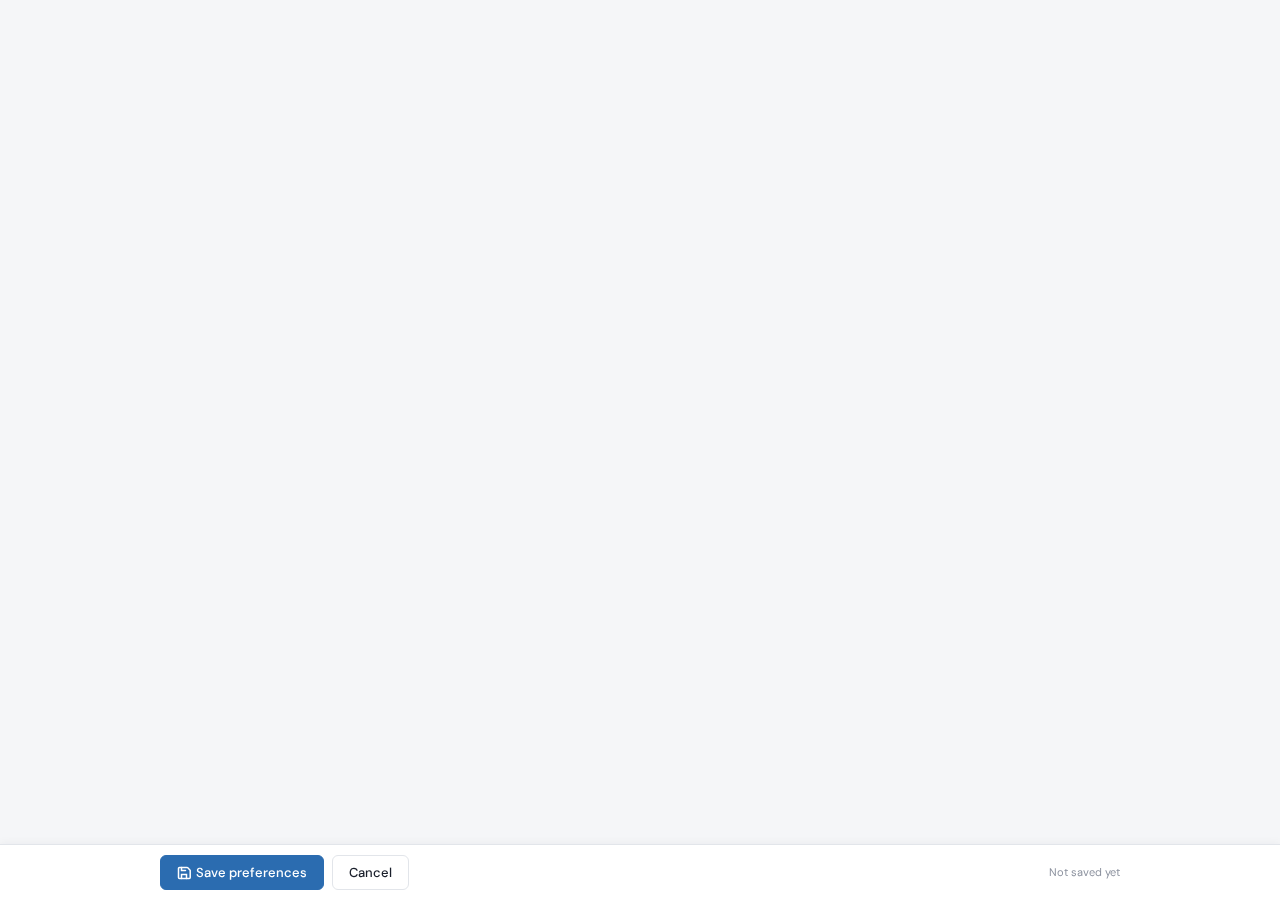
<file: prefcenter.html>
<!DOCTYPE html>
<html lang="en">
<head>
<meta charset="UTF-8">
<meta name="viewport" content="width=device-width, initial-scale=1.0">
<title>Communication Preferences</title>
<link rel="preconnect" href="https://fonts.googleapis.com">
<link href="https://fonts.googleapis.com/css2?family=DM+Sans:ital,opsz,wght@0,9..40,300;0,9..40,400;0,9..40,500;0,9..40,600;0,9..40,700;1,9..40,400&family=JetBrains+Mono:wght@400;500&display=swap" rel="stylesheet">
<style>
:root {
  --font-body: 'DM Sans', system-ui, sans-serif;
  --font-mono: 'JetBrains Mono', monospace;
  --bg-app: #f5f6f8;
  --bg-surface: #ffffff;
  --bg-surface-hover: #fafbfc;
  --bg-inset: #f0f2f5;
  --border-base: #e2e5ea;
  --border-subtle: #eceef2;
  --text-primary: #1a1f2b;
  --text-secondary: #5c6370;
  --text-tertiary: #8b919e;
  --text-inverse: #fff;
  --accent-blue: #2b6cb0;
  --accent-blue-light: #ebf2fa;
  --accent-blue-muted: #3b7ddd;
  --status-critical: #c53030;
  --status-critical-bg: #fef2f2;
  --status-success: #276749;
  --status-success-bg: #f0fdf4;
  --status-success-border: #bbf7d0;
  --status-warning: #b7791f;
  --status-warning-bg: #fefce8;
  --radius-sm: 6px;
  --radius-md: 10px;
  --radius-lg: 14px;
  --shadow-card: 0 1px 3px rgba(26,31,43,.04), 0 0 0 1px var(--border-subtle);
  --shadow-md: 0 2px 8px rgba(26,31,43,.06);
}

*, *::before, *::after { margin: 0; padding: 0; box-sizing: border-box; }

body {
  font-family: var(--font-body);
  background: var(--bg-app);
  color: var(--text-primary);
  font-size: 13.5px;
  line-height: 1.55;
  -webkit-font-smoothing: antialiased;
}

/* ── Layout Shell ── */
.page-wrap {
  max-width: 1200px;
  margin: 0 auto;
  padding: 16px 20px 80px;
}

/* ── Section Cards ── */
.card {
  background: var(--bg-surface);
  border-radius: var(--radius-lg);
  box-shadow: var(--shadow-card);
  margin-bottom: 12px;
  overflow: hidden;
}

.card-header {
  display: flex;
  align-items: center;
  justify-content: space-between;
  padding: 14px 18px;
  border-bottom: 1px solid var(--border-subtle);
}

.card-title {
  font-size: 13.5px;
  font-weight: 600;
  display: flex;
  align-items: center;
  gap: 8px;
}

.card-title svg { flex-shrink: 0; color: var(--text-tertiary); }

.card-body { padding: 16px 18px; }

/* ── Form Fields ── */
.form-grid {
  display: grid;
  grid-template-columns: 1fr 1fr;
  gap: 14px 20px;
}

.form-group { display: flex; flex-direction: column; gap: 4px; }

.form-label {
  font-size: 11px;
  font-weight: 600;
  color: var(--text-secondary);
  text-transform: uppercase;
  letter-spacing: .04em;
}

.form-select, .form-input, .form-time {
  font-family: var(--font-body);
  font-size: 13px;
  padding: 8px 10px;
  border: 1px solid var(--border-base);
  border-radius: var(--radius-sm);
  background: var(--bg-surface);
  color: var(--text-primary);
  outline: none;
  transition: border-color .15s ease, box-shadow .15s ease;
  width: 100%;
}

.form-select:focus, .form-input:focus, .form-time:focus {
  border-color: var(--accent-blue-muted);
  box-shadow: 0 0 0 2px rgba(59,125,221,.1);
}

.form-select { cursor: pointer; appearance: none; background-image: url("data:image/svg+xml,%3Csvg width='10' height='6' viewBox='0 0 10 6' fill='none' xmlns='http://www.w3.org/2000/svg'%3E%3Cpath d='M1 1l4 4 4-4' stroke='%238b919e' stroke-width='1.5' stroke-linecap='round' stroke-linejoin='round'/%3E%3C/svg%3E"); background-repeat: no-repeat; background-position: right 10px center; padding-right: 28px; }

/* ── Toggle Switch ── */
.toggle-row {
  display: flex;
  align-items: center;
  justify-content: space-between;
  padding: 10px 0;
}

.toggle-row + .toggle-row { border-top: 1px solid var(--border-subtle); }

.toggle-label-wrap { flex: 1; min-width: 0; }

.toggle-label { font-size: 13px; font-weight: 500; }

.toggle-desc { font-size: 11.5px; color: var(--text-secondary); line-height: 1.4; }

.toggle-switch {
  position: relative;
  width: 40px;
  height: 22px;
  flex-shrink: 0;
  cursor: pointer;
}

.toggle-switch input { opacity: 0; width: 0; height: 0; position: absolute; }

.toggle-track {
  position: absolute;
  inset: 0;
  background: var(--border-base);
  border-radius: 11px;
  transition: background .2s ease;
}

.toggle-switch input:checked + .toggle-track { background: var(--accent-blue); }

.toggle-knob {
  position: absolute;
  top: 2px;
  left: 2px;
  width: 18px;
  height: 18px;
  background: white;
  border-radius: 50%;
  box-shadow: 0 1px 3px rgba(0,0,0,.15);
  transition: transform .2s ease;
}

.toggle-switch input:checked ~ .toggle-knob { transform: translateX(18px); }

/* ── Quiet Hours Inline ── */
.quiet-hours-row {
  display: flex;
  align-items: center;
  gap: 8px;
  padding-top: 8px;
}

.quiet-hours-row .form-time { width: 100px; text-align: center; }

.quiet-hours-sep { font-size: 12px; color: var(--text-tertiary); font-weight: 500; }

/* ── Process / Channel Matrix ── */
.matrix-table {
  width: 100%;
  border-collapse: separate;
  border-spacing: 0;
}

.matrix-table th {
  font-size: 10.5px;
  font-weight: 600;
  text-transform: uppercase;
  letter-spacing: .05em;
  color: var(--text-tertiary);
  padding: 10px 12px;
  text-align: center;
  border-bottom: 1px solid var(--border-base);
  position: sticky;
  top: 0;
  background: var(--bg-surface);
  z-index: 2;
}

.matrix-table th:first-child { text-align: left; }

.matrix-table td {
  padding: 12px;
  border-bottom: 1px solid var(--border-subtle);
  vertical-align: middle;
}

.matrix-table tr:last-child td { border-bottom: none; }

.matrix-table td:not(:first-child) { text-align: center; }

.process-cell { min-width: 200px; }

.process-name { font-size: 13px; font-weight: 600; line-height: 1.3; }

.process-desc { font-size: 11px; color: var(--text-secondary); line-height: 1.4; margin-top: 1px; }

.notes-input {
  font-family: var(--font-body);
  font-size: 12px;
  padding: 6px 8px;
  border: 1px solid var(--border-subtle);
  border-radius: var(--radius-sm);
  width: 100%;
  min-width: 120px;
  outline: none;
  color: var(--text-primary);
  transition: border-color .15s ease;
  background: var(--bg-inset);
}

.notes-input:focus { border-color: var(--accent-blue-muted); background: var(--bg-surface); }

.notes-input::placeholder { color: var(--text-tertiary); }

/* Channel toggle (compact) */
.ch-toggle {
  position: relative;
  width: 36px;
  height: 20px;
  display: inline-block;
  cursor: pointer;
  vertical-align: middle;
}

.ch-toggle input { opacity: 0; width: 0; height: 0; position: absolute; }

.ch-track {
  position: absolute;
  inset: 0;
  background: var(--border-base);
  border-radius: 10px;
  transition: background .2s ease;
}

.ch-toggle input:checked + .ch-track { background: var(--accent-blue); }

.ch-knob {
  position: absolute;
  top: 2px;
  left: 2px;
  width: 16px;
  height: 16px;
  background: white;
  border-radius: 50%;
  box-shadow: 0 1px 2px rgba(0,0,0,.12);
  transition: transform .2s ease;
}

.ch-toggle input:checked ~ .ch-knob { transform: translateX(16px); }

/* ── Action Bar ── */
.action-bar {
  position: fixed;
  bottom: 0;
  left: 0;
  right: 0;
  background: var(--bg-surface);
  border-top: 1px solid var(--border-base);
  padding: 10px 20px;
  display: flex;
  align-items: center;
  gap: 8px;
  z-index: 20;
  box-shadow: 0 -2px 8px rgba(26,31,43,.04);
}

.action-bar-inner {
  max-width: 960px;
  margin: 0 auto;
  width: 100%;
  display: flex;
  align-items: center;
  gap: 8px;
}

.btn {
  display: inline-flex;
  align-items: center;
  gap: 5px;
  font-family: var(--font-body);
  font-size: 13px;
  font-weight: 500;
  padding: 8px 16px;
  border-radius: var(--radius-sm);
  cursor: pointer;
  transition: all .15s ease;
  border: 1px solid transparent;
  text-decoration: none;
}

.btn:active { transform: translateY(1px) scale(.98); }
.btn-primary { background: var(--accent-blue); color: var(--text-inverse); border-color: var(--accent-blue); }
.btn-primary:hover { background: #245a94; }
.btn-secondary { background: var(--bg-surface); color: var(--text-primary); border-color: var(--border-base); }
.btn-secondary:hover { background: var(--bg-inset); }
.btn-text { background: none; color: var(--accent-blue); border: none; padding: 8px 10px; }
.btn-text:hover { background: var(--accent-blue-light); }
.btn-danger-text { background: none; color: var(--status-critical); border: none; padding: 8px 10px; }
.btn-danger-text:hover { background: var(--status-critical-bg); }

.spacer { flex: 1; }

.last-saved { font-size: 11px; color: var(--text-tertiary); }

/* ── Toast ── */
.toast {
  position: fixed;
  bottom: 70px;
  left: 50%;
  transform: translateX(-50%) translateY(20px);
  background: var(--text-primary);
  color: var(--text-inverse);
  padding: 10px 20px;
  border-radius: var(--radius-md);
  font-size: 13px;
  font-weight: 500;
  opacity: 0;
  transition: all .3s ease;
  z-index: 30;
  pointer-events: none;
}

.toast.visible { opacity: 1; transform: translateX(-50%) translateY(0); }

/* ── Bulk Actions ── */
.bulk-actions {
  display: flex;
  gap: 4px;
}

/* ── Responsive ── */
@media (max-width: 700px) {
  .form-grid { grid-template-columns: 1fr; }
  .page-wrap { padding: 12px 12px 80px; }
  .matrix-table { display: block; overflow-x: auto; }
}

/* ── Stagger ── */
.stagger { opacity: 0; transform: translateY(6px); animation: staggerIn .3s ease forwards; }
@keyframes staggerIn { to { opacity: 1; transform: translateY(0); } }
</style>
</head>
<body>

<div class="page-wrap">

  <!-- Contact & Global Settings -->
  <div class="card stagger" style="animation-delay:.05s">
    <div class="card-header">
      <div class="card-title">
        <svg width="16" height="16" viewBox="0 0 16 16" fill="none" stroke="currentColor" stroke-width="1.5" stroke-linecap="round"><circle cx="8" cy="5" r="3"/><path d="M2.5 14c0-3 2.5-5 5.5-5s5.5 2 5.5 5"/></svg>
        Contact &amp; global settings
      </div>
    </div>
    <div class="card-body">
      <div class="form-grid">
        <div class="form-group">
          <label class="form-label" for="selEmail">Primary email</label>
          <select class="form-select" id="selEmail"></select>
        </div>
        <div class="form-group">
          <label class="form-label" for="selPhone">Primary phone</label>
          <select class="form-select" id="selPhone"></select>
        </div>
      </div>

      <div style="margin-top:14px">
        <div class="toggle-row">
          <div class="toggle-label-wrap">
            <div class="toggle-label">Allow program and offer recommendations</div>
            <div class="toggle-desc">Receive suggestions for rebates, assistance programs, and rate optimization</div>
          </div>
          <label class="toggle-switch">
            <input type="checkbox" id="togMarketing">
            <span class="toggle-track"></span>
            <span class="toggle-knob"></span>
          </label>
        </div>

        <div class="toggle-row">
          <div class="toggle-label-wrap">
            <div class="toggle-label">Quiet hours</div>
            <div class="toggle-desc">Suppress non-emergency notifications during specified hours</div>
          </div>
          <label class="toggle-switch">
            <input type="checkbox" id="togQuiet">
            <span class="toggle-track"></span>
            <span class="toggle-knob"></span>
          </label>
        </div>

        <div class="quiet-hours-row" id="quietRow" style="display:none">
          <span class="form-label" style="text-transform:none;letter-spacing:0;font-weight:500">From</span>
          <input type="time" class="form-time" id="quietStart" value="21:00">
          <span class="quiet-hours-sep">to</span>
          <input type="time" class="form-time" id="quietEnd" value="08:00">
        </div>
      </div>
    </div>
  </div>

  <!-- Preferences Matrix -->
  <div class="card stagger" style="animation-delay:.12s">
    <div class="card-header">
      <div class="card-title">
        <svg width="16" height="16" viewBox="0 0 16 16" fill="none" stroke="currentColor" stroke-width="1.5" stroke-linecap="round"><rect x="2" y="2" width="12" height="12" rx="2"/><path d="M2 6h12M6 2v12"/></svg>
        Preferences by process &amp; channel
      </div>
      <div class="bulk-actions">
        <button class="btn btn-text" onclick="bulkToggle(true)">Enable all</button>
        <button class="btn btn-danger-text" onclick="bulkToggle(false)">Disable all</button>
      </div>
    </div>
    <div style="overflow-x:auto">
      <table class="matrix-table" id="matrixTable">
        <thead><tr id="matrixHead"></tr></thead>
        <tbody id="matrixBody"></tbody>
      </table>
    </div>
  </div>

</div>

<!-- Fixed Action Bar -->
<div class="action-bar">
  <div class="action-bar-inner">
    <button class="btn btn-primary" onclick="savePrefs()">
      <svg width="14" height="14" viewBox="0 0 14 14" fill="none" stroke="currentColor" stroke-width="1.5" stroke-linecap="round"><path d="M11.5 12.5H2.5a1 1 0 01-1-1v-9a1 1 0 011-1h7.59a1 1 0 01.7.29l2.12 2.12a1 1 0 01.29.7V11.5a1 1 0 01-1 1z"/><path d="M4.5 12.5v-4h5v4"/><path d="M4.5 1.5v3h4"/></svg>
      Save preferences
    </button>
    <button class="btn btn-secondary" onclick="cancelChanges()">Cancel</button>
    <div class="spacer"></div>
    <span class="last-saved" id="lastSaved">Not saved yet</span>
  </div>
</div>

<!-- Toast -->
<div class="toast" id="toast"></div>

<script>
/* ═══════════════════════════════════════
   CONFIG
   ═══════════════════════════════════════ */
const STORAGE_KEY = 'scv2_comm_prefs_v2';

const CHANNELS = [
  { key:'EMAIL', label:'Email', icon:'envelope' },
  { key:'SMS',   label:'SMS',   icon:'phone' },
  { key:'PUSH',  label:'In-App Push', icon:'bell' }
];

const PROCESSES = [
  { id:'BILLING_PAYMENTS', title:'Billing and payments',      desc:'Statements, bills, payment reminders, payment confirmations' },
  { id:'USAGE_ALERTS',     title:'Usage alerts',              desc:'High usage, threshold alerts, leak detection (if applicable)' },
  { id:'OUTAGES',          title:'Outages and emergencies',   desc:'Service interruptions, restoration updates, emergency notices' },
  { id:'PROGRAM_RECS',     title:'Program recommendations',   desc:'Rebates, assistance programs, time-of-use rate suggestions' },
  { id:'PROFILE_UPDATES',  title:'Profile and security',      desc:'Account changes, security notices, preference confirmations' }
];

const DEFAULT_STATE = {
  customer: {
    email: 'saputilitiesdemo@gmail.com',
    phone: '+1 (720) 402-5379',
    emailsOnFile: ['saputilitiesdemo@gmail.com','sapdemo.family@gmail.com','sapdemo.work@gmail.com'],
    phonesOnFile: ['+1 (720) 402-5379','+1 (248) 977-7948']
  },
  global: {
    allowMarketing: false,
    quietHours: { enabled: false, start: '21:00', end: '08:00' }
  },
  preferences: PROCESSES.map(p => ({
    processId: p.id,
    channels: CHANNELS.reduce((a,c) => (a[c.key]=false,a), {}),
    notes: ''
  })),
  meta: { lastSavedAt: '' }
};


/* ═══════════════════════════════════════
   STATE
   ═══════════════════════════════════════ */
let state = loadState() || JSON.parse(JSON.stringify(DEFAULT_STATE));

function loadState() {
  try { const r = localStorage.getItem(STORAGE_KEY); return r ? JSON.parse(r) : null; }
  catch { return null; }
}

function persistState() {
  state.meta.lastSavedAt = new Date().toLocaleString();
  localStorage.setItem(STORAGE_KEY, JSON.stringify(state));
}


/* ═══════════════════════════════════════
   INIT
   ═══════════════════════════════════════ */
document.addEventListener('DOMContentLoaded', () => {
  renderContactForm();
  renderMatrix();
  updateSaveStatus();
});


/* ═══════════════════════════════════════
   CONTACT FORM
   ═══════════════════════════════════════ */
function renderContactForm() {
  // Email dropdown
  const selEmail = document.getElementById('selEmail');
  state.customer.emailsOnFile.forEach(e => {
    const opt = document.createElement('option');
    opt.value = e; opt.textContent = e;
    if (e === state.customer.email) opt.selected = true;
    selEmail.appendChild(opt);
  });
  selEmail.addEventListener('change', () => { state.customer.email = selEmail.value; });

  // Phone dropdown
  const selPhone = document.getElementById('selPhone');
  state.customer.phonesOnFile.forEach(ph => {
    const opt = document.createElement('option');
    opt.value = ph; opt.textContent = ph;
    if (ph === state.customer.phone) opt.selected = true;
    selPhone.appendChild(opt);
  });
  selPhone.addEventListener('change', () => { state.customer.phone = selPhone.value; });

  // Marketing toggle
  const togMkt = document.getElementById('togMarketing');
  togMkt.checked = state.global.allowMarketing;
  togMkt.addEventListener('change', () => { state.global.allowMarketing = togMkt.checked; });

  // Quiet hours
  const togQuiet = document.getElementById('togQuiet');
  const quietRow = document.getElementById('quietRow');
  const quietStart = document.getElementById('quietStart');
  const quietEnd = document.getElementById('quietEnd');

  togQuiet.checked = state.global.quietHours.enabled;
  quietStart.value = state.global.quietHours.start;
  quietEnd.value = state.global.quietHours.end;
  quietRow.style.display = togQuiet.checked ? 'flex' : 'none';

  togQuiet.addEventListener('change', () => {
    state.global.quietHours.enabled = togQuiet.checked;
    quietRow.style.display = togQuiet.checked ? 'flex' : 'none';
  });
  quietStart.addEventListener('change', () => { state.global.quietHours.start = quietStart.value; });
  quietEnd.addEventListener('change', () => { state.global.quietHours.end = quietEnd.value; });
}


/* ═══════════════════════════════════════
   PREFERENCES MATRIX
   ═══════════════════════════════════════ */
function renderMatrix() {
  // Header
  const head = document.getElementById('matrixHead');
  head.innerHTML = `<th>Process</th>${CHANNELS.map(c => `<th>${c.label}</th>`).join('')}<th>Notes</th>`;

  // Body
  const body = document.getElementById('matrixBody');
  body.innerHTML = '';

  state.preferences.forEach((pref, idx) => {
    const proc = PROCESSES.find(p => p.id === pref.processId);
    if (!proc) return;

    const tr = document.createElement('tr');

    // Process cell
    tr.innerHTML = `<td class="process-cell"><div class="process-name">${proc.title}</div><div class="process-desc">${proc.desc}</div></td>`;

    // Channel toggles
    CHANNELS.forEach(ch => {
      const td = document.createElement('td');
      const isOn = pref.channels[ch.key];
      td.innerHTML = `
        <label class="ch-toggle">
          <input type="checkbox" data-idx="${idx}" data-ch="${ch.key}" ${isOn ? 'checked' : ''}>
          <span class="ch-track"></span>
          <span class="ch-knob"></span>
        </label>
      `;
      td.querySelector('input').addEventListener('change', function() {
        state.preferences[this.dataset.idx].channels[this.dataset.ch] = this.checked;
      });
      tr.appendChild(td);
    });

    // Notes
    const notesTd = document.createElement('td');
    notesTd.innerHTML = `<input type="text" class="notes-input" placeholder="Optional note..." value="${pref.notes || ''}" data-idx="${idx}">`;
    notesTd.querySelector('input').addEventListener('input', function() {
      state.preferences[this.dataset.idx].notes = this.value;
    });
    tr.appendChild(notesTd);

    body.appendChild(tr);
  });
}


/* ═══════════════════════════════════════
   ACTIONS
   ═══════════════════════════════════════ */
function bulkToggle(on) {
  state.preferences.forEach(p => {
    CHANNELS.forEach(c => { p.channels[c.key] = on; });
  });
  renderMatrix();
  showToast(on ? 'All channels enabled' : 'All channels disabled');
}

function savePrefs() {
  // Validate at least one contact if any channel is enabled
  const anyOn = state.preferences.some(p => Object.values(p.channels).some(Boolean));
  const hasEmail = (state.customer.email || '').trim().length > 0;
  const hasPhone = (state.customer.phone || '').trim().length > 0;

  if (anyOn && !hasEmail && !hasPhone) {
    showToast('Select an email or phone number before saving');
    return;
  }

  persistState();
  updateSaveStatus();
  showToast('Preferences saved');
}

function cancelChanges() {
  if (!confirm('Discard unsaved changes?')) return;
  const loaded = loadState();
  state = loaded || JSON.parse(JSON.stringify(DEFAULT_STATE));
  renderContactForm_reset();
  renderMatrix();
  updateSaveStatus();
  showToast('Changes discarded');
}

function renderContactForm_reset() {
  document.getElementById('selEmail').value = state.customer.email;
  document.getElementById('selPhone').value = state.customer.phone;
  document.getElementById('togMarketing').checked = state.global.allowMarketing;
  document.getElementById('togQuiet').checked = state.global.quietHours.enabled;
  document.getElementById('quietRow').style.display = state.global.quietHours.enabled ? 'flex' : 'none';
  document.getElementById('quietStart').value = state.global.quietHours.start;
  document.getElementById('quietEnd').value = state.global.quietHours.end;
}

function updateSaveStatus() {
  const el = document.getElementById('lastSaved');
  if (state.meta.lastSavedAt) {
    el.textContent = `Last saved: ${state.meta.lastSavedAt}`;
  } else {
    el.textContent = 'Not saved yet';
  }
}


/* ═══════════════════════════════════════
   TOAST
   ═══════════════════════════════════════ */
let toastTimer;
function showToast(msg) {
  const el = document.getElementById('toast');
  el.textContent = msg;
  el.classList.add('visible');
  clearTimeout(toastTimer);
  toastTimer = setTimeout(() => el.classList.remove('visible'), 2500);
}
</script>
</body>
</html>
</file>
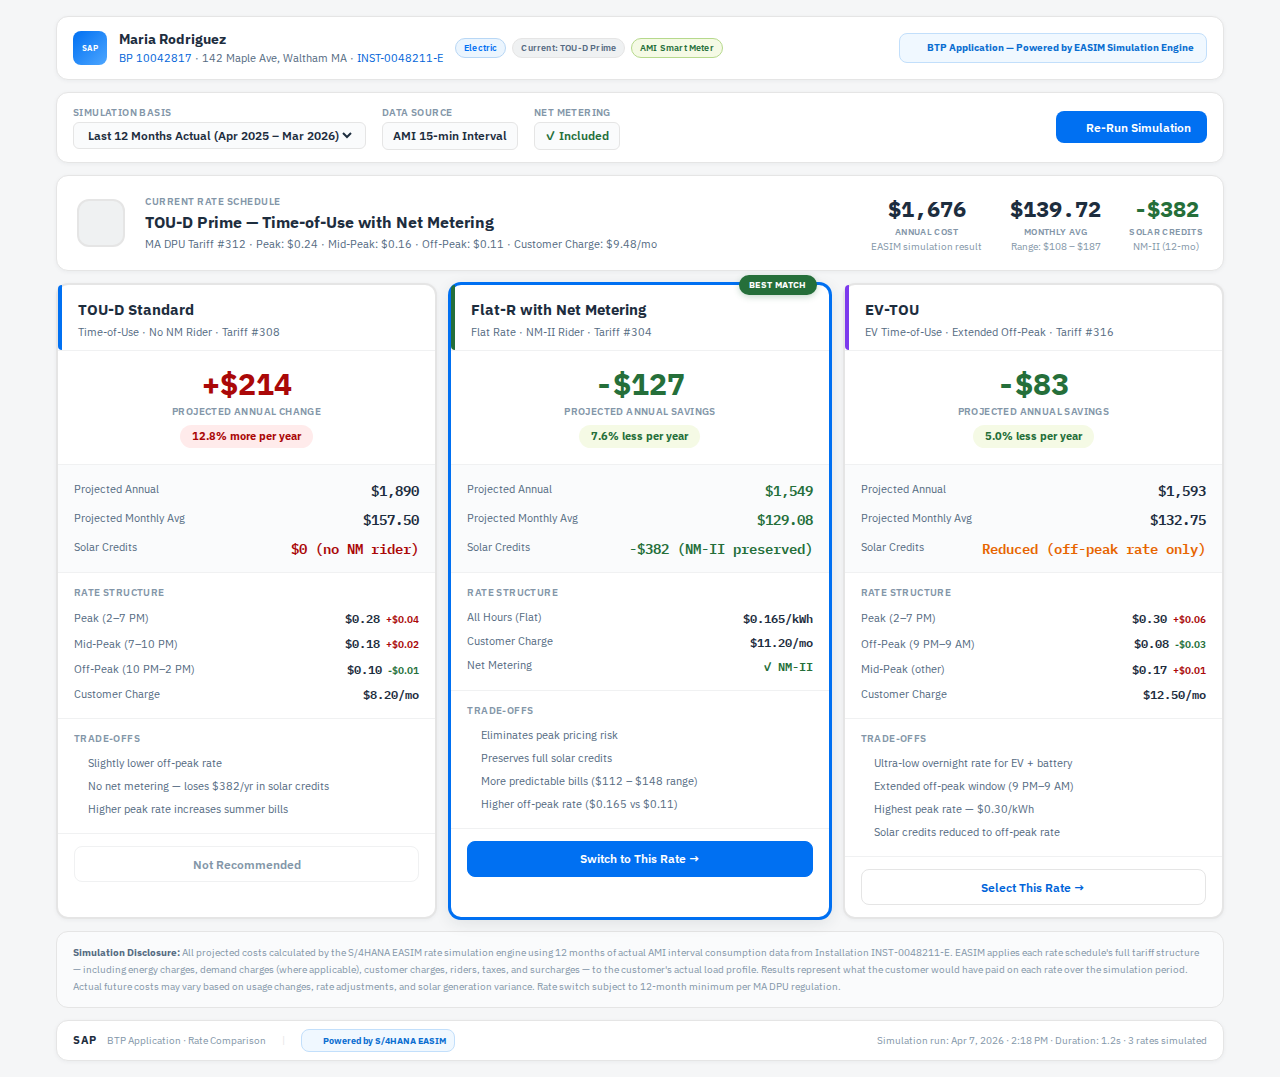
<file: ratesimulation.html>
<!DOCTYPE html>
<html lang="en">
<head>
<meta charset="UTF-8">
<meta name="viewport" content="width=1280">
<title>Rate Comparison</title>
<link rel="stylesheet" href="https://ui5.sap.com/resources/sap/ui/core/themes/base/SAP-icons.css">
<style>
@import url('https://fonts.googleapis.com/css2?family=IBM+Plex+Sans:wght@300;400;500;600;700&family=IBM+Plex+Mono:wght@400;500;600;700&display=swap');

[class^="si-"]::before,[class*=" si-"]::before{font-family:'SAP-icons';font-style:normal;font-weight:normal;display:inline-block;text-align:center;font-size:inherit;line-height:1}
.si-money-bills::before{content:'\e07c'}.si-bar-chart::before{content:'\e090'}
.si-accept::before{content:'\e05b'}.si-decline::before{content:'\e04f'}
.si-alert::before{content:'\e05c'}.si-slim-arrow-down::before{content:'\e1e2'}
.si-locate-me::before{content:'\e171'}.si-electricity::before{content:'\e221'}
.si-customer::before{content:'\e036'}.si-process::before{content:'\e0cb'}
.si-compare::before{content:'\e049'}.si-favorite::before{content:'\e068'}
.si-status-positive::before{content:'\e106'}.si-status-negative::before{content:'\e107'}
.si-status-critical::before{content:'\e109'}.si-connected::before{content:'\e1a3'}
.si-tags::before{content:'\e0e4'}.si-lead::before{content:'\e084'}

*{margin:0;padding:0;box-sizing:border-box}

:root{
  --brand:#0070F2;--brand-bg:#EBF5FE;--brand-border:#B8D7F5;
  --pos:#256F3A;--pos-bg:#F5FAE5;--pos-border:#B6D98C;
  --crit:#AA0808;--crit-bg:#FFEBEB;
  --warn:#E76500;--warn-bg:#FFF8D6;--warn-border:#F5D44E;
  --info:#0070F2;--info-bg:#EBF5FE;
  --neutral:#556B82;--neutral-bg:#EFF1F2;
  --surf:#FFFFFF;--bg:#F5F6F7;--bg2:#FAFBFC;
  --bdr:#E5E5E5;--bdr-lt:#F0F1F2;
  --txt:#1D2D3E;--txt2:#556B82;--txt3:#8396A8;--link:#0064D9;
  --shadow:0 1px 4px rgba(29,45,62,.05);
  --shadow-hover:0 4px 16px rgba(29,45,62,.1);
  --rs:8px;--rm:12px;--pill:100px;
  --btp:#0A6ED1;--btp-bg:#F0F8FF;--btp-border:#C2DFFB;
  --transition:all .25s cubic-bezier(.4,0,.2,1);
  --current:#556B82;--plan-a:#0070F2;--plan-b:#256F3A;--plan-c:#7C3AED
}

body{
  font-family:'72','IBM Plex Sans',-apple-system,sans-serif;
  background:var(--bg);color:var(--txt);font-size:13px;line-height:1.5;
  -webkit-font-smoothing:antialiased
}

.rc-container{max-width:1200px;margin:0 auto;padding:16px}

/* Context strip */
.ctx-strip{
  background:var(--surf);border:1px solid var(--bdr);border-radius:var(--rm);
  padding:12px 16px;display:flex;align-items:center;gap:12px;
  margin-bottom:12px;box-shadow:var(--shadow);flex-wrap:wrap
}
.ctx-strip .ctx-av{
  width:34px;height:34px;border-radius:var(--rs);
  background:linear-gradient(135deg,#0070F2,#4DA6FF);
  display:flex;align-items:center;justify-content:center;flex-shrink:0;padding:5px
}
.ctx-name{font-size:14px;font-weight:700}
.ctx-detail{font-size:11px;color:var(--txt2)}
.ctx-detail a{color:var(--link);text-decoration:none}
.pill{font-size:9px;font-weight:600;padding:2px 8px;border-radius:var(--pill);letter-spacing:.02em}
.pill.pos{background:var(--pos-bg);color:var(--pos);border:1px solid var(--pos-border)}
.pill.info{background:var(--info-bg);color:var(--info);border:1px solid var(--brand-border)}
.pill.ntl{background:var(--neutral-bg);color:var(--neutral);border:1px solid var(--bdr)}
.ctx-right{margin-left:auto;display:flex;align-items:center;gap:8px}
.btp-app-badge{
  display:inline-flex;align-items:center;gap:6px;
  font-size:10px;font-weight:700;color:var(--btp);
  padding:5px 12px;border-radius:var(--rs);background:var(--btp-bg);border:1px solid var(--btp-border)
}

/* Simulation bar */
.sim-bar{
  background:var(--surf);border:1px solid var(--bdr);border-radius:var(--rm);
  padding:12px 16px;margin-bottom:12px;box-shadow:var(--shadow);
  display:flex;align-items:center;gap:16px;flex-wrap:wrap
}
.sb-group{display:flex;flex-direction:column;gap:2px}
.sb-label{font-size:10px;font-weight:600;color:var(--txt3);text-transform:uppercase;letter-spacing:.04em}
.sb-value{font-size:12px;font-weight:600;color:var(--txt);background:var(--bg2);border:1px solid var(--bdr);border-radius:6px;padding:4px 10px;display:inline-flex;align-items:center;gap:4px}
.sb-value select{font-family:inherit;font-size:12px;font-weight:600;color:var(--txt);background:transparent;border:none;cursor:pointer;outline:none}
.sim-run{
  margin-left:auto;height:32px;padding:0 16px;border-radius:var(--rs);
  background:var(--brand);color:#fff;border:none;
  font-family:inherit;font-size:12px;font-weight:600;cursor:pointer;
  display:flex;align-items:center;gap:5px;transition:var(--transition)
}
.sim-run:hover{background:var(--link)}
.sim-run.running{opacity:.7;pointer-events:none}

/* Shimmer loading effect */
@keyframes shimmer{0%{background-position:-400px 0}100%{background-position:400px 0}}
.shimmer{
  position:relative;overflow:hidden
}
.shimmer::after{
  content:'';position:absolute;top:0;left:0;right:0;bottom:0;
  background:linear-gradient(90deg,transparent 0%,rgba(0,112,242,.06) 50%,transparent 100%);
  background-size:400px 100%;
  animation:shimmer 1.2s ease-in-out infinite
}

/* Number transition */
.num-transition{transition:opacity .15s ease}
.num-fade{opacity:.3}

/* Current plan anchor */
.current-anchor{
  background:var(--surf);border:1px solid var(--bdr);border-radius:var(--rm);
  padding:16px 20px;margin-bottom:12px;box-shadow:var(--shadow);
  display:flex;align-items:center;gap:20px;flex-wrap:wrap
}
.ca-badge{
  width:48px;height:48px;border-radius:var(--rm);
  background:var(--neutral-bg);border:2px solid var(--bdr);
  display:flex;align-items:center;justify-content:center;font-size:20px;flex-shrink:0
}
.ca-info{flex:1;min-width:200px}
.ca-info .ca-label{font-size:10px;font-weight:600;text-transform:uppercase;letter-spacing:.05em;color:var(--txt3)}
.ca-info .ca-name{font-size:16px;font-weight:700;color:var(--txt);margin-top:1px}
.ca-info .ca-detail{font-size:11px;color:var(--txt2);margin-top:2px}
.ca-costs{display:flex;gap:28px;flex-wrap:wrap}
.ca-cost{text-align:center;cursor:default}
.ca-cost .cc-val{font-family:'IBM Plex Mono',monospace;font-size:22px;font-weight:700;color:var(--txt)}
.ca-cost .cc-label{font-size:9px;font-weight:600;text-transform:uppercase;letter-spacing:.04em;color:var(--txt3)}
.ca-cost .cc-sub{font-size:10px;color:var(--txt3);margin-top:1px}

/* Comparison cards */
.compare-grid{display:grid;grid-template-columns:repeat(3,1fr);gap:12px;margin-bottom:12px}
@media(max-width:960px){.compare-grid{grid-template-columns:1fr}}

.plan-card{
  background:var(--surf);border:2px solid var(--bdr);border-radius:var(--rm);
  overflow:visible;box-shadow:var(--shadow);
  transition:border-color .2s,box-shadow .2s,transform .2s;
  cursor:pointer;position:relative
}
.plan-card:hover{border-color:var(--brand-border);box-shadow:var(--shadow-hover);transform:translateY(-2px)}
.plan-card.selected{border-color:var(--brand);box-shadow:0 0 0 1px var(--brand),var(--shadow-hover)}
.plan-card.best::before{
  content:'Best Match';position:absolute;top:-10px;right:12px;
  font-size:9px;font-weight:700;padding:3px 10px;border-radius:var(--pill);
  background:var(--pos);color:#fff;text-transform:uppercase;letter-spacing:.04em;
  box-shadow:0 2px 6px rgba(37,111,58,.25)
}

.pc-head{padding:14px 16px 10px;border-bottom:1px solid var(--bdr-lt);position:relative}
.pc-head .pc-color{width:4px;height:100%;position:absolute;left:0;top:0;border-radius:var(--rm) 0 0 var(--rm)}
.pc-name{font-size:15px;font-weight:700;color:var(--txt);margin-left:4px}
.pc-type{font-size:11px;color:var(--txt2);margin-top:2px;margin-left:4px}

/* Savings hero */
.pc-savings{padding:16px;text-align:center;border-bottom:1px solid var(--bdr-lt)}
.sav-amount{font-family:'IBM Plex Mono',monospace;font-size:30px;font-weight:700;line-height:1.1}
.sav-amount.positive{color:var(--pos)}.sav-amount.negative{color:var(--crit)}
.sav-label{font-size:10px;font-weight:600;color:var(--txt3);text-transform:uppercase;letter-spacing:.04em;margin-top:4px}
.sav-pct{display:inline-block;margin-top:6px;padding:3px 12px;border-radius:var(--pill);font-size:11px;font-weight:700}
.sav-pct.positive{background:var(--pos-bg);color:var(--pos)}.sav-pct.negative{background:var(--crit-bg);color:var(--crit)}

/* Projected costs */
.pc-costs{padding:10px 16px;background:var(--bg2);border-bottom:1px solid var(--bdr-lt)}
.pc-cost-row{display:flex;justify-content:space-between;align-items:center;padding:4px 0}
.pc-cost-row .pcr-label{font-size:11px;color:var(--txt2)}
.pc-cost-row .pcr-val{font-family:'IBM Plex Mono',monospace;font-size:14px;font-weight:600}

/* Rate summary */
.pc-rates{padding:12px 16px;border-bottom:1px solid var(--bdr-lt)}
.pr-title{font-size:10px;font-weight:600;text-transform:uppercase;letter-spacing:.04em;color:var(--txt3);margin-bottom:6px}
.rate-row{display:flex;justify-content:space-between;align-items:center;padding:3px 0}
.rate-row .rr-period{font-size:11px;color:var(--txt2)}
.rate-row .rr-price{font-family:'IBM Plex Mono',monospace;font-size:12px;font-weight:600}
.rate-row .rr-delta{font-size:10px;font-weight:600;margin-left:6px}
.rate-row .rr-delta.up{color:var(--crit)}.rate-row .rr-delta.dn{color:var(--pos)}

/* Trade-offs */
.pc-tradeoffs{padding:12px 16px;border-bottom:1px solid var(--bdr-lt)}
.tradeoff-item{display:flex;align-items:flex-start;gap:6px;padding:3px 0;font-size:11px;color:var(--txt2)}
.tradeoff-item .t-icon{flex-shrink:0;margin-top:2px;font-size:10px}
.tradeoff-item .t-icon.pro{color:var(--pos)}.tradeoff-item .t-icon.con{color:var(--warn)}

/* Action */
.pc-action{padding:12px 16px}
.fiori-btn{
  width:100%;height:36px;border-radius:var(--rs);
  font-family:inherit;font-size:12px;font-weight:600;cursor:pointer;
  display:flex;align-items:center;justify-content:center;gap:5px;
  border:1px solid var(--bdr);background:var(--surf);color:var(--link);
  transition:var(--transition)
}
.fiori-btn:hover{background:var(--brand-bg);border-color:var(--brand-border)}
.fiori-btn.primary{background:var(--brand);color:#fff;border-color:var(--brand)}
.fiori-btn.primary:hover{background:var(--link)}
.fiori-btn.muted{color:var(--txt3);border-color:var(--bdr-lt)}

/* Disclosure */
.disclosure{
  background:var(--bg2);border:1px solid var(--bdr);border-radius:var(--rm);
  padding:12px 16px;font-size:10px;color:var(--txt3);line-height:1.7;margin-bottom:12px
}
.disclosure strong{color:var(--txt2)}

/* Footer */
.int-footer{
  background:var(--surf);border:1px solid var(--bdr);border-radius:var(--rm);
  padding:8px 16px;display:flex;align-items:center;gap:10px;
  font-size:10px;color:var(--txt3);box-shadow:var(--shadow)
}
.int-footer .sap-mark{font-weight:700;font-size:11px;color:var(--txt);letter-spacing:.5px}
</style>
</head>
<body>

<div class="rc-container">

<!-- Context -->
<div class="ctx-strip">
  <div class="ctx-av"><svg viewBox="0 0 100 50" width="28" height="14"><text x="50" y="36" text-anchor="middle" fill="#FFF" font-family="'IBM Plex Sans',sans-serif" font-weight="700" font-size="34" letter-spacing="2">SAP</text></svg></div>
  <div>
    <div class="ctx-name" id="bp-name">Maria Rodriguez</div>
    <div class="ctx-detail"><a href="#">BP <span id="bp-number">10042817</span></a> · 142 Maple Ave, Waltham MA · <a href="#">INST-0048211-E</a></div>
  </div>
  <div style="display:flex;gap:6px"><span class="pill info">Electric</span><span class="pill ntl">Current: TOU-D Prime</span><span class="pill pos">AMI Smart Meter</span></div>
  <div class="ctx-right">
    <span class="btp-app-badge"><span class="si-process" style="font-size:12px"></span> BTP Application — Powered by EASIM Simulation Engine</span>
  </div>
</div>

<!-- Simulation params -->
<div class="sim-bar">
  <div class="sb-group">
    <span class="sb-label">Simulation Basis</span>
    <span class="sb-value"><select id="sim-basis"><option value="12mo" selected>Last 12 Months Actual (Apr 2025 – Mar 2026)</option><option value="24mo">Last 24 Months Actual</option><option value="projected">Current Year Projected</option></select></span>
  </div>
  <div class="sb-group">
    <span class="sb-label">Data Source</span>
    <span class="sb-value">AMI 15-min Interval</span>
  </div>
  <div class="sb-group">
    <span class="sb-label">Net Metering</span>
    <span class="sb-value" style="color:var(--pos)">✓ Included</span>
  </div>
  <button class="sim-run"><span class="si-process"></span> Re-Run Simulation</button>
</div>

<!-- Current plan -->
<div class="current-anchor" id="current-anchor">
  <div class="ca-badge"><span class="si-electricity" style="font-size:22px;color:var(--neutral)"></span></div>
  <div class="ca-info">
    <div class="ca-label">Current Rate Schedule</div>
    <div class="ca-name">TOU-D Prime — Time-of-Use with Net Metering</div>
    <div class="ca-detail">MA DPU Tariff #312 · Peak: $0.24 · Mid-Peak: $0.16 · Off-Peak: $0.11 · Customer Charge: $9.48/mo</div>
  </div>
  <div class="ca-costs">
    <div class="ca-cost"><div class="cc-val num-transition" id="ca-annual">$1,676</div><div class="cc-label">Annual Cost</div><div class="cc-sub">EASIM simulation result</div></div>
    <div class="ca-cost"><div class="cc-val num-transition" id="ca-monthly">$139.72</div><div class="cc-label">Monthly Avg</div><div class="cc-sub" id="ca-range">Range: $108 – $187</div></div>
    <div class="ca-cost"><div class="cc-val num-transition" style="color:var(--pos)" id="ca-solar">-$382</div><div class="cc-label">Solar Credits</div><div class="cc-sub">NM-II (12-mo)</div></div>
  </div>
</div>

<!-- Comparison cards -->
<div class="compare-grid">

  <!-- Plan A: TOU-D Standard -->
  <div class="plan-card" id="card-a" onclick="selectCard(this)">
    <div class="pc-head"><div class="pc-color" style="background:var(--plan-a)"></div>
      <div class="pc-name">TOU-D Standard</div>
      <div class="pc-type">Time-of-Use · No NM Rider · Tariff #308</div>
    </div>
    <div class="pc-savings">
      <div class="sav-amount negative num-transition" id="a-savings">+$214</div>
      <div class="sav-label">Projected Annual Change</div>
      <div class="sav-pct negative num-transition" id="a-pct">12.8% more per year</div>
    </div>
    <div class="pc-costs">
      <div class="pc-cost-row"><span class="pcr-label">Projected Annual</span><span class="pcr-val num-transition" id="a-annual">$1,890</span></div>
      <div class="pc-cost-row"><span class="pcr-label">Projected Monthly Avg</span><span class="pcr-val num-transition" id="a-monthly">$157.50</span></div>
      <div class="pc-cost-row"><span class="pcr-label">Solar Credits</span><span class="pcr-val num-transition" id="a-solar" style="color:var(--crit)">$0 (no NM rider)</span></div>
    </div>
    <div class="pc-rates">
      <div class="pr-title">Rate Structure</div>
      <div class="rate-row"><span class="rr-period">Peak (2–7 PM)</span><span><span class="rr-price">$0.28</span><span class="rr-delta up">+$0.04</span></span></div>
      <div class="rate-row"><span class="rr-period">Mid-Peak (7–10 PM)</span><span><span class="rr-price">$0.18</span><span class="rr-delta up">+$0.02</span></span></div>
      <div class="rate-row"><span class="rr-period">Off-Peak (10 PM–2 PM)</span><span><span class="rr-price">$0.10</span><span class="rr-delta dn">-$0.01</span></span></div>
      <div class="rate-row"><span class="rr-period">Customer Charge</span><span class="rr-price">$8.20/mo</span></div>
    </div>
    <div class="pc-tradeoffs">
      <div class="pr-title">Trade-offs</div>
      <div class="tradeoff-item"><span class="t-icon pro"><span class="si-status-positive"></span></span> Slightly lower off-peak rate</div>
      <div class="tradeoff-item"><span class="t-icon con"><span class="si-status-critical"></span></span> No net metering — loses $382/yr in solar credits</div>
      <div class="tradeoff-item"><span class="t-icon con"><span class="si-status-critical"></span></span> Higher peak rate increases summer bills</div>
    </div>
    <div class="pc-action"><button class="fiori-btn muted">Not Recommended</button></div>
  </div>

  <!-- Plan B: Flat-R (Best Match) -->
  <div class="plan-card best selected" id="card-b" onclick="selectCard(this)">
    <div class="pc-head"><div class="pc-color" style="background:var(--plan-b)"></div>
      <div class="pc-name">Flat-R with Net Metering</div>
      <div class="pc-type">Flat Rate · NM-II Rider · Tariff #304</div>
    </div>
    <div class="pc-savings">
      <div class="sav-amount positive num-transition" id="b-savings">-$127</div>
      <div class="sav-label">Projected Annual Savings</div>
      <div class="sav-pct positive num-transition" id="b-pct">7.6% less per year</div>
    </div>
    <div class="pc-costs">
      <div class="pc-cost-row"><span class="pcr-label">Projected Annual</span><span class="pcr-val num-transition" id="b-annual" style="color:var(--pos)">$1,549</span></div>
      <div class="pc-cost-row"><span class="pcr-label">Projected Monthly Avg</span><span class="pcr-val num-transition" id="b-monthly" style="color:var(--pos)">$129.08</span></div>
      <div class="pc-cost-row"><span class="pcr-label">Solar Credits</span><span class="pcr-val num-transition" id="b-solar" style="color:var(--pos)">-$382 (NM-II preserved)</span></div>
    </div>
    <div class="pc-rates">
      <div class="pr-title">Rate Structure</div>
      <div class="rate-row"><span class="rr-period">All Hours (Flat)</span><span class="rr-price">$0.165/kWh</span></div>
      <div class="rate-row"><span class="rr-period">Customer Charge</span><span class="rr-price">$11.20/mo</span></div>
      <div class="rate-row"><span class="rr-period">Net Metering</span><span class="rr-price" style="color:var(--pos)">✓ NM-II</span></div>
    </div>
    <div class="pc-tradeoffs">
      <div class="pr-title">Trade-offs</div>
      <div class="tradeoff-item"><span class="t-icon pro"><span class="si-status-positive"></span></span> Eliminates peak pricing risk</div>
      <div class="tradeoff-item"><span class="t-icon pro"><span class="si-status-positive"></span></span> Preserves full solar credits</div>
      <div class="tradeoff-item"><span class="t-icon pro"><span class="si-status-positive"></span></span> More predictable bills ($112 – $148 range)</div>
      <div class="tradeoff-item"><span class="t-icon con"><span class="si-status-critical"></span></span> Higher off-peak rate ($0.165 vs $0.11)</div>
    </div>
    <div class="pc-action"><button class="fiori-btn primary">Switch to This Rate →</button></div>
  </div>

  <!-- Plan C: EV-TOU -->
  <div class="plan-card" id="card-c" onclick="selectCard(this)">
    <div class="pc-head"><div class="pc-color" style="background:var(--plan-c)"></div>
      <div class="pc-name">EV-TOU</div>
      <div class="pc-type">EV Time-of-Use · Extended Off-Peak · Tariff #316</div>
    </div>
    <div class="pc-savings">
      <div class="sav-amount positive num-transition" id="c-savings">-$83</div>
      <div class="sav-label">Projected Annual Savings</div>
      <div class="sav-pct positive num-transition" id="c-pct">5.0% less per year</div>
    </div>
    <div class="pc-costs">
      <div class="pc-cost-row"><span class="pcr-label">Projected Annual</span><span class="pcr-val num-transition" id="c-annual">$1,593</span></div>
      <div class="pc-cost-row"><span class="pcr-label">Projected Monthly Avg</span><span class="pcr-val num-transition" id="c-monthly">$132.75</span></div>
      <div class="pc-cost-row"><span class="pcr-label">Solar Credits</span><span class="pcr-val num-transition" id="c-solar" style="color:var(--warn)">Reduced (off-peak rate only)</span></div>
    </div>
    <div class="pc-rates">
      <div class="pr-title">Rate Structure</div>
      <div class="rate-row"><span class="rr-period">Peak (2–7 PM)</span><span><span class="rr-price">$0.30</span><span class="rr-delta up">+$0.06</span></span></div>
      <div class="rate-row"><span class="rr-period">Off-Peak (9 PM–9 AM)</span><span><span class="rr-price">$0.08</span><span class="rr-delta dn">-$0.03</span></span></div>
      <div class="rate-row"><span class="rr-period">Mid-Peak (other)</span><span><span class="rr-price">$0.17</span><span class="rr-delta up">+$0.01</span></span></div>
      <div class="rate-row"><span class="rr-period">Customer Charge</span><span class="rr-price">$12.50/mo</span></div>
    </div>
    <div class="pc-tradeoffs">
      <div class="pr-title">Trade-offs</div>
      <div class="tradeoff-item"><span class="t-icon pro"><span class="si-status-positive"></span></span> Ultra-low overnight rate for EV + battery</div>
      <div class="tradeoff-item"><span class="t-icon pro"><span class="si-status-positive"></span></span> Extended off-peak window (9 PM–9 AM)</div>
      <div class="tradeoff-item"><span class="t-icon con"><span class="si-status-critical"></span></span> Highest peak rate — $0.30/kWh</div>
      <div class="tradeoff-item"><span class="t-icon con"><span class="si-status-critical"></span></span> Solar credits reduced to off-peak rate</div>
    </div>
    <div class="pc-action"><button class="fiori-btn">Select This Rate →</button></div>
  </div>

</div>

<!-- Disclosure -->
<div class="disclosure">
  <strong>Simulation Disclosure:</strong> All projected costs calculated by the S/4HANA EASIM rate simulation engine using 12 months of actual AMI interval consumption data from Installation INST-0048211-E. EASIM applies each rate schedule's full tariff structure — including energy charges, demand charges (where applicable), customer charges, riders, taxes, and surcharges — to the customer's actual load profile. Results represent what the customer would have paid on each rate over the simulation period. Actual future costs may vary based on usage changes, rate adjustments, and solar generation variance. Rate switch subject to 12-month minimum per MA DPU regulation.
</div>

<!-- Footer -->
<div class="int-footer">
  <span class="sap-mark">SAP</span>
  BTP Application · Rate Comparison
  <span style="margin:0 6px;color:var(--bdr)">|</span>
  <span class="btp-app-badge" style="font-size:9px;padding:3px 8px"><span class="si-process" style="font-size:10px"></span> Powered by S/4HANA EASIM</span>
  <span style="margin-left:auto" id="sim-timestamp">Simulation run: Apr 7, 2026 · 2:18 PM · Duration: 1.2s · 3 rates simulated</span>
</div>

</div>

<script>
// Simulation datasets — three scenarios keyed by the select value
const scenarios = {
  '12mo': {
    label: 'Last 12 Months Actual (Apr 2025 – Mar 2026)',
    current: { annual:'$1,676', monthly:'$139.72', range:'Range: $108 – $187', solar:'-$382' },
    a: { savings:'+$214', pct:'12.8% more per year', savClass:'negative', annual:'$1,890', monthly:'$157.50', solar:'$0 (no NM rider)', solarColor:'var(--crit)' },
    b: { savings:'-$127', pct:'7.6% less per year', savClass:'positive', annual:'$1,549', monthly:'$129.08', solar:'-$382 (NM-II preserved)', solarColor:'var(--pos)' },
    c: { savings:'-$83', pct:'5.0% less per year', savClass:'positive', annual:'$1,593', monthly:'$132.75', solar:'Reduced (off-peak rate only)', solarColor:'var(--warn)' },
    best: 'b',
    duration: '1.2s'
  },
  '24mo': {
    label: 'Last 24 Months Actual',
    current: { annual:'$1,588', monthly:'$132.33', range:'Range: $96 – $187', solar:'-$410' },
    a: { savings:'+$186', pct:'11.7% more per year', savClass:'negative', annual:'$1,774', monthly:'$147.83', solar:'$0 (no NM rider)', solarColor:'var(--crit)' },
    b: { savings:'-$94', pct:'5.9% less per year', savClass:'positive', annual:'$1,494', monthly:'$124.50', solar:'-$410 (NM-II preserved)', solarColor:'var(--pos)' },
    c: { savings:'-$142', pct:'8.9% less per year', savClass:'positive', annual:'$1,446', monthly:'$120.50', solar:'Reduced (off-peak rate only)', solarColor:'var(--warn)' },
    best: 'c',
    duration: '2.4s'
  },
  'projected': {
    label: 'Current Year Projected',
    current: { annual:'$1,740', monthly:'$145.00', range:'Range: $112 – $198', solar:'-$365' },
    a: { savings:'+$248', pct:'14.3% more per year', savClass:'negative', annual:'$1,988', monthly:'$165.67', solar:'$0 (no NM rider)', solarColor:'var(--crit)' },
    b: { savings:'-$108', pct:'6.2% less per year', savClass:'positive', annual:'$1,632', monthly:'$136.00', solar:'-$365 (NM-II preserved)', solarColor:'var(--pos)' },
    c: { savings:'-$71', pct:'4.1% less per year', savClass:'positive', annual:'$1,669', monthly:'$139.08', solar:'Reduced (off-peak rate only)', solarColor:'var(--warn)' },
    best: 'b',
    duration: '1.5s'
  }
};

function selectCard(el){
  document.querySelectorAll('.plan-card').forEach(c=>c.classList.remove('selected'));
  el.classList.add('selected');
}

function getScenarioKey(){
  return document.getElementById('sim-basis').value;
}

function runSimulation(){
  const btn = document.querySelector('.sim-run');
  const key = getScenarioKey();
  const data = scenarios[key];

  // 1. Start loading state
  btn.classList.add('running');
  btn.innerHTML = '<span class="si-process"></span> Simulating...';

  // Fade all numbers
  document.querySelectorAll('.num-transition').forEach(el => el.classList.add('num-fade'));
  document.querySelectorAll('.plan-card').forEach(c => c.classList.add('shimmer'));

  // 2. After delay, update data
  setTimeout(()=>{
    // Current anchor
    document.getElementById('ca-annual').textContent = data.current.annual;
    document.getElementById('ca-monthly').textContent = data.current.monthly;
    document.getElementById('ca-range').textContent = data.current.range;
    document.getElementById('ca-solar').textContent = data.current.solar;

    // Plan A
    const aSav = document.getElementById('a-savings');
    aSav.textContent = data.a.savings;
    aSav.className = 'sav-amount '+data.a.savClass+' num-transition';
    const aPct = document.getElementById('a-pct');
    aPct.textContent = data.a.pct;
    aPct.className = 'sav-pct '+data.a.savClass+' num-transition';
    document.getElementById('a-annual').textContent = data.a.annual;
    document.getElementById('a-monthly').textContent = data.a.monthly;
    document.getElementById('a-solar').textContent = data.a.solar;
    document.getElementById('a-solar').style.color = data.a.solarColor;

    // Plan B
    const bSav = document.getElementById('b-savings');
    bSav.textContent = data.b.savings;
    bSav.className = 'sav-amount '+data.b.savClass+' num-transition';
    const bPct = document.getElementById('b-pct');
    bPct.textContent = data.b.pct;
    bPct.className = 'sav-pct '+data.b.savClass+' num-transition';
    document.getElementById('b-annual').textContent = data.b.annual;
    document.getElementById('b-annual').style.color = data.b.savClass==='positive'?'var(--pos)':'var(--txt)';
    document.getElementById('b-monthly').textContent = data.b.monthly;
    document.getElementById('b-monthly').style.color = data.b.savClass==='positive'?'var(--pos)':'var(--txt)';
    document.getElementById('b-solar').textContent = data.b.solar;
    document.getElementById('b-solar').style.color = data.b.solarColor;

    // Plan C
    const cSav = document.getElementById('c-savings');
    cSav.textContent = data.c.savings;
    cSav.className = 'sav-amount '+data.c.savClass+' num-transition';
    const cPct = document.getElementById('c-pct');
    cPct.textContent = data.c.pct;
    cPct.className = 'sav-pct '+data.c.savClass+' num-transition';
    document.getElementById('c-annual').textContent = data.c.annual;
    document.getElementById('c-monthly').textContent = data.c.monthly;
    document.getElementById('c-solar').textContent = data.c.solar;
    document.getElementById('c-solar').style.color = data.c.solarColor;

    // Move "best" badge
    document.querySelectorAll('.plan-card').forEach(c => c.classList.remove('best','selected'));
    const bestCard = document.getElementById('card-'+data.best);
    bestCard.classList.add('best','selected');

    // Update action buttons
    document.querySelectorAll('.pc-action .fiori-btn').forEach(btn => {
      btn.className = 'fiori-btn';
      btn.textContent = 'Select This Rate →';
    });
    bestCard.querySelector('.pc-action .fiori-btn').className = 'fiori-btn primary';
    bestCard.querySelector('.pc-action .fiori-btn').textContent = 'Switch to This Rate →';
    // Mark non-recommended
    document.getElementById('card-a').querySelector('.pc-action .fiori-btn').className = 'fiori-btn muted';
    document.getElementById('card-a').querySelector('.pc-action .fiori-btn').textContent = 'Not Recommended';

    // Update timestamp
    const now = new Date();
    const timeStr = now.toLocaleTimeString('en-US',{hour:'numeric',minute:'2-digit'});
    document.getElementById('sim-timestamp').textContent = 'Simulation run: Apr 7, 2026 · '+timeStr+' · Duration: '+data.duration+' · 3 rates simulated';

    // 3. Remove loading state
    document.querySelectorAll('.num-transition').forEach(el => el.classList.remove('num-fade'));
    document.querySelectorAll('.plan-card').forEach(c => c.classList.remove('shimmer'));
    btn.classList.remove('running');
    btn.innerHTML = '<span class="si-process"></span> Re-Run Simulation';

  }, 1400);
}

// Wire up button
document.querySelector('.sim-run').addEventListener('click', runSimulation);
</script>
</body>
</html>
</file>
